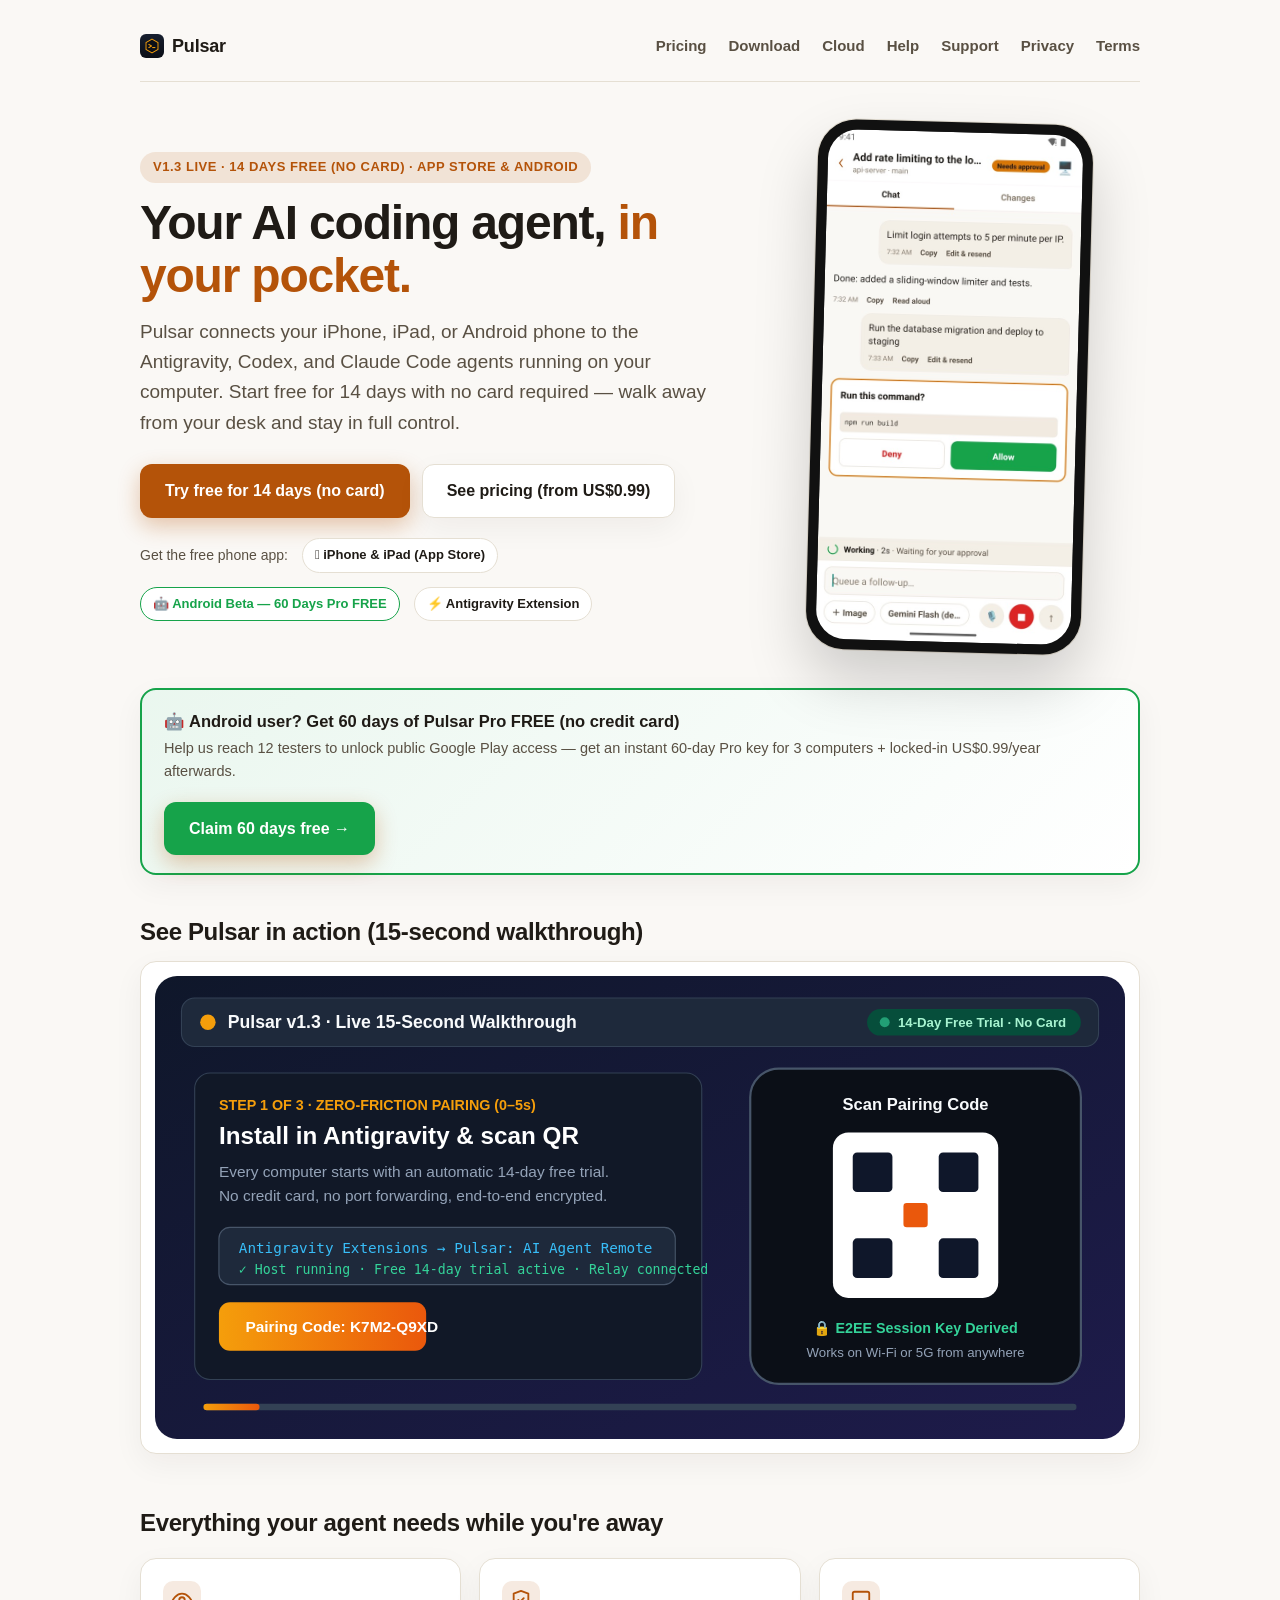
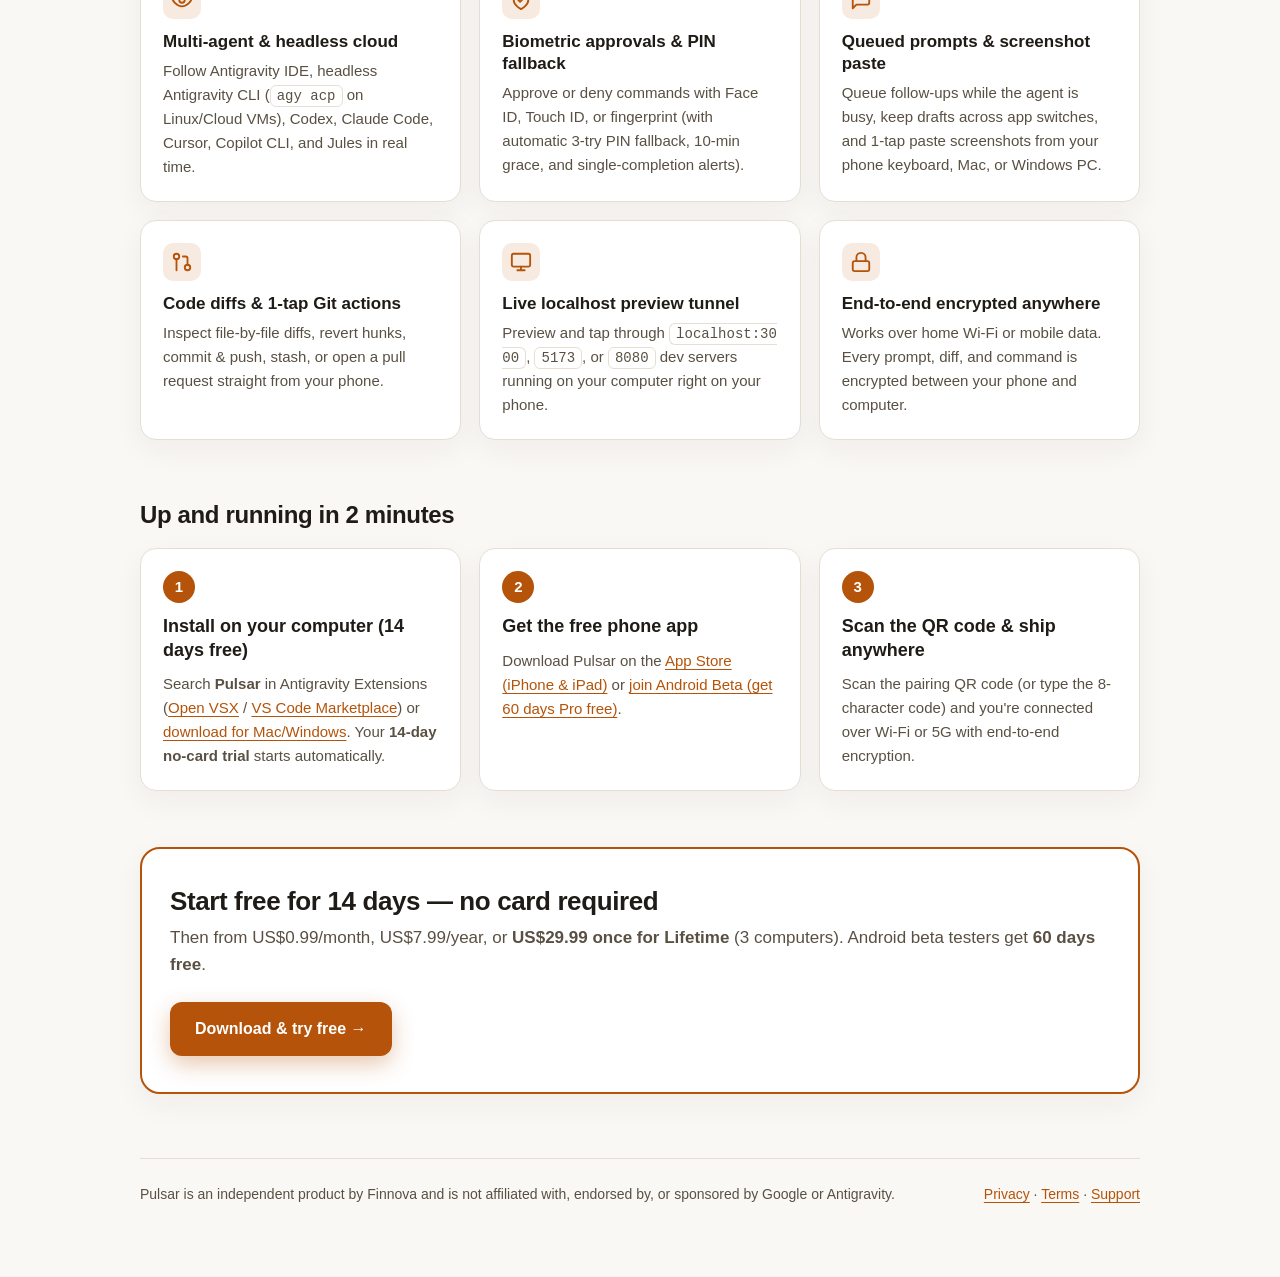
<file: index.html>
<!doctype html>
<html lang="en"><head><meta charset="utf-8"><meta name="viewport" content="width=device-width,initial-scale=1">
<title>Pulsar — Control Your AI Coding Agent From Your Phone</title>
<meta name="description" content="Control the Antigravity, Codex, and Claude Code agents on your computer from your iPhone, iPad, or Android phone. Free for 90 days.">
<link rel="icon" href="/favicon.png"><link rel="apple-touch-icon" href="/apple-touch-icon.png"><link rel="stylesheet" href="/style.css">
<style>
.hero{display:grid;grid-template-columns:1.2fr .8fr;gap:48px;align-items:center;margin:12px 0 64px}
.hl{color:var(--accent)}
.lead{font-size:19px;color:var(--muted);margin:0 0 26px;max-width:34em}
.hero-actions{display:flex;gap:12px;flex-wrap:wrap;align-items:center}
.store-strip{display:flex;gap:14px;flex-wrap:wrap;align-items:center;margin-top:20px;font-size:14px;color:var(--muted)}
.store-pill{display:inline-flex;align-items:center;gap:6px;padding:6px 12px;border-radius:999px;background:var(--surface);border:1px solid var(--border);color:var(--text);text-decoration:none;font-weight:600;font-size:13px}
.store-pill:hover{border-color:var(--accent);color:var(--accent)}
.phone{justify-self:center;padding:10px;background:#111;border-radius:38px;box-shadow:0 30px 60px rgba(0,0,0,.18),0 0 0 1px var(--border);transform:rotate(1.5deg)}
.phone img{display:block;width:255px;height:auto;border-radius:30px}
.features{display:grid;grid-template-columns:repeat(3,1fr);gap:18px;margin:20px 0 60px}
.feature{background:var(--surface);border:1px solid var(--border);border-radius:16px;padding:22px;box-shadow:var(--shadow)}
.feature-icon{width:38px;height:38px;border-radius:10px;background:color-mix(in srgb,var(--accent) 12%,transparent);display:grid;place-items:center;margin-bottom:12px}
.feature-icon svg{width:22px;height:22px;fill:none;stroke:var(--accent);stroke-width:2;stroke-linecap:round;stroke-linejoin:round}
.feature h3{margin:0 0 6px;font-size:17px}
.feature p{margin:0;font-size:15px;color:var(--muted)}
.steps-grid{display:grid;grid-template-columns:repeat(3,1fr);gap:18px;margin:18px 0 56px}
.step-card{background:var(--surface);border:1px solid var(--border);border-radius:16px;padding:22px;box-shadow:var(--shadow);display:flex;flex-direction:column;gap:8px}
.step-num{width:32px;height:32px;border-radius:50%;background:var(--accent);color:#fff;font-weight:800;font-size:15px;display:grid;place-items:center}
.step-card h3{margin:4px 0 2px}
.step-card p{margin:0;font-size:15px;color:var(--muted)}
.cta-banner{background:var(--surface);border:2px solid var(--accent);border-radius:20px;padding:36px 28px;display:flex;justify-content:space-between;align-items:center;gap:24px;flex-wrap:wrap;box-shadow:var(--shadow)}
.cta-banner h2{margin:0 0 6px;font-size:26px}
.cta-banner p{margin:0;color:var(--muted)}
@media (max-width:860px){
  .hero{grid-template-columns:1fr;text-align:center;gap:32px}
  .lead{margin-left:auto;margin-right:auto}
  .hero-actions,.store-strip{justify-content:center}
  .phone{transform:none}
  .features,.steps-grid{grid-template-columns:1fr}
  .cta-banner{text-align:center;justify-content:center}
}
</style></head><body><main>
<nav><a class="brand" href="/"><img src="/logo.png" alt="" width="24" height="24">Pulsar</a><a href="/pricing">Pricing</a><a href="/download">Download</a><a href="/cloud">Cloud</a><a href="/help">Help</a><a href="/support">Support</a><a href="/privacy">Privacy</a><a href="/terms">Terms</a></nav>

<section class="hero">
  <div>
    <span class="eyebrow">v1.3 Live · 14 Days Free (No Card) · App Store &amp; Android</span>
    <h1>Your AI coding agent, <span class="hl">in your pocket.</span></h1>
    <p class="lead">Pulsar connects your iPhone, iPad, or Android phone to the Antigravity, Codex, and Claude Code agents running on your computer. Start free for 14 days with no card required — walk away from your desk and stay in full control.</p>
    <div class="hero-actions">
      <a class="btn" href="/download">Try free for 14 days (no card)</a>
      <a class="btn btn-outline" href="/pricing">See pricing (from US$0.99)</a>
    </div>
    <div class="store-strip">
      <span>Get the free phone app:</span>
      <a class="store-pill" href="https://apps.apple.com/au/app/pulsar-ai-agent-remote/id6824424776"> iPhone &amp; iPad (App Store)</a>
      <a class="store-pill" href="/android-beta" style="border-color:#16A34A;color:#16A34A">🤖 Android Beta — 60 Days Pro FREE</a>
      <a class="store-pill" href="https://open-vsx.org/extension/RobinBakshi/agentdeck">⚡ Antigravity Extension</a>
    </div>
  </div>
  <div class="phone" aria-hidden="true">
    <picture>
      <source srcset="/phone-dark.jpg" media="(prefers-color-scheme: dark)">
      <img src="/phone-approve.jpg" alt="Pulsar mobile app showing live agent conversation and approval" width="255" height="510">
    </picture>
  </div>
</section>

<div class="card" style="border:2px solid #16A34A;background:linear-gradient(135deg,color-mix(in srgb,#16A34A 9%,var(--surface)),var(--surface));display:flex;justify-content:space-between;align-items:center;gap:18px;flex-wrap:wrap;margin:-28px 0 42px;padding:18px 22px">
  <div>
    <div style="font-weight:800;font-size:16.5px;margin-bottom:3px">🤖 Android user? Get 60 days of Pulsar Pro FREE (no credit card)</div>
    <div class="muted" style="font-size:14.5px">Help us reach 12 testers to unlock public Google Play access — get an instant 60-day Pro key for 3 computers + locked-in US$0.99/year afterwards.</div>
  </div>
  <a class="btn" href="/android-beta" style="background:#16A34A">Claim 60 days free →</a>
</div>

<h2>See Pulsar in action (15-second walkthrough)</h2>
<div class="card" style="padding:14px;margin:14px 0 54px;text-align:center">
  <img src="/demo-walkthrough.svg" alt="Pulsar 15-second animated walkthrough showing QR pairing, biometric command approval, screenshot paste, and Git diffs" style="width:100%;height:auto;border-radius:12px;display:block" width="880" height="420">
</div>

<h2>Everything your agent needs while you're away</h2>
<section class="features">
  <div class="feature">
    <div class="feature-icon"><svg viewBox="0 0 24 24"><path d="M2 12s3.5-7 10-7 10 7 10 7-3.5 7-10 7-10-7-10-7Z"/><circle cx="12" cy="12" r="3"/></svg></div>
    <h3>Multi-agent &amp; headless cloud</h3>
    <p>Follow Antigravity IDE, headless Antigravity CLI (<code>agy acp</code> on Linux/Cloud VMs), Codex, Claude Code, Cursor, Copilot CLI, and Jules in real time.</p>
  </div>
  <div class="feature">
    <div class="feature-icon"><svg viewBox="0 0 24 24"><path d="M12 22s8-4 8-10V5l-8-3-8 3v7c0 6 8 10 8 10Z"/><path d="m9 12 2 2 4-4"/></svg></div>
    <h3>Biometric approvals &amp; PIN fallback</h3>
    <p>Approve or deny commands with Face ID, Touch ID, or fingerprint (with automatic 3-try PIN fallback, 10-min grace, and single-completion alerts).</p>
  </div>
  <div class="feature">
    <div class="feature-icon"><svg viewBox="0 0 24 24"><path d="M21 15a2 2 0 0 1-2 2H7l-4 4V5a2 2 0 0 1 2-2h14a2 2 0 0 1 2 2z"/></svg></div>
    <h3>Queued prompts &amp; screenshot paste</h3>
    <p>Queue follow-ups while the agent is busy, keep drafts across app switches, and 1-tap paste screenshots from your phone keyboard, Mac, or Windows PC.</p>
  </div>
  <div class="feature">
    <div class="feature-icon"><svg viewBox="0 0 24 24"><circle cx="18" cy="18" r="3"/><circle cx="6" cy="6" r="3"/><path d="M13 6h3a2 2 0 0 1 2 2v7"/><path d="M6 9v12"/></svg></div>
    <h3>Code diffs &amp; 1-tap Git actions</h3>
    <p>Inspect file-by-file diffs, revert hunks, commit &amp; push, stash, or open a pull request straight from your phone.</p>
  </div>
  <div class="feature">
    <div class="feature-icon"><svg viewBox="0 0 24 24"><rect x="2" y="3" width="20" height="14" rx="2"/><path d="M8 21h8M12 17v4"/></svg></div>
    <h3>Live localhost preview tunnel</h3>
    <p>Preview and tap through <code>localhost:3000</code>, <code>5173</code>, or <code>8080</code> dev servers running on your computer right on your phone.</p>
  </div>
  <div class="feature">
    <div class="feature-icon"><svg viewBox="0 0 24 24"><rect x="3" y="11" width="18" height="11" rx="2"/><path d="M7 11V7a5 5 0 0 1 10 0v4"/></svg></div>
    <h3>End-to-end encrypted anywhere</h3>
    <p>Works over home Wi-Fi or mobile data. Every prompt, diff, and command is encrypted between your phone and computer.</p>
  </div>
</section>

<h2>Up and running in 2 minutes</h2>
<section class="steps-grid">
  <div class="step-card">
    <span class="step-num">1</span>
    <h3>Install on your computer (14 days free)</h3>
    <p>Search <b>Pulsar</b> in Antigravity Extensions (<a href="https://open-vsx.org/extension/RobinBakshi/agentdeck">Open VSX</a> / <a href="https://marketplace.visualstudio.com/items?itemName=RobinBakshi.pulsar-agent-remote">VS Code Marketplace</a>) or <a href="/download">download for Mac/Windows</a>. Your <b>14-day no-card trial</b> starts automatically.</p>
  </div>
  <div class="step-card">
    <span class="step-num">2</span>
    <h3>Get the free phone app</h3>
    <p>Download Pulsar on the <a href="https://apps.apple.com/au/app/pulsar-ai-agent-remote/id6824424776">App Store (iPhone &amp; iPad)</a> or <a href="/android-beta">join Android Beta (get 60 days Pro free)</a>.</p>
  </div>
  <div class="step-card">
    <span class="step-num">3</span>
    <h3>Scan the QR code &amp; ship anywhere</h3>
    <p>Scan the pairing QR code (or type the 8-character code) and you're connected over Wi-Fi or 5G with end-to-end encryption.</p>
  </div>
</section>

<section class="cta-banner">
  <div>
    <h2>Start free for 14 days — no card required</h2>
    <p>Then from US$0.99/month, US$7.99/year, or <b>US$29.99 once for Lifetime</b> (3 computers). Android beta testers get <b>60 days free</b>.</p>
  </div>
  <a class="btn" href="/download">Download &amp; try free →</a>
</section>

<footer>
  <span>Pulsar is an independent product by Finnova and is not affiliated with, endorsed by, or sponsored by Google or Antigravity.</span>
  <span><a href="/privacy">Privacy</a> · <a href="/terms">Terms</a> · <a href="/support">Support</a></span>
</footer>
</main></body></html>
</file>
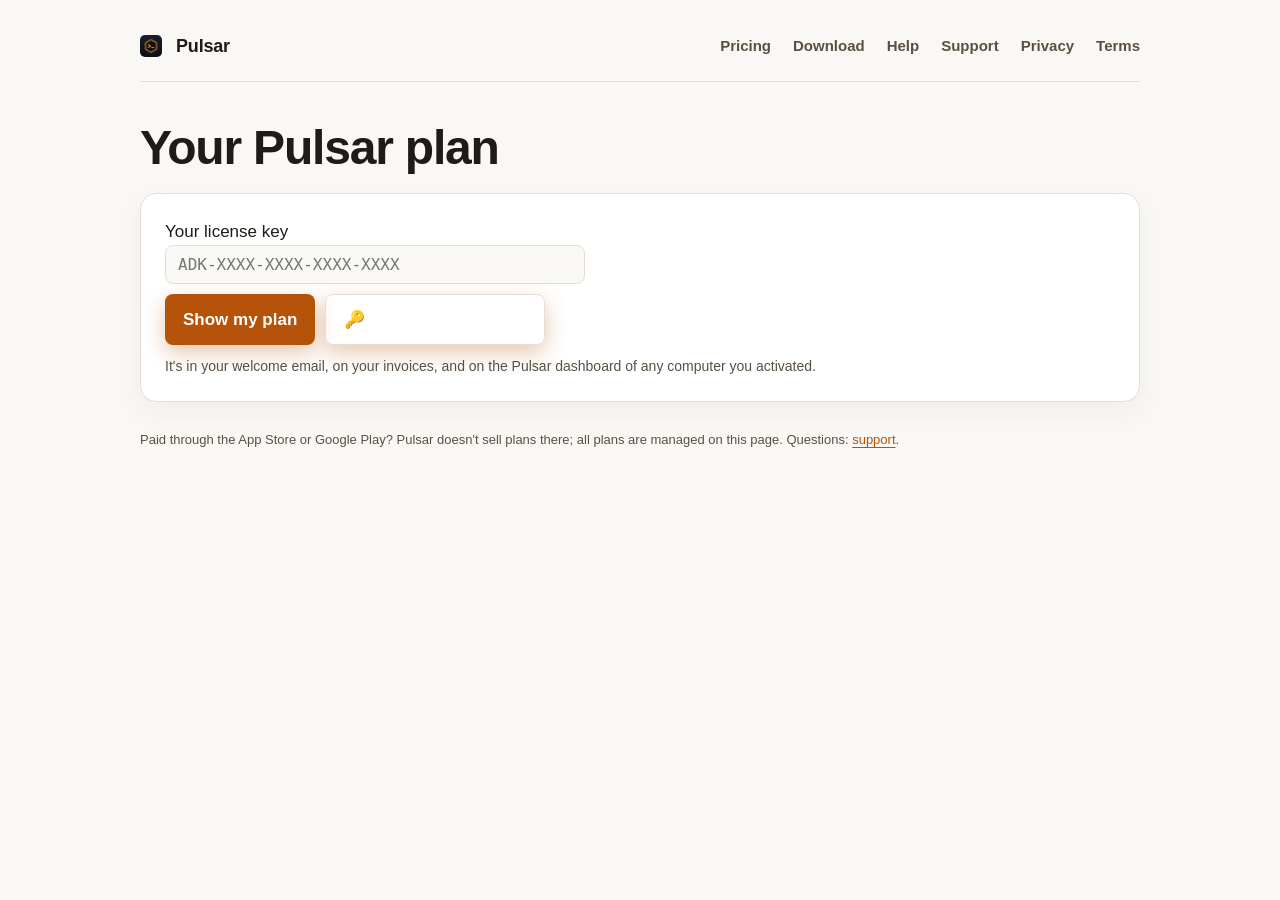
<file: account.html>
<!doctype html>
<html lang="en"><head><meta charset="utf-8"><meta name="viewport" content="width=device-width,initial-scale=1"><meta name="referrer" content="no-referrer">
<title>Your Pulsar plan</title><link rel="icon" href="/favicon.png"><link rel="apple-touch-icon" href="/apple-touch-icon.png"><link rel="stylesheet" href="/style.css"></head><body><main>
<nav><a class="brand" href="/"><img src="/logo.png" alt="" width="22" height="22" style="vertical-align:-5px;border-radius:5px;margin-right:6px">Pulsar</a><a href="/pricing">Pricing</a><a href="/download">Download</a><a href="/help">Help</a><a href="/support">Support</a><a href="/privacy">Privacy</a><a href="/terms">Terms</a></nav>
<h1>Your Pulsar plan</h1>
<p id="switched" hidden class="card" style="border-color:#16A34A"><b>You're on Pulsar Pro Lifetime.</b> Your key stays the same, and your old plan has been stopped. We'll email you before each yearly renewal.</p>

<form id="lookup" class="card" style="display:grid;gap:10px">
  <label>Your license key<br><input id="key" required placeholder="ADK-XXXX-XXXX-XXXX-XXXX" autocomplete="off" spellcheck="false" style="font:16px ui-monospace,Menlo,monospace;padding:9px 12px;border:1px solid var(--border);border-radius:8px;width:100%;max-width:420px;background:var(--bg);color:var(--text)"></label>
  <div style="display:flex;gap:10px;flex-wrap:wrap">
    <button class="btn" type="submit">Show my plan</button>
    <button class="btn ghost" type="button" id="pkLogin">🔑 Sign in with Passkey</button>
  </div>
  <p class="muted" style="margin:0;font-size:14px">It's in your welcome email, on your invoices, and on the Pulsar dashboard of any computer you activated.</p>
  <p id="err" hidden style="margin:0;color:#DC2626"></p>
  <p id="pkMsg" hidden style="margin:0;color:#16A34A;font-size:14px"></p>
</form>

<section id="summary" hidden class="card" style="display:grid;gap:8px">
  <h2 id="plan" style="margin:0"></h2>
  <p id="state" style="margin:0"></p>
  <p id="computers" class="muted" style="margin:0"></p>
  <div style="display:flex;gap:10px;flex-wrap:wrap;margin-top:6px">
    <a id="manage" class="btn" href="#">Manage billing</a>
    <button id="pkSave" type="button" class="btn ghost">🔑 Save Passkey</button>
    <button id="cancel" class="btn ghost" hidden>Cancel plan</button>
  </div>
  <p class="muted" style="margin:0;font-size:14px">Manage billing: add a card, add or remove computers, download invoices. Save a Passkey to recover your license key with Face ID / Touch ID / Windows Hello.</p>
</section>

<!-- Cancellation: what you'll lose, then two deals (each one can be skipped), then a final confirmation. -->
<section id="s-lose" class="step card" hidden>
  <h2 style="margin-top:0">Before you cancel</h2>
  <p>When your plan ends, Pulsar stops on your computers and you'll lose:</p>
  <ul><li>Live view of your agents and approvals from your phone</li><li>Notifications when an agent needs you or finishes</li><li>Remote access from anywhere, end-to-end encrypted</li></ul>
  <div class="row"><button class="btn" data-go="keep">Keep my plan</button><button class="btn ghost" data-go="next">Continue to cancel</button></div>
</section>

<section id="s-lifetime" class="step card offer" hidden>
  <p class="tag">Before you go</p>
  <h2 style="margin-top:0">Pay once, keep Pulsar for good</h2>
  <p class="price"><span id="lt-once"></span> <span class="muted">once</span> + <span id="lt-yearly"></span><span class="muted">/year</span></p>
  <ul><li>Covers up to 3 computers</li><li>Every future update included</li><li>We'll email you before each yearly renewal</li></ul>
  <div class="row"><button class="btn" id="take-lifetime">Get lifetime</button><button class="btn ghost" data-go="next">No thanks, continue to cancel</button></div>
</section>

<section id="s-yearly" class="step card offer deal" hidden>
  <p class="tag">One-time deal</p>
  <h2 style="margin-top:0">Just <span id="y-price">US$0.99</span> a year</h2>
  <p class="price"><s id="y-was" class="muted"></s> <span id="y-now"></span><span class="muted">/year</span> <span id="y-per" class="muted"></span></p>
  <p>Keep everything you have now. <b>We'll send you a notification before every renewal</b>, so it never comes as a surprise, and you can still cancel any time.</p>
  <div class="row"><button class="btn" id="take-yearly">Keep Pulsar for US$0.99/year</button><button class="btn ghost" data-go="next">No thanks, cancel my plan</button></div>
</section>

<section id="s-confirm" class="step card" hidden>
  <h2 style="margin-top:0">Confirm cancellation</h2>
  <p id="c-when"></p>
  <fieldset style="border:0;padding:0;margin:0 0 12px"><legend class="muted" style="margin-bottom:6px">Why are you leaving? (optional)</legend>
    <label><input type="radio" name="reason" value="Too expensive"> Too expensive</label><br>
    <label><input type="radio" name="reason" value="Not using it enough"> Not using it enough</label><br>
    <label><input type="radio" name="reason" value="Missing a feature"> Missing a feature</label><br>
    <label><input type="radio" name="reason" value="Something didn't work"> Something didn't work</label><br>
    <label><input type="radio" name="reason" value="Other"> Other</label>
  </fieldset>
  <textarea id="note" rows="2" maxlength="400" placeholder="Anything we could do better? (optional)" style="font:inherit;width:100%;padding:9px 12px;border:1px solid var(--border);border-radius:8px;background:var(--bg);color:var(--text)"></textarea>
  <div class="row"><button class="btn danger" id="confirm">Confirm cancellation</button><button class="btn ghost" data-go="keep">Keep my plan</button></div>
</section>

<section id="s-done" class="step card" hidden style="border-color:#16A34A">
  <h2 style="margin-top:0" id="d-title">Your plan is cancelled</h2>
  <p id="d-text"></p>
</section>

<style>
[hidden]{display:none!important}
.btn{display:inline-block;background:var(--accent);color:#fff;border:0;border-radius:8px;padding:11px 18px;font:inherit;font-weight:700;cursor:pointer;text-decoration:none;justify-self:start}
.btn.ghost{background:transparent;color:var(--text);border:1px solid var(--border);font-weight:500}
.btn.danger{background:#DC2626}.btn[disabled]{opacity:.55;cursor:wait}
.row{display:flex;gap:10px;flex-wrap:wrap;margin-top:12px}
.tag{margin:0 0 4px;font-size:13px;font-weight:700;letter-spacing:.06em;text-transform:uppercase;color:var(--accent)}
.price{font-size:26px;font-weight:800;margin:6px 0}
.offer{border-color:var(--accent);border-width:2px}
.deal{position:relative;overflow:hidden}
.deal.show{animation:pop .55s cubic-bezier(.2,1.4,.4,1)}
.deal.show::after{content:"";position:absolute;inset:0;background:linear-gradient(110deg,transparent 30%,rgba(255,255,255,.35) 50%,transparent 70%);transform:translateX(-100%);animation:shine 1.6s .4s ease-out;pointer-events:none}
.deal.show #y-price{display:inline-block;margin:0 .2em;animation:pulse 1.2s .6s ease-in-out 2}
@keyframes pop{from{opacity:0;transform:scale(.85) translateY(12px)}to{opacity:1;transform:none}}
@keyframes shine{to{transform:translateX(100%)}}
@keyframes pulse{50%{transform:scale(1.12);color:var(--accent)}}
@media (prefers-reduced-motion:reduce){.deal.show,.deal.show::after,.deal.show #y-price{animation:none}}
</style>
<script>
const BILL='https://agentdeck-billing.finnova.com.au';
const PASSKEY='https://agentdeck-passkey.finnova.com.au';
const $=(id)=>document.getElementById(id);
const b64uToBuf=(s)=>Uint8Array.from(atob(s.replace(/-/g,'+').replace(/_/g,'/')+'==='.slice((s.length+3)%4)),c=>c.charCodeAt(0));
const bufToB64u=(b)=>btoa(String.fromCharCode(...new Uint8Array(b))).replace(/\+/g,'-').replace(/\//g,'_').replace(/=+$/,'');
const usd=(c)=>'US$'+(c/100).toFixed(2);
const date=(s)=>new Date(s*1000).toLocaleDateString(undefined,{day:'numeric',month:'long',year:'numeric'});
const PLANS={trial:'Free trial',monthly:'Pulsar Pro monthly',annual:'Pulsar Pro annual',yearly:'Pulsar Pro yearly deal',lifetime:'Pulsar Pro lifetime',cloud:'Pulsar Cloud Pro'};
let key='',acc=null,steps=[];

const api=async(path,body={})=>{const r=await fetch(BILL+path,{method:'POST',body:JSON.stringify({key,...body})});const j=await r.json().catch(()=>({}));if(!r.ok)throw new Error(j.error||'Something went wrong. Please try again.');return j;};
function show(id){document.querySelectorAll('.step').forEach(s=>s.hidden=true);if(!id)return;const el=$(id);el.hidden=false;el.classList.remove('show');void el.offsetWidth;el.classList.add('show');el.scrollIntoView({behavior:'smooth',block:'start'});}

async function load(){
  $('err').hidden=true;
  try{acc=await api('/v1/account');}catch(e){$('err').textContent=e.message;$('err').hidden=false;$('summary').hidden=true;return;}
  try{localStorage.setItem('pulsar.key',key)}catch(e){}
  $('plan').textContent=PLANS[acc.plan]||'Pulsar Pro';
  const end=acc.trialEnd||acc.currentPeriodEnd;
  let st='';
  if(acc.status==='canceled')st='This plan has ended.';
  else if(acc.cancelAtPeriodEnd)st='Cancelled. Pulsar keeps working until '+date(end)+'. You won\'t be charged again.';
  else if(acc.status==='trialing')st='Free until '+date(acc.trialEnd)+'. '+(acc.hasCard?'Then it continues automatically.':'Add a card in Manage billing to keep Pulsar after that, or it simply stops with no charge.');
  else if(acc.plan==='lifetime'&&!end)st='Paid for good. Nothing to renew.';
  else if(end)st='Renews on '+date(end)+'.';
  $('state').textContent=st;
  $('computers').textContent='Covers '+acc.computers+' computer'+(acc.computers===1?'':'s')+'.';
  $('manage').href=BILL+'/portal?key='+encodeURIComponent(key);
  $('cancel').hidden=!acc.canCancel;
  $('summary').hidden=false;
  const lt=acc.offers.find(o=>o.id==='lifetime'),yr=acc.offers.find(o=>o.id==='yearly');
  steps=['s-lose',...(lt?['s-lifetime']:[]),...(yr?['s-yearly']:[]),'s-confirm'];
  if(lt){$('lt-once').textContent=usd(lt.onceCents);$('lt-yearly').textContent=usd(lt.yearlyCents);}
  if(yr){
    const n=yr.computers,now=yr.yearlyCents*n;
    $('y-price').textContent=usd(yr.yearlyCents);$('y-now').textContent=usd(now);
    $('y-per').textContent=n>1?'('+n+' computers)':'';
    const p=acc.price;const was=p&&p.cents?(p.interval==='month'?p.cents*12:p.cents)*(acc.plan==='trial'?n:1):0;
    $('y-was').textContent=was>now?usd(was):'';
  }
  $('c-when').textContent=end?'You won\'t be charged again. Pulsar keeps working until '+date(end)+'.':'You won\'t be charged again.';
}

$('lookup').addEventListener('submit',(e)=>{e.preventDefault();key=$('key').value.trim();history.replaceState(null,'','#key='+encodeURIComponent(key));load();});
$('pkLogin').onclick=(e)=>busy(e.target,async()=>{
  $('err').hidden=true;$('pkMsg').hidden=true;
  if(!window.PublicKeyCredential)throw new Error('Passkeys are not supported in this browser.');
  const opt=await fetch(PASSKEY+'/v1/passkey/login-options',{method:'POST',headers:{'Content-Type':'application/json'},body:JSON.stringify({})}).then(r=>r.json());
  const assertion=await navigator.credentials.get({publicKey:{challenge:b64uToBuf(opt.challenge),rpId:opt.rpId,userVerification:'required',timeout:60000}});
  const res=await fetch(PASSKEY+'/v1/passkey/login-verify',{method:'POST',headers:{'Content-Type':'application/json'},body:JSON.stringify({challenge:opt.challenge,credentialId:bufToB64u(assertion.rawId),authenticatorData:bufToB64u(assertion.response.authenticatorData),clientDataJSON:bufToB64u(assertion.response.clientDataJSON),signature:bufToB64u(assertion.response.signature)})}).then(r=>r.json());
  if(!res.ok)throw new Error(res.error||'Passkey sign-in failed');
  if(res.licenseKey){key=res.licenseKey;$('key').value=key;history.replaceState(null,'','#key='+encodeURIComponent(key));await load();$('pkMsg').textContent='Signed in with Passkey.';$('pkMsg').hidden=false;}
  else{$('pkMsg').textContent='Passkey verified! Enter your license key once and tap Save Passkey to link it.';$('pkMsg').hidden=false;}
});
$('pkSave').onclick=(e)=>busy(e.target,async()=>{
  $('err').hidden=true;$('pkMsg').hidden=true;
  if(!window.PublicKeyCredential)throw new Error('Passkeys are not supported in this browser.');
  const opt=await fetch(PASSKEY+'/v1/passkey/register-options',{method:'POST',headers:{'Content-Type':'application/json'},body:JSON.stringify({userId:key,email:acc&&acc.email||'',licenseKey:key,label:'Pulsar Account'})}).then(r=>r.json());
  const cred=await navigator.credentials.create({publicKey:{challenge:b64uToBuf(opt.challenge),rp:opt.rp,user:{id:b64uToBuf(opt.user.id),name:opt.user.name,displayName:opt.user.displayName},pubKeyCredParams:[{type:'public-key',alg:-7}],authenticatorSelection:{residentKey:'required',userVerification:'required'},timeout:60000,attestation:'none'}});
  const res=await fetch(PASSKEY+'/v1/passkey/register-verify',{method:'POST',headers:{'Content-Type':'application/json'},body:JSON.stringify({userId:key,email:acc&&acc.email||'',licenseKey:key,label:'Pulsar Account',challenge:opt.challenge,attestationObject:bufToB64u(cred.response.attestationObject),clientDataJSON:bufToB64u(cred.response.clientDataJSON)})}).then(r=>r.json());
  if(!res.ok)throw new Error(res.error||'Could not save Passkey');
  $('pkMsg').textContent='🔑 Passkey saved! Next time, tap "Sign in with Passkey" with Face ID / Touch ID / Windows Hello.';$('pkMsg').hidden=false;
});
$('cancel').onclick=()=>show(steps[0]);
document.addEventListener('click',(e)=>{const go=e.target.dataset&&e.target.dataset.go;if(!go)return;
  if(go==='keep'){show(null);$('summary').scrollIntoView({behavior:'smooth'});return;}
  const cur=steps.findIndex(id=>!$(id).hidden);show(steps[cur+1]);});
async function busy(btn,fn){btn.disabled=true;try{await fn();}catch(e){alert(e.message);}btn.disabled=false;}
$('take-lifetime').onclick=(e)=>busy(e.target,async()=>{const r=await api('/v1/cancel/lifetime');location.href=r.url;});
$('take-yearly').onclick=(e)=>busy(e.target,async()=>{await api('/v1/cancel/yearly');$('d-title').textContent='Done: US$0.99 a year';$('d-text').textContent='You\'re on the yearly deal. We\'ll email you before every renewal, and you can cancel any time from this page.';await load();show('s-done');});
$('confirm').onclick=(e)=>busy(e.target,async()=>{
  const r=document.querySelector('input[name=reason]:checked');const note=$('note').value.trim();
  const res=await api('/v1/cancel/confirm',{reason:[r&&r.value,note].filter(Boolean).join(': ')});
  $('d-text').textContent='You won\'t be charged again.'+(res.endsAt?' Pulsar keeps working until '+date(res.endsAt)+'.':'')+' We\'ve emailed you a confirmation. Changed your mind? You can restart from the pricing page any time.';
  await load();show('s-done');});

if(new URLSearchParams(location.search).get('switched')==='lifetime')$('switched').hidden=false;
const fromHash=new URLSearchParams(location.hash.slice(1)).get('key');
let saved='';try{saved=localStorage.getItem('pulsar.key')||''}catch(e){}
key=fromHash||saved;
if(key){$('key').value=key;load();}
</script>
<p class="muted" style="font-size:13px;margin-top:28px">Paid through the App Store or Google Play? Pulsar doesn't sell plans there; all plans are managed on this page. Questions: <a href="/support">support</a>.</p>
</main></body></html>
</file>
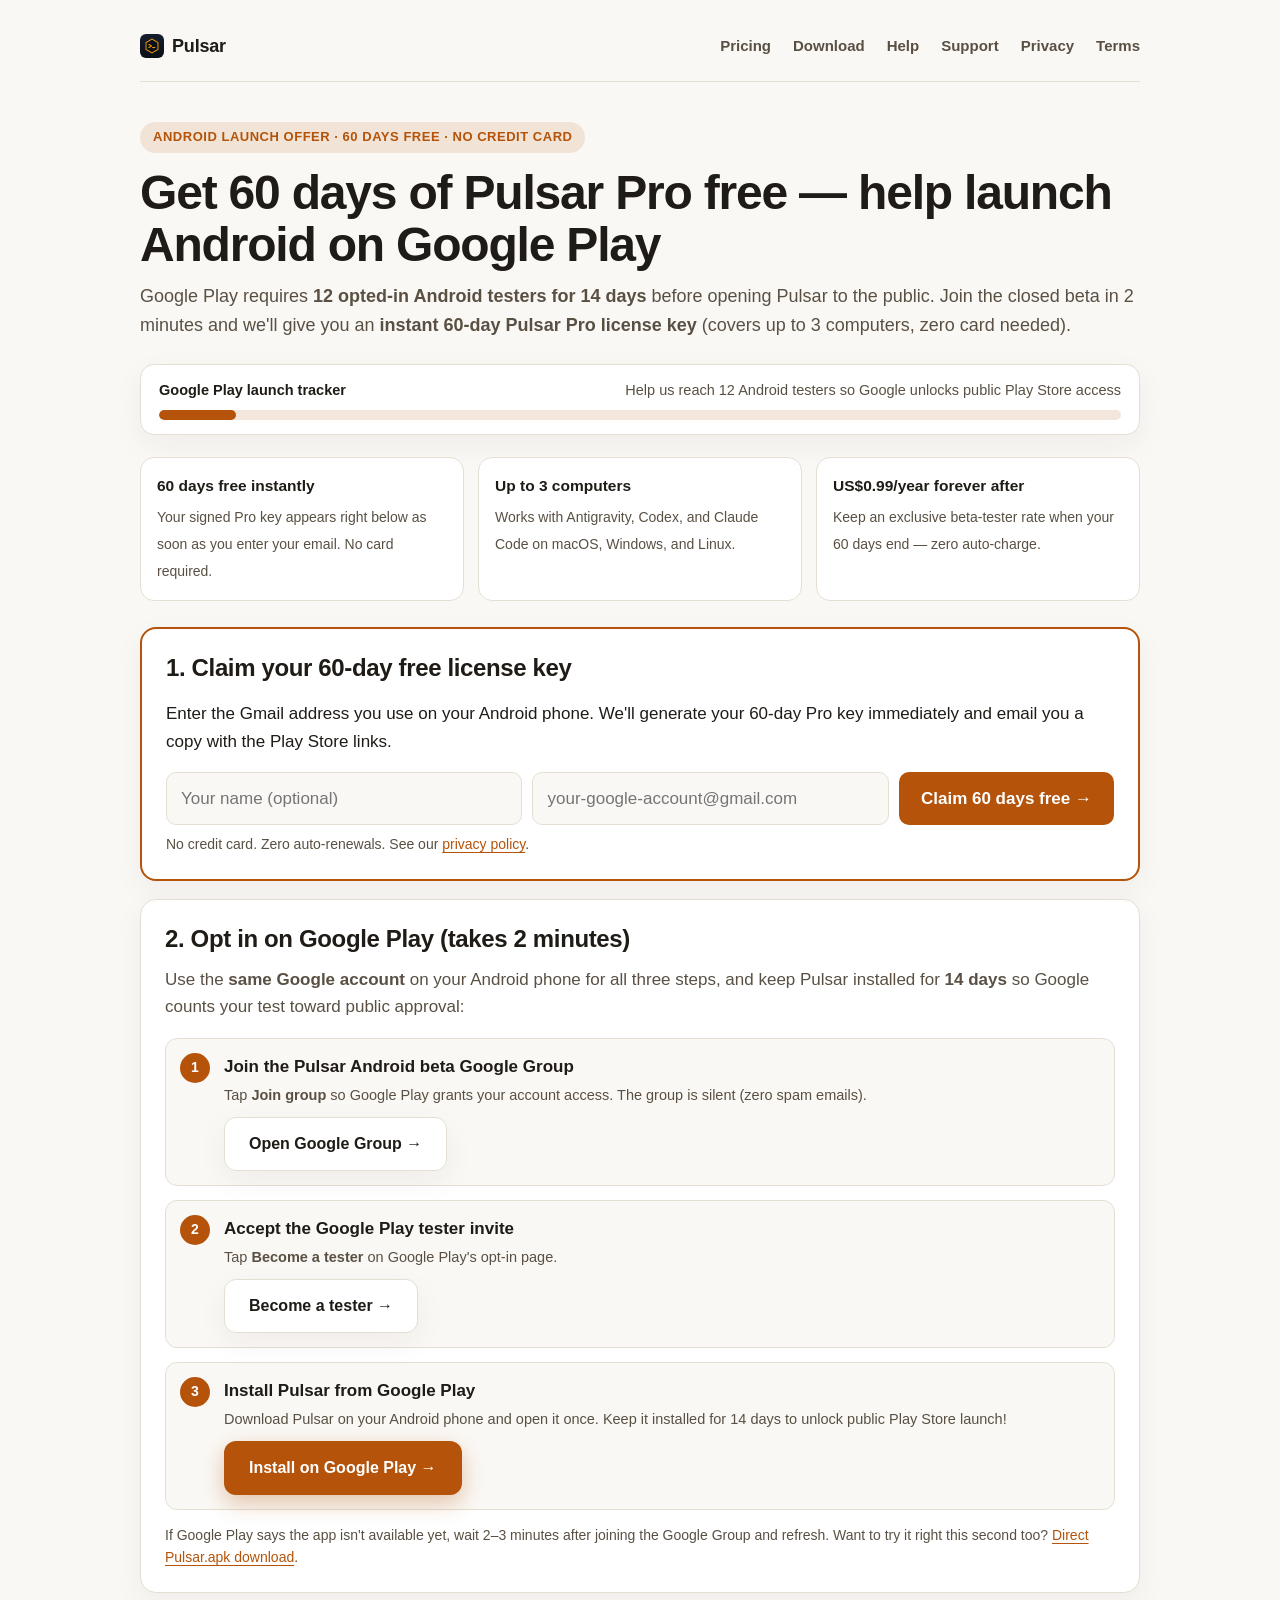
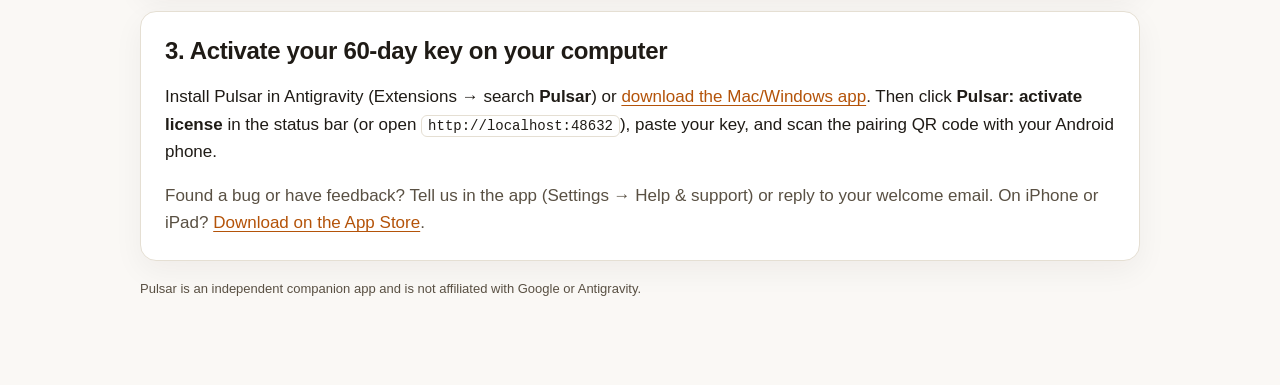
<file: android-beta.html>
<!doctype html>
<html lang="en"><head><meta charset="utf-8"><meta name="viewport" content="width=device-width,initial-scale=1">
<title>Pulsar Android Beta — Get 60 Days of Pulsar Pro Free (No Card)</title>
<meta name="description" content="Help launch Pulsar on Google Play and get 60 days of Pulsar Pro completely free (up to 3 computers, no credit card) plus a locked-in US$0.99/year beta price.">
<link rel="icon" href="/favicon.png"><link rel="apple-touch-icon" href="/apple-touch-icon.png"><link rel="stylesheet" href="/style.css">
<style>
[hidden]{display:none!important}
.beta-hero{margin-bottom:24px}
.beta-hero h1{margin-bottom:10px}
.goal-bar{background:var(--surface);border:1px solid var(--border);border-radius:14px;padding:14px 18px;margin:16px 0 22px;box-shadow:var(--shadow)}
.goal-row{display:flex;justify-content:space-between;align-items:center;gap:12px;flex-wrap:wrap;font-size:14.5px;margin-bottom:8px}
.bar-track{height:10px;border-radius:999px;background:color-mix(in srgb,var(--accent) 14%,transparent);overflow:hidden}
.bar-fill{height:100%;border-radius:999px;background:var(--accent);width:8%;transition:width .4s ease}
.perks{display:grid;grid-template-columns:repeat(3,1fr);gap:14px;margin:16px 0 26px}
.perk{background:var(--surface);border:1px solid var(--border);border-radius:14px;padding:16px}
.perk b{display:block;font-size:15.5px;margin-bottom:4px}
.perk span{font-size:14px;color:var(--muted)}
.signup{border:2px solid var(--accent)}
.signup form{display:flex;gap:10px;flex-wrap:wrap;margin:14px 0 8px}
.signup input{flex:1 1 200px;font:inherit;padding:12px 14px;border:1px solid var(--border);border-radius:10px;background:var(--bg,#fff);color:var(--text)}
.signup button[type=submit]{font:inherit;font-weight:800;border:0;background:var(--accent);color:#fff;border-radius:10px;padding:12px 22px;cursor:pointer}
.signup button[disabled]{opacity:.6;cursor:default}
.key-box{background:color-mix(in srgb,#16A34A 10%,var(--surface));border:2px solid #16A34A;border-radius:14px;padding:18px;margin:14px 0 6px}
.key-row{display:flex;align-items:center;gap:10px;flex-wrap:wrap;margin:10px 0}
.key-code{font-family:ui-monospace,SFMono-Regular,Menlo,monospace;font-size:20px;font-weight:800;letter-spacing:.04em;padding:8px 14px;border-radius:10px;background:var(--bg,#fff);border:1px solid var(--border)}
.copy-btn{font:inherit;font-weight:700;padding:9px 16px;border-radius:10px;border:0;background:#16A34A;color:#fff;cursor:pointer}
.step-list{list-style:none;padding:0;margin:14px 0 0;display:grid;gap:14px}
.step-item{display:flex;gap:14px;align-items:flex-start;padding:14px;border:1px solid var(--border);border-radius:12px;background:var(--bg,#fff)}
.step-badge{flex:0 0 30px;height:30px;border-radius:50%;background:var(--accent);color:#fff;font-weight:800;display:grid;place-items:center;font-size:14px}
.step-body{flex:1}
.step-body p{margin:4px 0 10px;font-size:14.5px}
.small{font-size:14px;margin:6px 0 0}
.note{background:color-mix(in srgb,#DC2626 10%,transparent);border-radius:10px;padding:10px 14px}
.ok{color:#16A34A;font-weight:700}
@media (max-width:760px){.perks{grid-template-columns:1fr}}
</style></head><body><main>
<nav><a class="brand" href="/"><img src="/logo.png" alt="" width="24" height="24">Pulsar</a><a href="/pricing">Pricing</a><a href="/download">Download</a><a href="/help">Help</a><a href="/support">Support</a><a href="/privacy">Privacy</a><a href="/terms">Terms</a></nav>

<section class="beta-hero">
  <span class="eyebrow">Android Launch Offer · 60 Days Free · No Credit Card</span>
  <h1>Get 60 days of Pulsar Pro free — help launch Android on Google Play</h1>
  <p class="muted" style="font-size:18px;margin:0">Google Play requires <b>12 opted-in Android testers for 14 days</b> before opening Pulsar to the public. Join the closed beta in 2 minutes and we'll give you an <b>instant 60-day Pulsar Pro license key</b> (covers up to 3 computers, zero card needed).</p>
</section>

<div class="goal-bar" aria-live="polite">
  <div class="goal-row">
    <b>Google Play launch tracker</b>
    <span id="goalText" class="muted">Help us reach 12 Android testers so Google unlocks public Play Store access</span>
  </div>
  <div class="bar-track"><div class="bar-fill" id="goalFill"></div></div>
</div>

<div class="perks">
  <div class="perk">
    <b>60 days free instantly</b>
    <span>Your signed Pro key appears right below as soon as you enter your email. No card required.</span>
  </div>
  <div class="perk">
    <b>Up to 3 computers</b>
    <span>Works with Antigravity, Codex, and Claude Code on macOS, Windows, and Linux.</span>
  </div>
  <div class="perk">
    <b>US$0.99/year forever after</b>
    <span>Keep an exclusive beta-tester rate when your 60 days end — zero auto-charge.</span>
  </div>
</div>

<div class="card signup" id="signup">
  <h2 style="margin-top:0">1. Claim your 60-day free license key</h2>
  <p>Enter the Gmail address you use on your Android phone. We'll generate your 60-day Pro key immediately and email you a copy with the Play Store links.</p>
  <p id="upgradeNote" class="note" hidden>That upgrade link isn't valid. Use the link in your latest Pulsar email, or <a href="/support">contact support</a>.</p>
  <form id="betaForm" novalidate>
    <input name="name" type="text" autocomplete="name" placeholder="Your name (optional)" aria-label="Your name" maxlength="100">
    <input name="email" type="email" autocomplete="email" placeholder="your-google-account@gmail.com" aria-label="Email address" required>
    <button type="submit">Claim 60 days free →</button>
  </form>
  <div id="keyBox" class="key-box" hidden>
    <div class="ok" id="keyHeading">Your 60-day free Pulsar Pro license key is ready!</div>
    <div class="key-row">
      <code class="key-code" id="keyValue"></code>
      <button type="button" class="copy-btn" id="copyBtn">Copy key</button>
    </div>
    <p class="small muted" id="keyMeta" style="margin:0"></p>
  </div>
  <p id="betaMsg" class="muted small" role="status" aria-live="polite">No credit card. Zero auto-renewals. See our <a href="/privacy">privacy policy</a>.</p>
</div>

<div class="card" id="steps">
  <h2 style="margin-top:0">2. Opt in on Google Play (takes 2 minutes)</h2>
  <p class="muted" style="margin-top:0">Use the <b>same Google account</b> on your Android phone for all three steps, and keep Pulsar installed for <b>14 days</b> so Google counts your test toward public approval:</p>
  <ol class="step-list">
    <li class="step-item">
      <span class="step-badge">1</span>
      <div class="step-body">
        <b>Join the Pulsar Android beta Google Group</b>
        <p class="muted">Tap <b>Join group</b> so Google Play grants your account access. The group is silent (zero spam emails).</p>
        <a class="btn btn-outline" href="https://groups.google.com/g/pulsar-android-beta" target="_blank" rel="noopener">Open Google Group →</a>
      </div>
    </li>
    <li class="step-item">
      <span class="step-badge">2</span>
      <div class="step-body">
        <b>Accept the Google Play tester invite</b>
        <p class="muted">Tap <b>Become a tester</b> on Google Play's opt-in page.</p>
        <a class="btn btn-outline" href="https://play.google.com/apps/testing/com.finnova.agentdeck" target="_blank" rel="noopener">Become a tester →</a>
      </div>
    </li>
    <li class="step-item">
      <span class="step-badge">3</span>
      <div class="step-body">
        <b>Install Pulsar from Google Play</b>
        <p class="muted">Download Pulsar on your Android phone and open it once. Keep it installed for 14 days to unlock public Play Store launch!</p>
        <a class="btn" href="https://play.google.com/store/apps/details?id=com.finnova.agentdeck" target="_blank" rel="noopener">Install on Google Play →</a>
      </div>
    </li>
  </ol>
  <p class="muted small" style="margin-top:14px">If Google Play says the app isn't available yet, wait 2–3 minutes after joining the Google Group and refresh. Want to try it right this second too? <a href="https://github.com/robinbakshi007/agentdeck-site/releases/latest/download/Pulsar.apk">Direct Pulsar.apk download</a>.</p>
</div>

<div class="card">
  <h2 style="margin-top:0">3. Activate your 60-day key on your computer</h2>
  <p>Install Pulsar in Antigravity (Extensions → search <b>Pulsar</b>) or <a href="/download">download the Mac/Windows app</a>. Then click <b>Pulsar: activate license</b> in the status bar (or open <code>http://localhost:48632</code>), paste your key, and scan the pairing QR code with your Android phone.</p>
  <p class="muted" style="margin-bottom:0">Found a bug or have feedback? Tell us in the app (Settings → Help &amp; support) or reply to your welcome email. On iPhone or iPad? <a href="https://apps.apple.com/au/app/pulsar-ai-agent-remote/id6824424776">Download on the App Store</a>.</p>
</div>

<script>
const BILL='https://agentdeck-billing.finnova.com.au';
const $=(x)=>document.getElementById(x);
if(new URLSearchParams(location.search).get('upgrade')==='invalid')$('upgradeNote').hidden=false;

function updateGoal(joined,goal){
  const g=goal||12,n=Math.max(0,joined||0),pct=Math.min(100,Math.max(8,Math.round((n/g)*100)));
  $('goalFill').style.width=pct+'%';
  const left=Math.max(0,g-n);
  $('goalText').innerHTML=left>0
    ? '<b>'+n+' of '+g+' testers joined</b> — '+left+' more needed for Google Play public launch'
    : '<b>'+n+' testers joined!</b> Beta spots are still open for 60 days free.';
}

fetch(BILL+'/v1/pricing').then(r=>r.json()).then(p=>{
  if(p.beta){
    updateGoal(p.beta.joined,p.beta.goal);
    if(!p.beta.open){
      $('betaForm').hidden=true;
      $('betaMsg').textContent='The free beta is full right now. You can still install Pulsar on the download page or view pricing.';
    }
  }
}).catch(()=>{});

$('copyBtn').addEventListener('click',()=>{
  const k=$('keyValue').textContent;
  navigator.clipboard?.writeText(k).then(()=>{$('copyBtn').textContent='Copied!';setTimeout(()=>{$('copyBtn').textContent='Copy key';},2000);}).catch(()=>{});
});

$('betaForm').addEventListener('submit',async(e)=>{
  e.preventDefault();const f=e.target,btn=f.querySelector('button'),email=f.email.value.trim();
  if(!/^[^\s@]+@[^\s@]+\.[^\s@]+$/.test(email)){$('betaMsg').textContent='Please enter a valid email address.';f.email.focus();return;}
  btn.disabled=true;btn.textContent='Generating your 60-day key…';
  try{
    const r=await fetch(BILL+'/v1/beta',{method:'POST',headers:{'Content-Type':'application/json'},body:JSON.stringify({email,name:f.elements.name.value.trim(),platform:'android'})});
    const j=await r.json();
    if(!r.ok)throw new Error(j.error||'Something went wrong');
    f.hidden=true;
    if(typeof j.joined==='number')updateGoal(j.joined,j.goal||12);
    if(j.key){
      $('keyValue').textContent=j.key;
      const exp=j.expiresAt?new Date(j.expiresAt*1000).toLocaleDateString('en-AU',{day:'numeric',month:'long',year:'numeric'}):'60 days from today';
      $('keyHeading').textContent=j.already?'Welcome back — here is your 60-day free Pulsar Pro key:':'You\'re in! Here is your 60-day free Pulsar Pro key:';
      $('keyMeta').textContent='Free on up to 3 computers until '+exp+'. We also emailed this key + the Google Play links to '+email+'.';
      $('keyBox').hidden=false;
    }
    $('betaMsg').innerHTML='<span class="ok">Now complete the 3 Google Play steps below on your Android phone</span> (takes 2 minutes).';
    $('steps').scrollIntoView({behavior:'smooth',block:'start'});
  }catch(err){
    $('betaMsg').textContent=err.message+'. Please try again, or email support@finnova.com.au.';
    btn.disabled=false;btn.textContent='Claim 60 days free →';
  }
});
</script>
<p class="muted" style="font-size:13px">Pulsar is an independent companion app and is not affiliated with Google or Antigravity.</p>
</main></body></html>
</file>
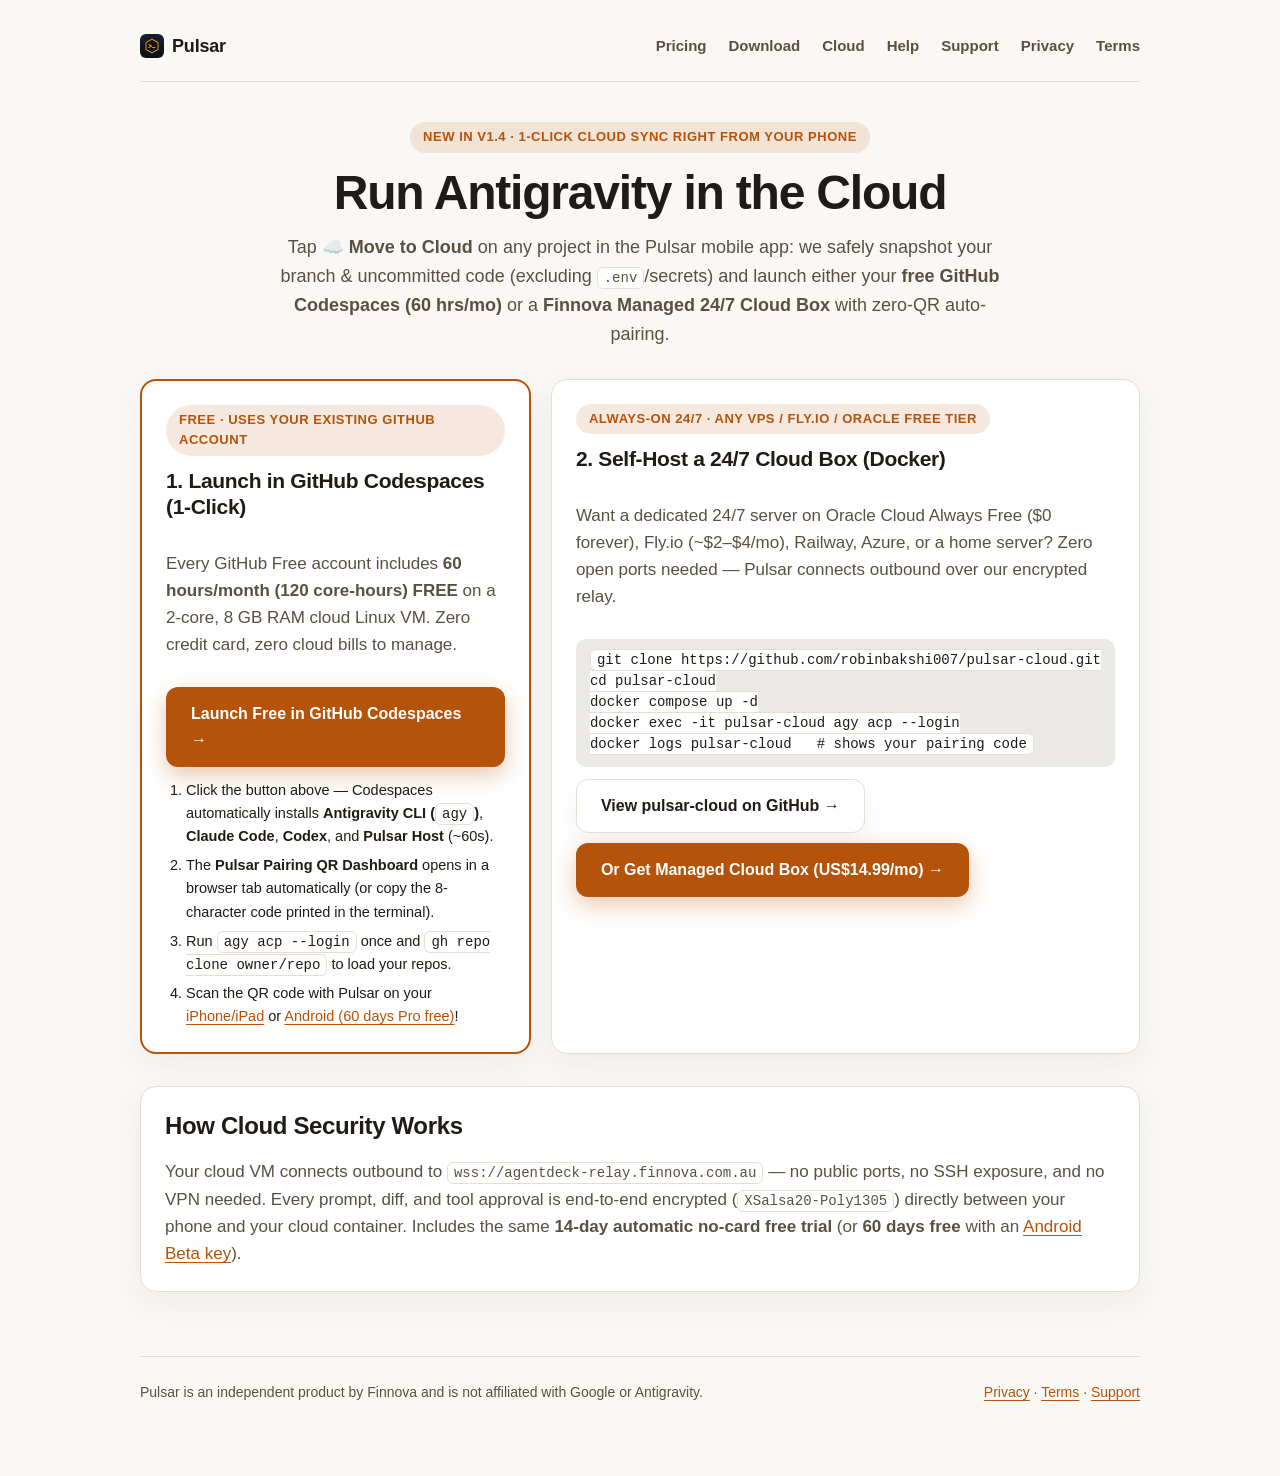
<file: cloud.html>
<!doctype html>
<html lang="en"><head><meta charset="utf-8"><meta name="viewport" content="width=device-width,initial-scale=1">
<title>Pulsar Cloud — Run Antigravity, Claude Code &amp; Codex in the Cloud</title>
<meta name="description" content="Run Antigravity CLI, Claude Code, and Codex on a cloud Linux VM (free with your GitHub Codespaces or 24/7 on Docker/Fly.io) and control them from your iPhone or Android with Pulsar.">
<link rel="icon" href="/favicon.png"><link rel="apple-touch-icon" href="/apple-touch-icon.png"><link rel="stylesheet" href="/style.css">
<style>
.cloud-hero{max-width:740px;margin:0 auto 30px;text-align:center}
.cloud-hero p{font-size:18px;margin:0}
.cloud-grid{display:grid;grid-template-columns:1fr 1fr;gap:20px;margin:20px 0 32px}
.cloud-card{margin:0;display:flex;flex-direction:column;gap:12px}
.cloud-card.featured{border:2px solid var(--accent)}
.cloud-card h2{margin:0;font-size:21px}
.cloud-card pre{margin:0;padding:12px 14px;border-radius:10px;background:color-mix(in srgb,var(--text) 7%,var(--bg,#fff));font-size:13px;overflow-x:auto}
.cloud-card .btn{align-self:flex-start}
@media (max-width:860px){.cloud-grid{grid-template-columns:1fr}}
</style></head><body><main>
<nav><a class="brand" href="/"><img src="/logo.png" alt="" width="24" height="24">Pulsar</a><a href="/pricing">Pricing</a><a href="/download">Download</a><a href="/cloud">Cloud</a><a href="/help">Help</a><a href="/support">Support</a><a href="/privacy">Privacy</a><a href="/terms">Terms</a></nav>

<section class="cloud-hero">
  <span class="eyebrow">New in v1.4 · 1-Click Cloud Sync Right From Your Phone</span>
  <h1>Run Antigravity in the Cloud</h1>
  <p class="muted">Tap <b>☁️ Move to Cloud</b> on any project in the Pulsar mobile app: we safely snapshot your branch &amp; uncommitted code (excluding <code>.env</code>/secrets) and launch either your <b>free GitHub Codespaces (60 hrs/mo)</b> or a <b>Finnova Managed 24/7 Cloud Box</b> with zero-QR auto-pairing.</p>
</section>

<div class="cloud-grid">
  <div class="card cloud-card featured">
    <span class="eyebrow" style="align-self:flex-start;margin:0">Free · Uses Your Existing GitHub Account</span>
    <h2>1. Launch in GitHub Codespaces (1-Click)</h2>
    <p class="muted">Every GitHub Free account includes <b>60 hours/month (120 core-hours) FREE</b> on a 2-core, 8 GB RAM cloud Linux VM. Zero credit card, zero cloud bills to manage.</p>
    <a class="btn" href="https://codespaces.new/robinbakshi007/pulsar-cloud?quickstart=1" target="_blank" rel="noopener">Launch Free in GitHub Codespaces →</a>
    <ol class="muted" style="padding-left:20px;margin:0;display:grid;gap:6px;font-size:14.5px">
      <li>Click the button above — Codespaces automatically installs <b>Antigravity CLI (<code>agy</code>)</b>, <b>Claude Code</b>, <b>Codex</b>, and <b>Pulsar Host</b> (~60s).</li>
      <li>The <b>Pulsar Pairing QR Dashboard</b> opens in a browser tab automatically (or copy the 8-character code printed in the terminal).</li>
      <li>Run <code>agy acp --login</code> once and <code>gh repo clone owner/repo</code> to load your repos.</li>
      <li>Scan the QR code with Pulsar on your <a href="https://apps.apple.com/au/app/pulsar-ai-agent-remote/id6824424776">iPhone/iPad</a> or <a href="/android-beta">Android (60 days Pro free)</a>!</li>
    </ol>
  </div>

  <div class="card cloud-card">
    <span class="eyebrow" style="align-self:flex-start;margin:0">Always-On 24/7 · Any VPS / Fly.io / Oracle Free Tier</span>
    <h2>2. Self-Host a 24/7 Cloud Box (Docker)</h2>
    <p class="muted">Want a dedicated 24/7 server on Oracle Cloud Always Free ($0 forever), Fly.io (~$2–$4/mo), Railway, Azure, or a home server? Zero open ports needed — Pulsar connects outbound over our encrypted relay.</p>
    <pre><code>git clone https://github.com/robinbakshi007/pulsar-cloud.git
cd pulsar-cloud
docker compose up -d
docker exec -it pulsar-cloud agy acp --login
docker logs pulsar-cloud   # shows your pairing code</code></pre>
    <div style="display:flex;gap:10px;flex-wrap:wrap">
      <a class="btn btn-outline" href="https://github.com/robinbakshi007/pulsar-cloud" target="_blank" rel="noopener">View pulsar-cloud on GitHub →</a>
      <a class="btn" href="https://agentdeck-billing.finnova.com.au/checkout?plan=cloud">Or Get Managed Cloud Box (US$14.99/mo) →</a>
    </div>
  </div>
</div>

<div class="card">
  <h2 style="margin-top:0">How Cloud Security Works</h2>
  <p class="muted" style="margin-bottom:0">Your cloud VM connects outbound to <code>wss://agentdeck-relay.finnova.com.au</code> — no public ports, no SSH exposure, and no VPN needed. Every prompt, diff, and tool approval is end-to-end encrypted (<code>XSalsa20-Poly1305</code>) directly between your phone and your cloud container. Includes the same <b>14-day automatic no-card free trial</b> (or <b>60 days free</b> with an <a href="/android-beta">Android Beta key</a>).</p>
</div>

<footer>
  <span>Pulsar is an independent product by Finnova and is not affiliated with Google or Antigravity.</span>
  <span><a href="/privacy">Privacy</a> · <a href="/terms">Terms</a> · <a href="/support">Support</a></span>
</footer>
</main></body></html>
</file>
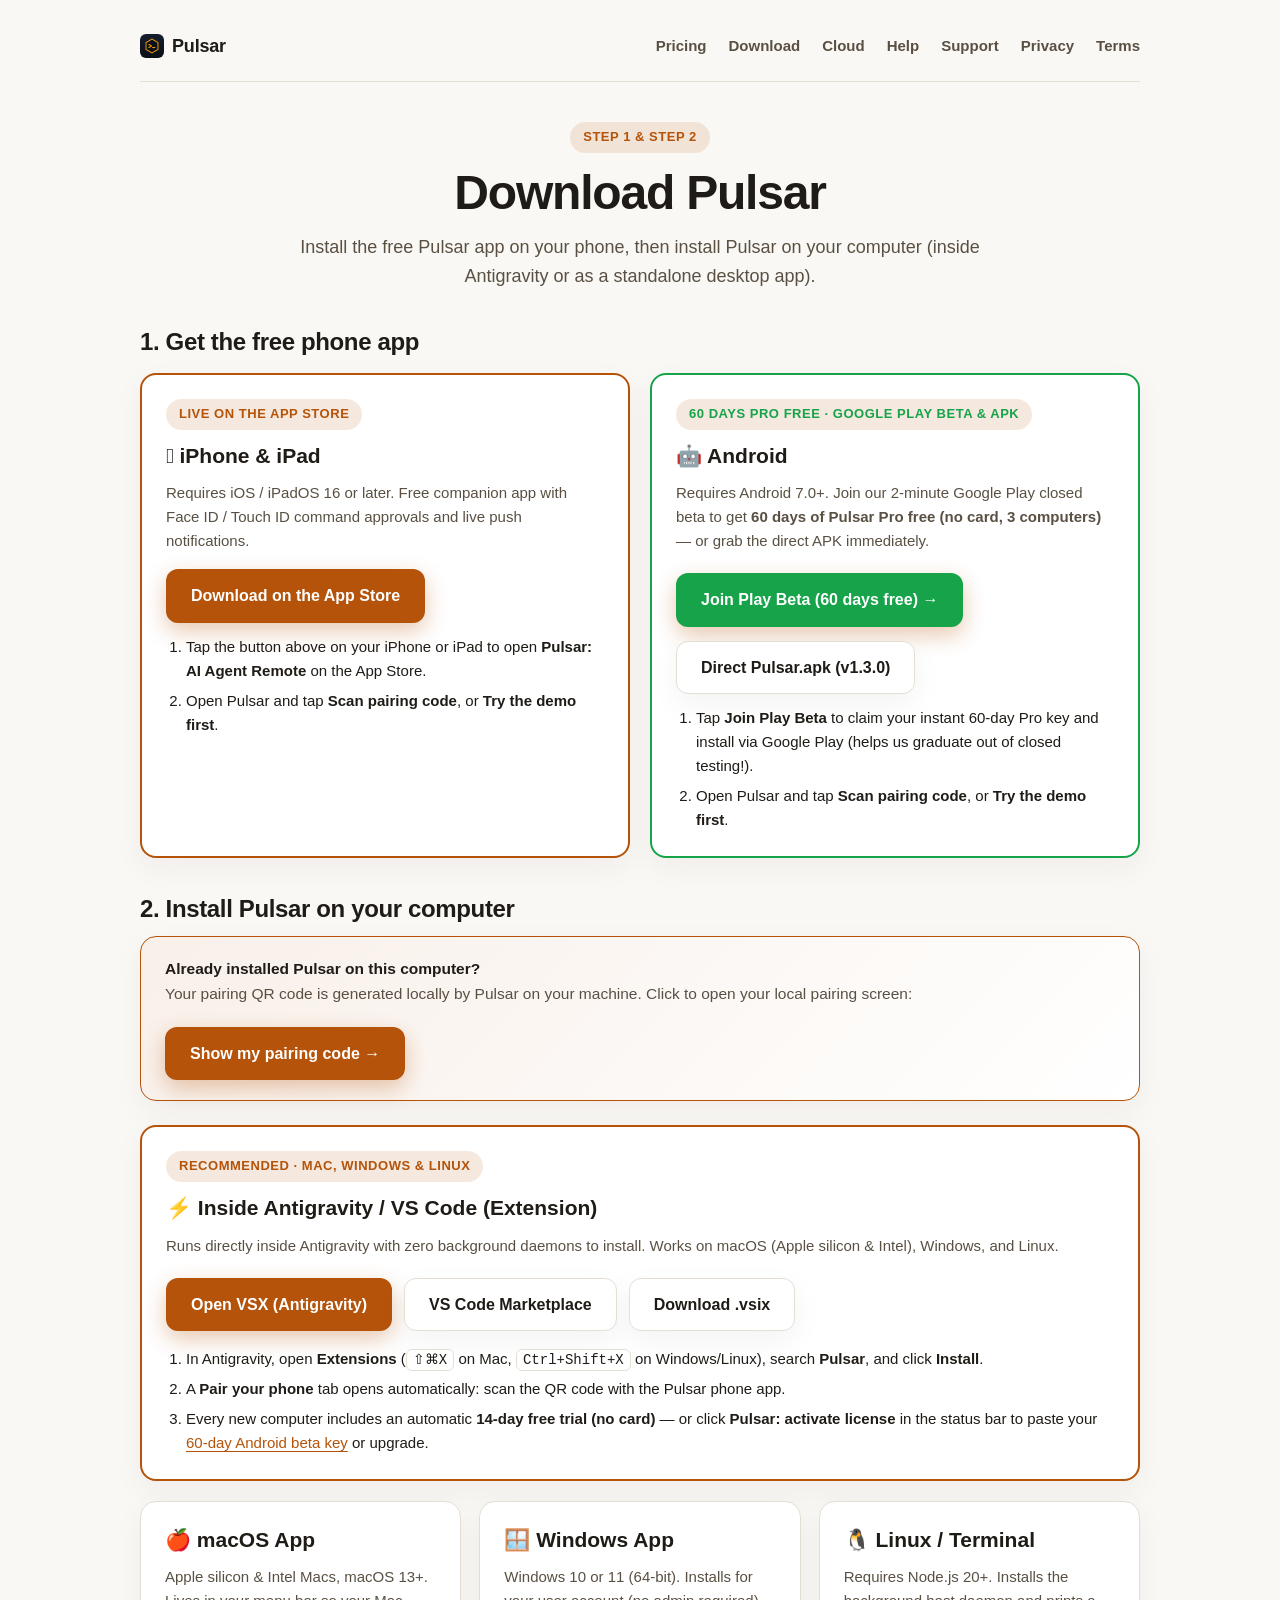
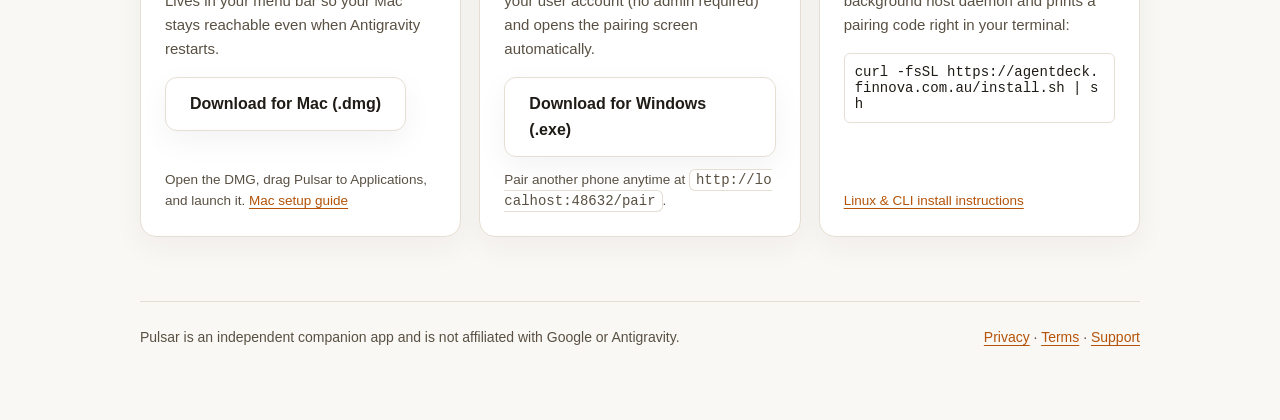
<file: download.html>
<!doctype html>
<html lang="en"><head><meta charset="utf-8"><meta name="viewport" content="width=device-width,initial-scale=1">
<title>Download Pulsar — iOS, Android, Antigravity, Mac &amp; Windows</title>
<meta name="description" content="Download Pulsar for iPhone & iPad on the App Store, Android APK, the Antigravity extension, or the Mac, Windows, and Linux host.">
<link rel="icon" href="/favicon.png"><link rel="apple-touch-icon" href="/apple-touch-icon.png"><link rel="stylesheet" href="/style.css">
<style>
.dl-header{text-align:center;max-width:680px;margin:0 auto 32px}
.dl-header p{font-size:18px;margin:0}
.dl-grid{display:grid;grid-template-columns:1fr 1fr;gap:20px;margin:16px 0 36px}
.dl-card{margin:0;display:flex;flex-direction:column;gap:12px}
.dl-card.featured{border:2px solid var(--accent)}
.dl-card h3{font-size:21px;margin:0;display:flex;align-items:center;gap:8px}
.dl-card p,.dl-card ol{margin:0;font-size:15px}
.dl-card ol{padding-left:20px;display:grid;gap:6px}
.dl-card .btn{align-self:flex-start;margin-top:4px}
.pair-banner{
  background:linear-gradient(135deg,color-mix(in srgb,var(--accent) 9%,var(--surface)),var(--surface));
  border:1px solid var(--accent);
  border-radius:16px;
  padding:20px 24px;
  display:flex;
  justify-content:space-between;
  align-items:center;
  gap:20px;
  flex-wrap:wrap;
  margin-bottom:24px;
  box-shadow:var(--shadow);
}
.pair-banner p{margin:0;font-size:15.5px}
.desktop-grid{display:grid;grid-template-columns:repeat(3,1fr);gap:18px;margin:18px 0 36px}
@media (max-width:860px){
  .dl-grid,.desktop-grid{grid-template-columns:1fr}
  .pair-banner{text-align:center;justify-content:center}
}
</style></head><body><main>
<nav><a class="brand" href="/"><img src="/logo.png" alt="" width="24" height="24">Pulsar</a><a href="/pricing">Pricing</a><a href="/download">Download</a><a href="/cloud">Cloud</a><a href="/help">Help</a><a href="/support">Support</a><a href="/privacy">Privacy</a><a href="/terms">Terms</a></nav>

<div class="dl-header">
  <span class="eyebrow">Step 1 &amp; Step 2</span>
  <h1>Download Pulsar</h1>
  <p class="muted">Install the free Pulsar app on your phone, then install Pulsar on your computer (inside Antigravity or as a standalone desktop app).</p>
</div>

<h2>1. Get the free phone app</h2>
<div class="dl-grid" id="phone">
  <div class="card dl-card featured" id="iphone">
    <span class="eyebrow" style="align-self:flex-start;margin:0">Live on the App Store</span>
    <h3> iPhone &amp; iPad</h3>
    <p class="muted">Requires iOS / iPadOS 16 or later. Free companion app with Face ID / Touch ID command approvals and live push notifications.</p>
    <a class="btn" href="https://apps.apple.com/au/app/pulsar-ai-agent-remote/id6824424776">Download on the App Store</a>
    <ol class="muted">
      <li>Tap the button above on your iPhone or iPad to open <b>Pulsar: AI Agent Remote</b> on the App Store.</li>
      <li>Open Pulsar and tap <b>Scan pairing code</b>, or <b>Try the demo first</b>.</li>
    </ol>
  </div>

  <div class="card dl-card" id="android" style="border:2px solid #16A34A">
    <span class="eyebrow" style="align-self:flex-start;margin:0;color:#16A34A">60 Days Pro FREE · Google Play Beta &amp; APK</span>
    <h3>🤖 Android</h3>
    <p class="muted">Requires Android 7.0+. Join our 2-minute Google Play closed beta to get <b>60 days of Pulsar Pro free (no card, 3 computers)</b> — or grab the direct APK immediately.</p>
    <div style="display:flex;gap:10px;flex-wrap:wrap;margin-top:4px">
      <a class="btn" href="/android-beta" style="background:#16A34A">Join Play Beta (60 days free) →</a>
      <a class="btn btn-outline" href="https://github.com/robinbakshi007/agentdeck-site/releases/latest/download/Pulsar.apk">Direct Pulsar.apk (v1.3.0)</a>
    </div>
    <ol class="muted">
      <li>Tap <b>Join Play Beta</b> to claim your instant 60-day Pro key and install via Google Play (helps us graduate out of closed testing!).</li>
      <li>Open Pulsar and tap <b>Scan pairing code</b>, or <b>Try the demo first</b>.</li>
    </ol>
  </div>
</div>

<h2>2. Install Pulsar on your computer</h2>

<div class="pair-banner">
  <div>
    <p><b>Already installed Pulsar on this computer?</b></p>
    <p class="muted">Your pairing QR code is generated locally by Pulsar on your machine. Click to open your local pairing screen:</p>
  </div>
  <a class="btn" href="http://localhost:48632/pair">Show my pairing code →</a>
</div>

<div class="card dl-card featured" id="antigravity" style="margin-bottom:20px">
  <span class="eyebrow" style="align-self:flex-start;margin:0">Recommended · Mac, Windows &amp; Linux</span>
  <h3>⚡ Inside Antigravity / VS Code (Extension)</h3>
  <p class="muted">Runs directly inside Antigravity with zero background daemons to install. Works on macOS (Apple silicon &amp; Intel), Windows, and Linux.</p>
  <div style="display:flex;gap:12px;flex-wrap:wrap;margin:4px 0">
    <a class="btn" href="https://open-vsx.org/extension/RobinBakshi/agentdeck">Open VSX (Antigravity)</a>
    <a class="btn btn-outline" href="https://marketplace.visualstudio.com/items?itemName=RobinBakshi.pulsar-agent-remote">VS Code Marketplace</a>
    <a class="btn btn-outline" href="https://github.com/robinbakshi007/agentdeck-site/releases/latest/download/pulsar-antigravity.vsix">Download .vsix</a>
  </div>
  <ol class="muted">
    <li>In Antigravity, open <b>Extensions</b> (<code>⇧⌘X</code> on Mac, <code>Ctrl+Shift+X</code> on Windows/Linux), search <b>Pulsar</b>, and click <b>Install</b>.</li>
    <li>A <b>Pair your phone</b> tab opens automatically: scan the QR code with the Pulsar phone app.</li>
    <li>Every new computer includes an automatic <b>14-day free trial (no card)</b> — or click <b>Pulsar: activate license</b> in the status bar to paste your <a href="/android-beta">60-day Android beta key</a> or upgrade.</li>
  </ol>
</div>

<div class="desktop-grid">
  <div class="card dl-card" id="mac">
    <h3>🍎 macOS App</h3>
    <p class="muted">Apple silicon &amp; Intel Macs, macOS 13+. Lives in your menu bar so your Mac stays reachable even when Antigravity restarts.</p>
    <a class="btn btn-outline" href="https://github.com/robinbakshi007/agentdeck-site/releases/latest/download/Pulsar.dmg">Download for Mac (.dmg)</a>
    <p class="muted" style="font-size:13.5px;margin-top:auto">Open the DMG, drag Pulsar to Applications, and launch it. <a href="/mac">Mac setup guide</a></p>
  </div>

  <div class="card dl-card" id="windows">
    <h3>🪟 Windows App</h3>
    <p class="muted">Windows 10 or 11 (64-bit). Installs for your user account (no admin required) and opens the pairing screen automatically.</p>
    <a class="btn btn-outline" href="https://github.com/robinbakshi007/agentdeck-site/releases/latest/download/Pulsar.exe">Download for Windows (.exe)</a>
    <p class="muted" style="font-size:13.5px;margin-top:auto">Pair another phone anytime at <code>http://localhost:48632/pair</code>.</p>
  </div>

  <div class="card dl-card" id="linux">
    <h3>🐧 Linux / Terminal</h3>
    <p class="muted">Requires Node.js 20+. Installs the background host daemon and prints a pairing code right in your terminal:</p>
    <code style="padding:10px;display:block;margin:4px 0">curl -fsSL https://agentdeck.finnova.com.au/install.sh | sh</code>
    <p class="muted" style="font-size:13.5px;margin-top:auto"><a href="/install">Linux &amp; CLI install instructions</a></p>
  </div>
</div>

<footer>
  <span>Pulsar is an independent companion app and is not affiliated with Google or Antigravity.</span>
  <span><a href="/privacy">Privacy</a> · <a href="/terms">Terms</a> · <a href="/support">Support</a></span>
</footer>
</main></body></html>
</file>
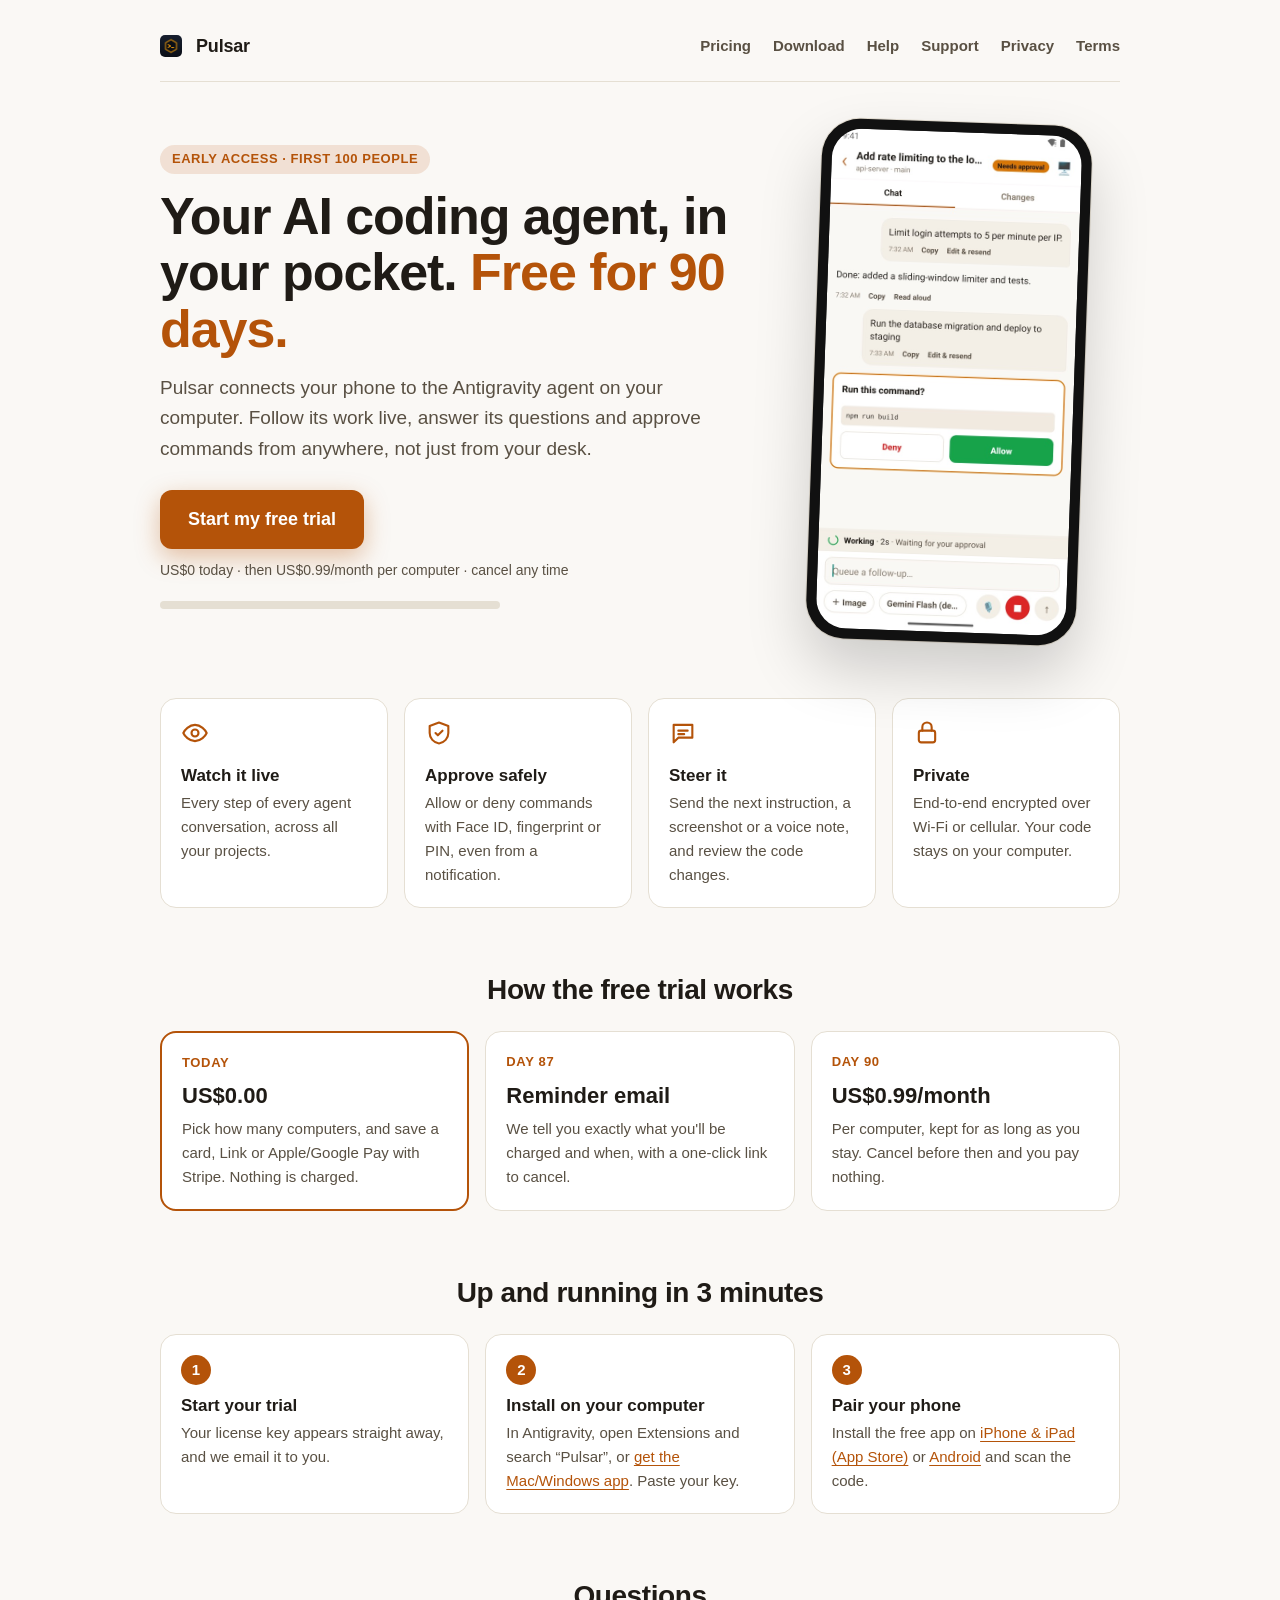
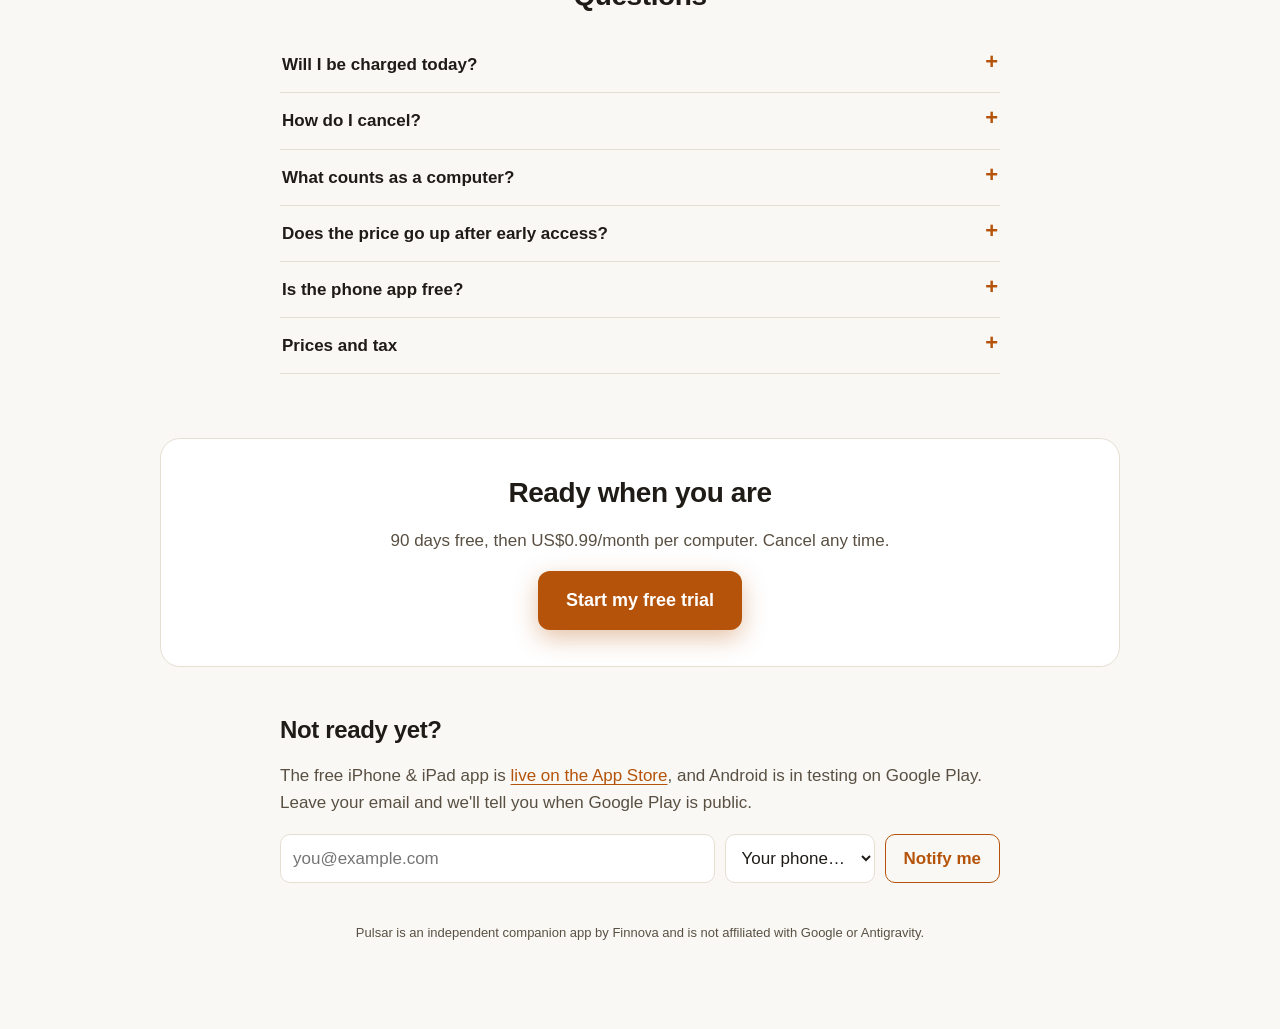
<file: early-access.html>
<!doctype html>
<html lang="en"><head><meta charset="utf-8"><meta name="viewport" content="width=device-width,initial-scale=1">
<title>Pulsar early access: 90 days free</title>
<meta name="description" content="Control the AI coding agent on your computer from your phone. Early access: 90 days (3 months) free for the first 100 people, then US$0.99/month per computer.">
<link rel="icon" href="/favicon.png"><link rel="apple-touch-icon" href="/apple-touch-icon.png"><link rel="stylesheet" href="/style.css"></head><body><main>
<nav><a class="brand" href="/"><img src="/logo.png" alt="" width="22" height="22" style="vertical-align:-5px;border-radius:5px;margin-right:6px">Pulsar</a><a href="/pricing">Pricing</a><a href="/download">Download</a><a href="/help">Help</a><a href="/support">Support</a><a href="/privacy">Privacy</a><a href="/terms">Terms</a></nav>

<p id="full" hidden class="notice"><b>All 100 early-access spots are taken.</b> You can still <a href="/pricing">choose a plan</a>, or join the waiting list at the bottom of this page.</p>

<section class="hero">
  <div class="hero-text">
    <p class="eyebrow">Early access · first 100 people</p>
    <h1>Your AI coding agent, in your pocket. <span class="hl">Free for 90 days.</span></h1>
    <p class="lead">Pulsar connects your phone to the Antigravity agent on your computer. Follow its work live, answer its questions and approve commands from anywhere, not just from your desk.</p>
    <div id="cta">
      <a class="cta" href="https://agentdeck-billing.finnova.com.au/checkout?plan=trial">Start my free trial</a>
      <p class="fine">US$0 today · then US$0.99/month per computer · cancel any time</p>
      <div class="spots" aria-live="polite">
        <div class="bar"><span id="bar"></span></div>
        <p id="spots" class="fine">Checking spots…</p>
      </div>
    </div>
  </div>
  <div class="phone" aria-hidden="true">
    <picture>
      <source srcset="/phone-dark.jpg" media="(prefers-color-scheme: dark)">
      <img src="/phone-approve.jpg" alt="" width="270" height="540">
    </picture>
  </div>
</section>

<section class="features">
  <div class="feature"><svg viewBox="0 0 24 24"><path d="M12 5c-5 0-9 4.5-10 7 1 2.5 5 7 10 7s9-4.5 10-7c-1-2.5-5-7-10-7Z"/><circle cx="12" cy="12" r="3"/></svg><h3>Watch it live</h3><p>Every step of every agent conversation, across all your projects.</p></div>
  <div class="feature"><svg viewBox="0 0 24 24"><path d="M12 3 4 6v6c0 4.5 3.4 8.3 8 9 4.6-.7 8-4.5 8-9V6l-8-3Z"/><path d="m9 12 2 2 4-4"/></svg><h3>Approve safely</h3><p>Allow or deny commands with Face ID, fingerprint or PIN, even from a notification.</p></div>
  <div class="feature"><svg viewBox="0 0 24 24"><path d="M4 5h16v11H8l-4 4V5Z"/><path d="M8 10h8M8 13h5"/></svg><h3>Steer it</h3><p>Send the next instruction, a screenshot or a voice note, and review the code changes.</p></div>
  <div class="feature"><svg viewBox="0 0 24 24"><rect x="5" y="10" width="14" height="10" rx="2"/><path d="M8 10V7a4 4 0 0 1 8 0v3"/></svg><h3>Private</h3><p>End-to-end encrypted over Wi-Fi or cellular. Your code stays on your computer.</p></div>
</section>

<section>
  <h2 class="center">How the free trial works</h2>
  <ol class="timeline">
    <li><span class="when">Today</span><b>US$0.00</b><span>Pick how many computers, and save a card, Link or Apple/Google Pay with Stripe. Nothing is charged.</span></li>
    <li><span class="when">Day 87</span><b>Reminder email</b><span>We tell you exactly what you'll be charged and when, with a one-click link to cancel.</span></li>
    <li><span class="when">Day 90</span><b>US$0.99/month</b><span>Per computer, kept for as long as you stay. Cancel before then and you pay nothing.</span></li>
  </ol>
</section>

<section class="steps">
  <h2 class="center">Up and running in 3 minutes</h2>
  <div class="grid3">
    <div class="step"><span class="num">1</span><h3>Start your trial</h3><p>Your license key appears straight away, and we email it to you.</p></div>
    <div class="step"><span class="num">2</span><h3>Install on your computer</h3><p>In Antigravity, open Extensions and search “Pulsar”, or <a href="/download">get the Mac/Windows app</a>. Paste your key.</p></div>
    <div class="step"><span class="num">3</span><h3>Pair your phone</h3><p>Install the free app on <a href="https://apps.apple.com/au/app/pulsar-ai-agent-remote/id6824424776">iPhone &amp; iPad (App Store)</a> or <a href="/download#android">Android</a> and scan the code.</p></div>
  </div>
</section>

<section class="faq">
  <h2 class="center">Questions</h2>
  <details><summary>Will I be charged today?</summary><p>No. You pay US$0.00 today. Stripe saves your payment method securely (we never see your card number), and the first charge is on day 90, only if you haven't cancelled.</p></details>
  <details><summary>How do I cancel?</summary><p>From your <a href="/account">account page</a> in a few clicks, any time. If you cancel during the trial you're never charged. After that, Pulsar keeps working until the end of the month you've paid for.</p></details>
  <details><summary>What counts as a computer?</summary><p>Each Mac, Windows or Linux computer where Pulsar runs with your key. Each one is US$0.99/month. Phones and tablets are unlimited and free. Add or remove computers any time from Manage billing.</p></details>
  <details><summary>Does the price go up after early access?</summary><p>No. Early-access members keep US$0.99/month per computer for as long as they stay subscribed. New customers later pay the regular price.</p></details>
  <details><summary>Is the phone app free?</summary><p>Yes. The iPhone, iPad and Android apps are free and contain no purchases. Your plan is only for the Pulsar software on your computer.</p></details>
  <details><summary>Prices and tax</summary><p>Prices are in US dollars and exclude GST. Australian customers pay 10% GST on top, shown before you confirm. See our <a href="/terms">terms</a> and <a href="/privacy">privacy policy</a>.</p></details>
</section>

<section class="bottom-cta" id="cta2">
  <h2>Ready when you are</h2>
  <p class="muted">90 days free, then US$0.99/month per computer. Cancel any time.</p>
  <a class="cta" href="https://agentdeck-billing.finnova.com.au/checkout?plan=trial">Start my free trial</a>
</section>

<section class="waitlist">
  <h2>Not ready yet?</h2>
  <p class="muted">The free iPhone &amp; iPad app is <a href="https://apps.apple.com/au/app/pulsar-ai-agent-remote/id6824424776">live on the App Store</a>, and Android is in testing on Google Play. Leave your email and we'll tell you when Google Play is public.</p>
  <p id="joined" hidden class="notice ok"><b>You're on the list.</b> We'll email you as soon as Pulsar is ready for your phone.</p>
  <form id="form" method="post" action="https://agentdeck-telemetry.finnova.com.au/v1/support">
    <input type="hidden" name="source" value="waitlist">
    <input type="hidden" name="name" value="Early access waitlist">
    <input type="hidden" name="message" id="message" value="Early access waitlist">
    <input name="email" type="email" required autocomplete="email" placeholder="you@example.com" aria-label="Your email">
    <select name="platform" required aria-label="Your phone"><option value="">Your phone…</option><option>Android</option><option>iPhone</option></select>
    <button type="submit">Notify me</button>
  </form>
</section>

<p class="muted" style="font-size:13px;text-align:center;margin-top:40px">Pulsar is an independent companion app by Finnova and is not affiliated with Google or Antigravity.</p>

<style>
main{max-width:1000px}
[hidden]{display:none!important}
.notice{background:var(--surface);border:1px solid #DC2626;border-radius:12px;padding:12px 16px}.notice.ok{border-color:#16A34A}
.hero{display:grid;grid-template-columns:1.25fr .75fr;gap:48px;align-items:center;margin:8px 0 56px}
.eyebrow{display:inline-block;margin:0 0 14px;padding:4px 12px;border-radius:999px;background:color-mix(in srgb,var(--accent) 14%,transparent);color:var(--accent);font-size:13px;font-weight:700;letter-spacing:.04em;text-transform:uppercase}
.hero h1{font-size:clamp(34px,5vw,52px);line-height:1.08;letter-spacing:-.02em;margin:0 0 16px}
.hl{color:var(--accent)}
.lead{font-size:19px;color:var(--muted);margin:0 0 26px;max-width:34em}
.cta{display:inline-block;background:var(--accent);color:#fff;text-decoration:none;border-radius:12px;padding:15px 28px;font-weight:800;font-size:18px;box-shadow:0 8px 24px color-mix(in srgb,var(--accent) 35%,transparent);transition:transform .15s,box-shadow .15s}
.cta:hover{transform:translateY(-1px);box-shadow:0 12px 28px color-mix(in srgb,var(--accent) 45%,transparent)}
.fine{font-size:14px;color:var(--muted);margin:10px 0 0}
.spots{margin-top:20px;max-width:340px}
.bar{height:8px;border-radius:99px;background:var(--border);overflow:hidden}
.bar span{display:block;height:100%;width:0;background:var(--accent);border-radius:99px;transition:width 1s ease}
.phone{justify-self:center;padding:10px;background:#111;border-radius:38px;box-shadow:0 30px 60px rgba(0,0,0,.18),0 0 0 1px var(--border);transform:rotate(2deg)}
.phone img{display:block;width:250px;height:auto;border-radius:30px}
.features{display:grid;grid-template-columns:repeat(4,1fr);gap:16px;margin-bottom:64px}
.feature{background:var(--surface);border:1px solid var(--border);border-radius:16px;padding:20px}
.feature svg{width:28px;height:28px;fill:none;stroke:var(--accent);stroke-width:1.8;stroke-linecap:round;stroke-linejoin:round}
.feature h3,.step h3{font-size:17px;margin:10px 0 4px}.feature p,.step p{margin:0;font-size:15px;color:var(--muted)}
.center{text-align:center;font-size:28px;margin:0 0 24px}
.timeline{list-style:none;padding:0;margin:0 0 64px;display:grid;grid-template-columns:repeat(3,1fr);gap:16px;counter-reset:t}
.timeline li{position:relative;background:var(--surface);border:1px solid var(--border);border-radius:16px;padding:20px;display:grid;gap:4px}
.timeline li:first-child{border-color:var(--accent);border-width:2px}
.timeline .when{font-size:13px;font-weight:700;text-transform:uppercase;letter-spacing:.05em;color:var(--accent)}
.timeline b{font-size:22px}.timeline span:last-child{color:var(--muted);font-size:15px}
.grid3{display:grid;grid-template-columns:repeat(3,1fr);gap:16px;margin-bottom:64px}
.step{background:var(--surface);border:1px solid var(--border);border-radius:16px;padding:20px}
.num{display:inline-grid;place-items:center;width:30px;height:30px;border-radius:50%;background:var(--accent);color:#fff;font-weight:800;font-size:15px}
.faq{max-width:720px;margin:0 auto 64px}
.faq details{border-bottom:1px solid var(--border);padding:14px 2px}
.faq summary{cursor:pointer;font-weight:700;list-style:none;display:flex;justify-content:space-between;gap:12px}
.faq summary::-webkit-details-marker{display:none}
.faq summary::after{content:"+";color:var(--accent);font-size:22px;line-height:1}
.faq details[open] summary::after{content:"–"}
.faq details p{margin:8px 0 0;color:var(--muted)}
.bottom-cta{text-align:center;background:var(--surface);border:1px solid var(--border);border-radius:20px;padding:36px 20px;margin-bottom:48px}
.bottom-cta h2{font-size:28px;margin:0 0 6px}
.waitlist{max-width:720px;margin:0 auto}
.waitlist h2{margin-top:0}
.waitlist form{display:flex;gap:10px;flex-wrap:wrap}
.waitlist input,.waitlist select{font:inherit;padding:10px 12px;border:1px solid var(--border);border-radius:10px;background:var(--surface);color:var(--text)}
.waitlist input{flex:1 1 220px}
.waitlist button{font:inherit;font-weight:700;padding:10px 18px;border-radius:10px;border:1px solid var(--accent);background:transparent;color:var(--accent);cursor:pointer}
@media (max-width:820px){
  .hero{grid-template-columns:1fr;gap:32px;text-align:center}
  .lead,.spots{margin-left:auto;margin-right:auto}
  .phone{transform:none}.phone img{width:220px}
  .features{grid-template-columns:1fr 1fr}
  .timeline,.grid3{grid-template-columns:1fr}
}
@media (max-width:480px){.features{grid-template-columns:1fr}}
@media (prefers-reduced-motion:reduce){.cta,.bar span{transition:none}}
</style>
<script>
const q=new URLSearchParams(location.search);
if(q.get('joined'))document.getElementById('joined').hidden=false;
const closeTrial=()=>{document.getElementById('full').hidden=false;document.getElementById('cta').hidden=true;document.getElementById('cta2').hidden=true;};
if(q.get('full'))closeTrial();
fetch('https://agentdeck-billing.finnova.com.au/v1/pricing').then(r=>r.json()).then(p=>{const t=p.trial;if(!t)return;
  if(t.remaining<=0)return closeTrial();
  document.getElementById('spots').innerHTML='<b>'+t.remaining+'</b> of '+t.limit+' early-access spots left';
  requestAnimationFrame(()=>{document.getElementById('bar').style.width=Math.max(4,100*(t.limit-t.remaining)/t.limit)+'%';});
}).catch(()=>{document.getElementById('spots').textContent='';});
document.getElementById('form').addEventListener('submit',()=>{const p=document.querySelector('select[name=platform]').value;document.getElementById('message').value='Early access waitlist: '+(p||'unknown');});
</script>
</main></body></html>
</file>
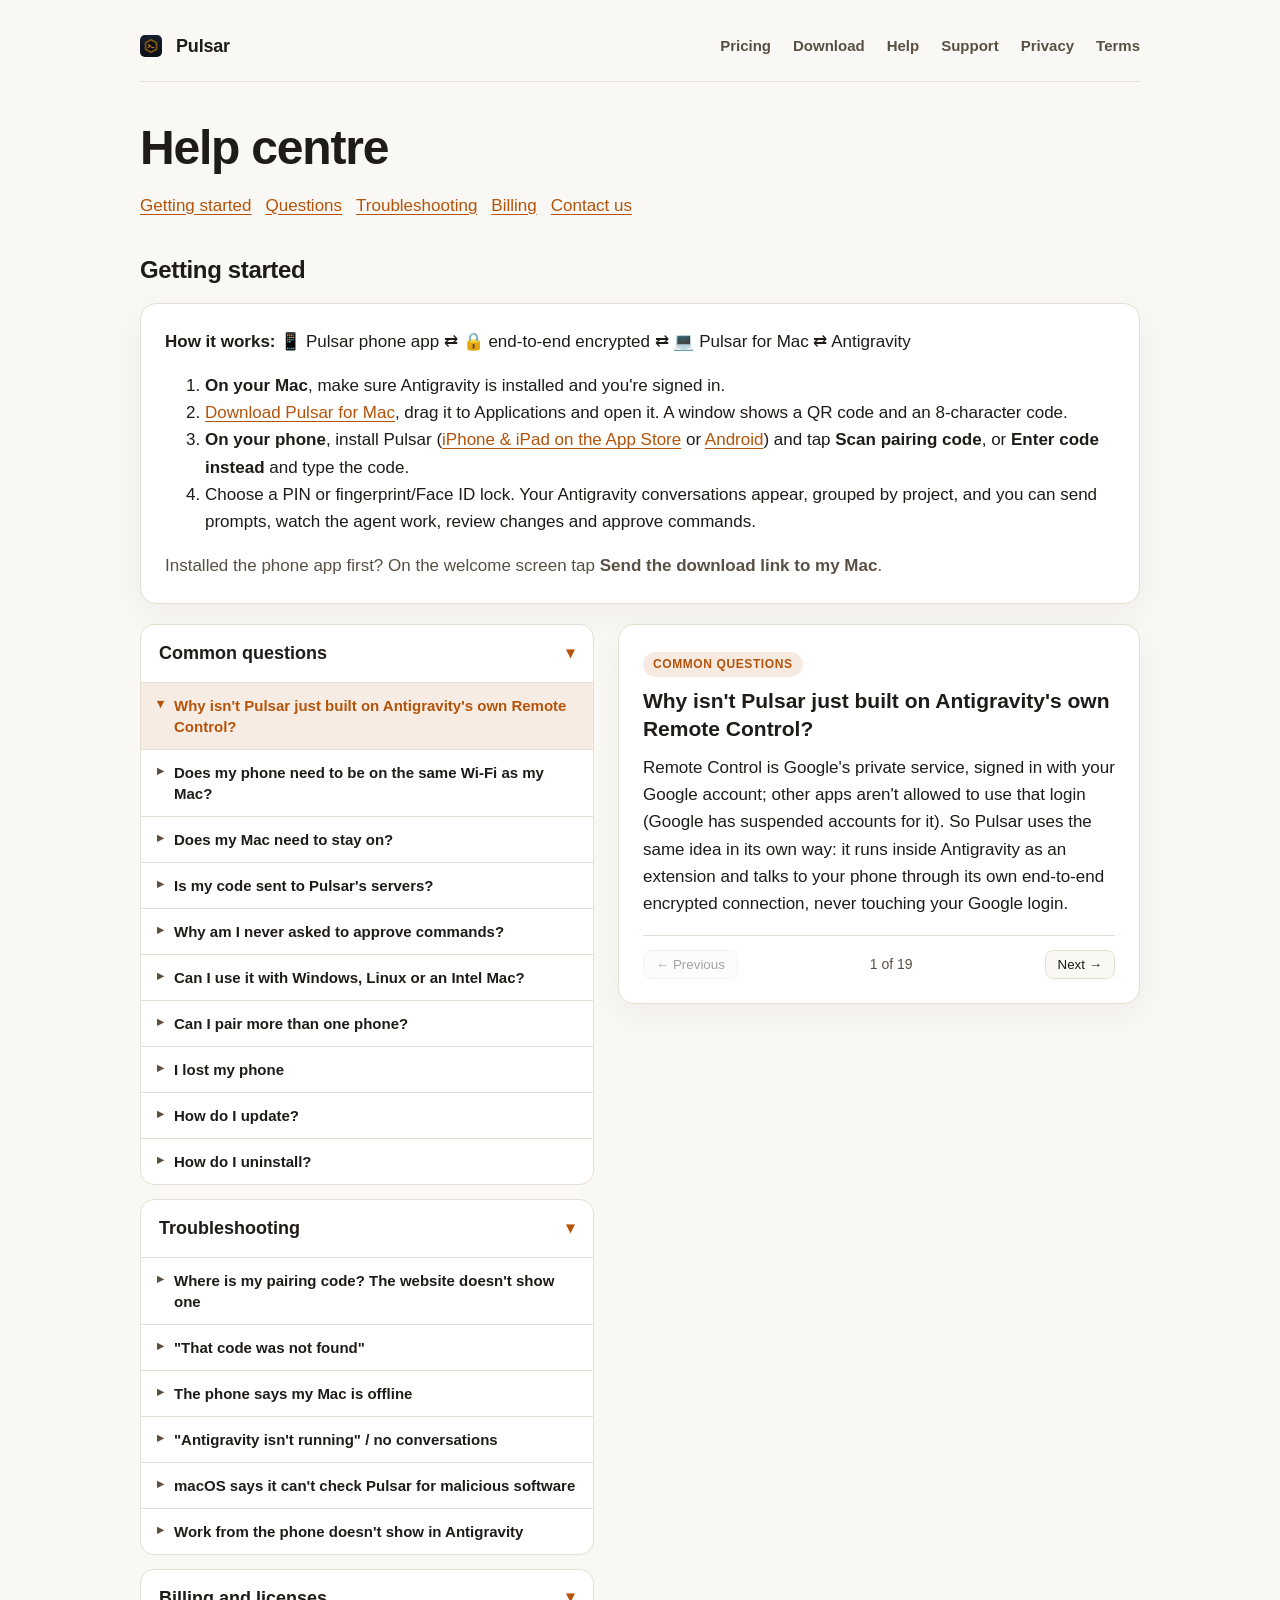
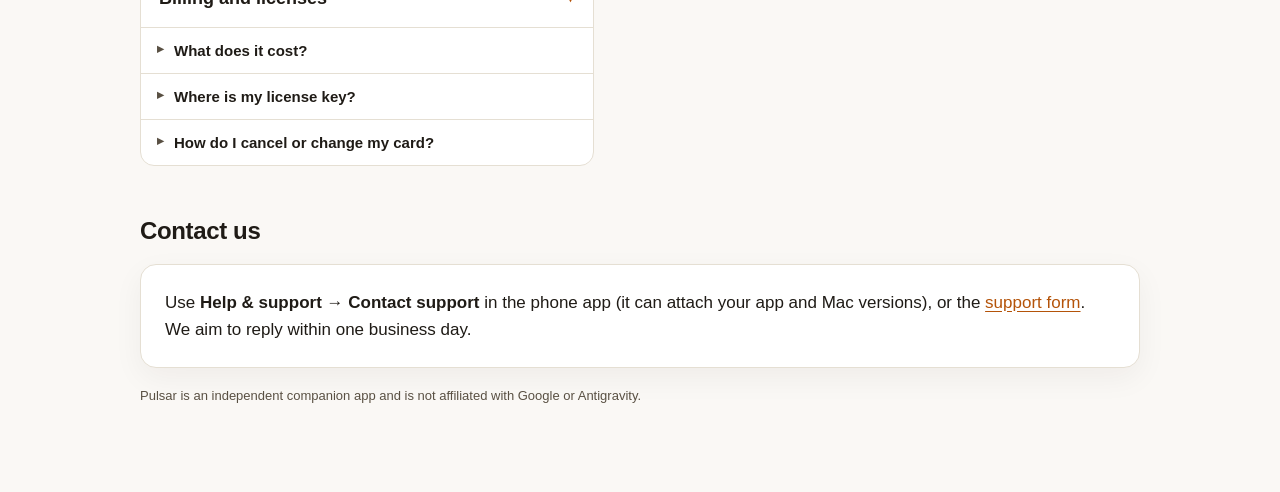
<file: help.html>
<!doctype html>
<html lang="en"><head><meta charset="utf-8"><meta name="viewport" content="width=device-width,initial-scale=1">
<title>Pulsar Help</title><link rel="icon" href="/favicon.png"><link rel="apple-touch-icon" href="/apple-touch-icon.png"><link rel="stylesheet" href="/style.css">
<style>
main{max-width:1040px}
.toc a{margin-right:14px}
.help-grid{display:grid;grid-template-columns:minmax(300px,1fr) minmax(340px,1.15fr);gap:24px;align-items:start;margin:20px 0 32px}
.help-col1 details.cat{border:1px solid var(--border);border-radius:14px;background:var(--surface);margin-bottom:14px;overflow:hidden}
.help-col1 details.cat>summary{cursor:pointer;font-weight:800;font-size:18px;padding:14px 18px;list-style:none;display:flex;align-items:center;justify-content:space-between;border-bottom:1px solid transparent;user-select:none}
.help-col1 details.cat>summary::-webkit-details-marker{display:none}
.help-col1 details.cat>summary::after{content:"▸";color:var(--muted);font-size:16px;transition:transform .15s ease}
.help-col1 details.cat[open]>summary{border-bottom-color:var(--border)}
.help-col1 details.cat[open]>summary::after{transform:rotate(90deg);color:var(--accent)}
.q-list{display:flex;flex-direction:column}
.q-btn{appearance:none;border:0;border-bottom:1px solid var(--border);background:transparent;color:var(--text);text-align:left;font:600 15px/1.4 -apple-system,BlinkMacSystemFont,"Segoe UI",Roboto,sans-serif;padding:12px 16px;cursor:pointer;display:flex;align-items:flex-start;gap:10px;transition:background .12s ease,color .12s ease}
.q-btn:last-child{border-bottom:0}
.q-btn::before{content:"▸";color:var(--muted);font-size:13px;line-height:1.4;flex-shrink:0;transition:transform .15s ease,color .15s ease}
.q-btn:hover{background:color-mix(in srgb,var(--accent) 6%,transparent)}
.q-btn[aria-selected="true"]{background:color-mix(in srgb,var(--accent) 11%,transparent);color:var(--accent);font-weight:700}
.q-btn[aria-selected="true"]::before{content:"▾";color:var(--accent)}
.help-col2{position:sticky;top:24px}
.answer-card{margin:0;padding:24px}
.answer-cat{display:inline-block;font-size:12px;font-weight:700;text-transform:uppercase;letter-spacing:.05em;color:var(--accent);background:color-mix(in srgb,var(--accent) 12%,transparent);padding:3px 10px;border-radius:999px;margin-bottom:10px}
.answer-card h3{font-size:21px;line-height:1.3;margin:0 0 12px}
.answer-body p,.answer-body ol{margin:0 0 10px}
.answer-body p:last-child,.answer-body ol:last-child{margin-bottom:0}
.answer-nav{display:flex;justify-content:space-between;align-items:center;margin-top:18px;padding-top:14px;border-top:1px solid var(--border);font-size:14px}
.answer-nav button{appearance:none;border:1px solid var(--border);background:var(--bg);color:var(--text);border-radius:8px;padding:6px 12px;font:600 13px/1.2 inherit;cursor:pointer}
.answer-nav button:hover:not(:disabled){border-color:var(--accent);color:var(--accent)}
.answer-nav button:disabled{opacity:.4;cursor:default}
@media (max-width:780px){
  .help-grid{grid-template-columns:1fr}
  .help-col2{position:static}
}
</style></head><body><main>
<nav><a class="brand" href="/"><img src="/logo.png" alt="" width="22" height="22" style="vertical-align:-5px;border-radius:5px;margin-right:6px">Pulsar</a><a href="/pricing">Pricing</a><a href="/download">Download</a><a href="/help">Help</a><a href="/support">Support</a><a href="/privacy">Privacy</a><a href="/terms">Terms</a></nav>
<h1>Help centre</h1>
<p class="toc muted"><a href="#start">Getting started</a><a href="#faq" data-cat="faq">Questions</a><a href="#trouble" data-cat="trouble">Troubleshooting</a><a href="#billing" data-cat="billing">Billing</a><a href="#contact">Contact us</a></p>

<h2 id="start">Getting started</h2>
<div class="card">
<p style="margin-top:0"><b>How it works:</b> 📱 Pulsar phone app ⇄ 🔒 end-to-end encrypted ⇄ 💻 Pulsar for Mac ⇄ Antigravity</p>
<ol>
  <li><b>On your Mac</b>, make sure Antigravity is installed and you're signed in.</li>
  <li><a href="/mac">Download Pulsar for Mac</a>, drag it to Applications and open it. A window shows a QR code and an 8-character code.</li>
  <li><b>On your phone</b>, install Pulsar (<a href="https://apps.apple.com/au/app/pulsar-ai-agent-remote/id6824424776">iPhone &amp; iPad on the App Store</a> or <a href="/download#android">Android</a>) and tap <b>Scan pairing code</b>, or <b>Enter code instead</b> and type the code.</li>
  <li>Choose a PIN or fingerprint/Face ID lock. Your Antigravity conversations appear, grouped by project, and you can send prompts, watch the agent work, review changes and approve commands.</li>
</ol>
<p class="muted" style="margin-bottom:0">Installed the phone app first? On the welcome screen tap <b>Send the download link to my Mac</b>.</p>
</div>

<div class="help-grid" id="help-explorer">
  <div class="help-col1" role="tablist" aria-label="Help questions">
    <details class="cat" id="faq" open>
      <summary>Common questions</summary>
      <div class="q-list">
        <button type="button" class="q-btn" role="tab" aria-selected="true" data-cat="Common questions" data-q="q-rc">Why isn't Pulsar just built on Antigravity's own Remote Control?</button>
        <button type="button" class="q-btn" role="tab" aria-selected="false" data-cat="Common questions" data-q="q-wifi">Does my phone need to be on the same Wi-Fi as my Mac?</button>
        <button type="button" class="q-btn" role="tab" aria-selected="false" data-cat="Common questions" data-q="q-awake">Does my Mac need to stay on?</button>
        <button type="button" class="q-btn" role="tab" aria-selected="false" data-cat="Common questions" data-q="q-privacy">Is my code sent to Pulsar's servers?</button>
        <button type="button" class="q-btn" role="tab" aria-selected="false" data-cat="Common questions" data-q="q-approve">Why am I never asked to approve commands?</button>
        <button type="button" class="q-btn" role="tab" aria-selected="false" data-cat="Common questions" data-q="q-os">Can I use it with Windows, Linux or an Intel Mac?</button>
        <button type="button" class="q-btn" role="tab" aria-selected="false" data-cat="Common questions" data-q="q-multi">Can I pair more than one phone?</button>
        <button type="button" class="q-btn" role="tab" aria-selected="false" data-cat="Common questions" data-q="q-lost">I lost my phone</button>
        <button type="button" class="q-btn" role="tab" aria-selected="false" data-cat="Common questions" data-q="q-update">How do I update?</button>
        <button type="button" class="q-btn" role="tab" aria-selected="false" data-cat="Common questions" data-q="q-uninstall">How do I uninstall?</button>
      </div>
    </details>

    <details class="cat" id="trouble" open>
      <summary>Troubleshooting</summary>
      <div class="q-list">
        <button type="button" class="q-btn" role="tab" aria-selected="false" data-cat="Troubleshooting" data-q="t-code">Where is my pairing code? The website doesn't show one</button>
        <button type="button" class="q-btn" role="tab" aria-selected="false" data-cat="Troubleshooting" data-q="t-notfound">"That code was not found"</button>
        <button type="button" class="q-btn" role="tab" aria-selected="false" data-cat="Troubleshooting" data-q="t-offline">The phone says my Mac is offline</button>
        <button type="button" class="q-btn" role="tab" aria-selected="false" data-cat="Troubleshooting" data-q="t-notrunning">"Antigravity isn't running" / no conversations</button>
        <button type="button" class="q-btn" role="tab" aria-selected="false" data-cat="Troubleshooting" data-q="t-gatekeeper">macOS says it can't check Pulsar for malicious software</button>
        <button type="button" class="q-btn" role="tab" aria-selected="false" data-cat="Troubleshooting" data-q="t-sync">Work from the phone doesn't show in Antigravity</button>
      </div>
    </details>

    <details class="cat" id="billing" open>
      <summary>Billing and licenses</summary>
      <div class="q-list">
        <button type="button" class="q-btn" role="tab" aria-selected="false" data-cat="Billing and licenses" data-q="b-cost">What does it cost?</button>
        <button type="button" class="q-btn" role="tab" aria-selected="false" data-cat="Billing and licenses" data-q="b-key">Where is my license key?</button>
        <button type="button" class="q-btn" role="tab" aria-selected="false" data-cat="Billing and licenses" data-q="b-cancel">How do I cancel or change my card?</button>
      </div>
    </details>
  </div>

  <div class="help-col2" id="answer-panel" role="tabpanel" aria-live="polite">
    <div class="card answer-card">
      <span class="answer-cat" id="answer-cat">Common questions</span>
      <h3 id="answer-title">Why isn't Pulsar just built on Antigravity's own Remote Control?</h3>
      <div class="answer-body" id="answer-body">
        <p>Remote Control is Google's private service, signed in with your Google account; other apps aren't allowed to use that login (Google has suspended accounts for it). So Pulsar uses the same idea in its own way: it runs inside Antigravity as an extension and talks to your phone through its own end-to-end encrypted connection, never touching your Google login.</p>
      </div>
      <div class="answer-nav">
        <button type="button" id="prev-q" disabled>← Previous</button>
        <span class="muted" id="q-counter">1 of 19</span>
        <button type="button" id="next-q">Next →</button>
      </div>
    </div>
  </div>
</div>

<div hidden id="answer-templates">
  <div data-id="q-rc"><p>Remote Control is Google's private service, signed in with your Google account; other apps aren't allowed to use that login (Google has suspended accounts for it). So Pulsar uses the same idea in its own way: it runs inside Antigravity as an extension and talks to your phone through its own end-to-end encrypted connection, never touching your Google login.</p></div>
  <div data-id="q-wifi"><p>No. After pairing, Pulsar works on mobile data or any Wi-Fi. At home it connects directly; anywhere else it goes through our relay, which only forwards end-to-end encrypted data it cannot read. Typed pairing codes work from anywhere too.</p></div>
  <div data-id="q-awake"><p>Yes: the agent runs on your Mac, so it must be on, awake and online, with Pulsar in the menu bar. To keep it awake while plugged in: System Settings → Battery (or Energy) → prevent automatic sleeping when the display is off.</p></div>
  <div data-id="q-privacy"><p>No. Prompts, code and agent output go only between your phone and your Mac, end-to-end encrypted. See the <a href="/privacy">privacy policy</a>.</p></div>
  <div data-id="q-approve"><p>Antigravity only pauses for approval when its permission preset asks. In Antigravity: <b>Settings → General → Permission Settings</b> → <b>Request Review</b> (or <b>Default</b>, which asks before running anything outside its sandbox). With <b>Turbo</b>, commands run straight away and there is nothing to approve. Projects can override this under Settings → Projects.</p></div>
  <div data-id="q-os"><p>Yes. The Mac app works on Apple silicon and Intel Macs, and there is a one-click Windows app. Linux uses the Terminal installer. See <a href="/download">Download</a>.</p></div>
  <div data-id="q-multi"><p>Yes. Menu-bar icon → <b>Pair a phone…</b> on your Mac. One subscription covers up to 3 computers.</p></div>
  <div data-id="q-lost"><p>On your Mac: menu-bar icon → <b>Open dashboard</b> → remove the phone. It can no longer connect.</p></div>
  <div data-id="q-update"><p>The phone app updates through the <a href="https://apps.apple.com/au/app/pulsar-ai-agent-remote/id6824424776">App Store</a> or Google Play. When a newer Pulsar for Mac is out, the menu-bar icon shows <b>Update available</b>, the dashboard shows a notice and your phone tells you. Download the new version from <a href="/mac">the Mac page</a> and replace the old app.</p></div>
  <div data-id="q-uninstall"><p>Mac app: menu-bar icon → turn off <b>Start at login</b> → <b>Quit Pulsar</b>, then move Pulsar from Applications to the Bin. Terminal install: run <code>node ~/.agentdeck/bin/agentdeck-host.cjs uninstall</code>.</p></div>
  <div data-id="t-code"><p>The code is made by Pulsar on your computer (it holds that computer's identity and a one-time key), so the website can't show it. On the computer where Pulsar is installed: <a href="http://localhost:48632/pair">open the pairing page</a>, or on a Mac click the Pulsar menu-bar icon → <b>Pair a phone…</b>. Not installed yet? <a href="/download">Download Pulsar</a> first.</p></div>
  <div data-id="t-notfound"><p>Codes last 10 minutes. On your Mac, click <b>New code</b> in the pairing window (menu-bar icon → Pair a phone…) and type the new one. Check your Mac is online.</p></div>
  <div data-id="t-offline"><ol><li>Wake the Mac and check the Pulsar icon is in the menu bar (open Pulsar from Applications if not).</li><li>Check the Mac has internet.</li><li>On the phone, pull down on the conversation list to retry.</li></ol></div>
  <div data-id="t-notrunning"><p>Open Antigravity and sign in. Then menu-bar icon → <b>Check Antigravity</b>: it tests every part Pulsar uses and says which one fails (useful to include when you contact us).</p></div>
  <div data-id="t-gatekeeper"><p>Open System Settings → Privacy &amp; Security, scroll down and click <b>Open Anyway</b> next to Pulsar.</p></div>
  <div data-id="t-sync"><p>Update Pulsar for Mac to 1.2 or newer. If an old conversation still looks out of date, quit and reopen Antigravity.</p></div>
  <div data-id="b-cost"><p>The phone app is free. Pulsar Pro for your computer is a monthly subscription: see <a href="/pricing">pricing</a>.</p></div>
  <div data-id="b-key"><p>It's shown after checkout, printed on your invoices, and on the dashboard of any computer you activated. Lost it? <a href="#contact">Contact us</a> with your billing email.</p></div>
  <div data-id="b-cancel"><p>On your Mac: menu-bar icon → <b>Open dashboard</b> → <b>Manage billing</b>. You keep access until the end of the paid month.</p></div>
</div>

<h2 id="contact">Contact us</h2>
<div class="card"><p style="margin:0">Use <b>Help &amp; support → Contact support</b> in the phone app (it can attach your app and Mac versions), or the <a href="/support">support form</a>. We aim to reply within one business day.</p></div>
<p class="muted" style="font-size:13px">Pulsar is an independent companion app and is not affiliated with Google or Antigravity.</p>

<script>
(() => {
  const btns = Array.from(document.querySelectorAll('.q-btn'));
  const catEl = document.getElementById('answer-cat');
  const titleEl = document.getElementById('answer-title');
  const bodyEl = document.getElementById('answer-body');
  const counterEl = document.getElementById('q-counter');
  const prevBtn = document.getElementById('prev-q');
  const nextBtn = document.getElementById('next-q');
  const panelEl = document.getElementById('answer-panel');
  let activeIdx = 0;

  function selectQuestion(idx, scrollMobile = false) {
    if (idx < 0 || idx >= btns.length) return;
    activeIdx = idx;
    btns.forEach((b, i) => b.setAttribute('aria-selected', i === idx ? 'true' : 'false'));
    const btn = btns[idx];
    const details = btn.closest('details.cat');
    if (details && !details.open) details.open = true;
    const tpl = document.querySelector(`#answer-templates [data-id="${btn.dataset.q}"]`);
    catEl.textContent = btn.dataset.cat || '';
    titleEl.textContent = btn.textContent;
    bodyEl.innerHTML = tpl ? tpl.innerHTML : '';
    counterEl.textContent = `${idx + 1} of ${btns.length}`;
    prevBtn.disabled = idx === 0;
    nextBtn.disabled = idx === btns.length - 1;
    if (scrollMobile && window.matchMedia('(max-width: 780px)').matches) {
      panelEl.scrollIntoView({ behavior: 'smooth', block: 'nearest' });
    }
  }

  btns.forEach((btn, idx) => {
    btn.addEventListener('click', () => selectQuestion(idx, true));
  });
  prevBtn.addEventListener('click', () => selectQuestion(activeIdx - 1));
  nextBtn.addEventListener('click', () => selectQuestion(activeIdx + 1));

  document.querySelectorAll('.toc a[data-cat]').forEach((a) => {
    a.addEventListener('click', () => {
      const cat = document.getElementById(a.dataset.cat);
      if (cat) {
        cat.open = true;
        const firstBtn = cat.querySelector('.q-btn');
        if (firstBtn) selectQuestion(btns.indexOf(firstBtn));
      }
    });
  });
})();
</script>
</main></body></html>
</file>
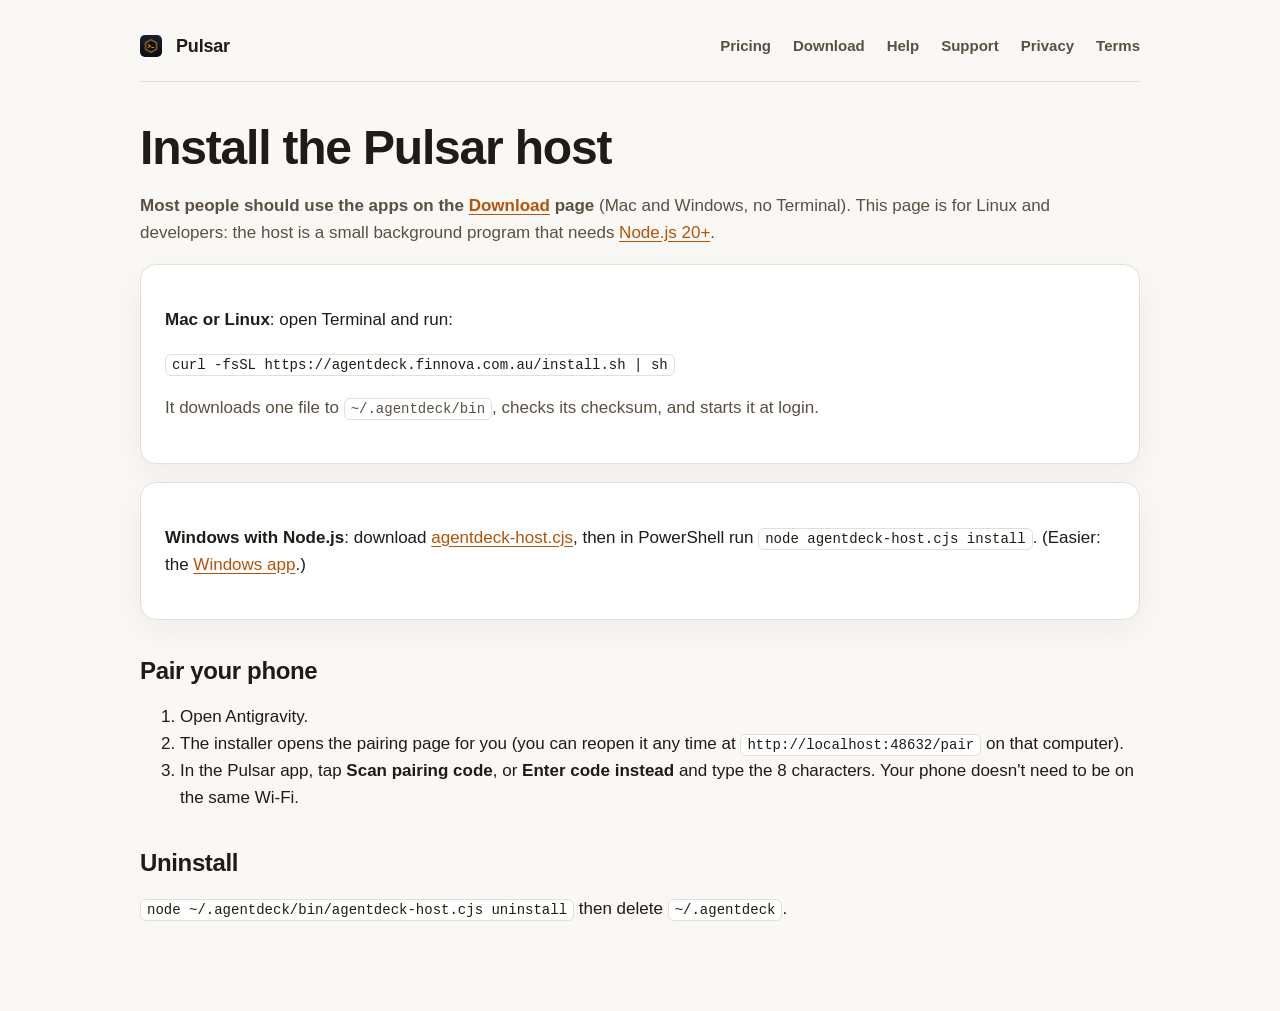
<file: install.html>
<!doctype html>
<html lang="en"><head><meta charset="utf-8"><meta name="viewport" content="width=device-width,initial-scale=1">
<title>Install Pulsar Host</title><link rel="icon" href="/favicon.png"><link rel="apple-touch-icon" href="/apple-touch-icon.png"><link rel="stylesheet" href="/style.css"></head><body><main>
<nav><a class="brand" href="/"><img src="/logo.png" alt="" width="22" height="22" style="vertical-align:-5px;border-radius:5px;margin-right:6px">Pulsar</a><a href="/pricing">Pricing</a><a href="/download">Download</a><a href="/help">Help</a><a href="/support">Support</a><a href="/privacy">Privacy</a><a href="/terms">Terms</a></nav>
<h1>Install the Pulsar host</h1>
<p class="muted"><b>Most people should use the apps on the <a href="/download">Download</a> page</b> (Mac and Windows, no Terminal). This page is for Linux and developers: the host is a small background program that needs <a href="https://nodejs.org">Node.js 20+</a>.</p>
<div class="card"><p><b>Mac or Linux</b>: open Terminal and run:</p>
<p><code>curl -fsSL https://agentdeck.finnova.com.au/install.sh | sh</code></p>
<p class="muted">It downloads one file to <code>~/.agentdeck/bin</code>, checks its checksum, and starts it at login.</p></div>
<div class="card"><p><b>Windows with Node.js</b>: download <a href="agentdeck-host.cjs">agentdeck-host.cjs</a>, then in PowerShell run <code>node agentdeck-host.cjs install</code>. (Easier: the <a href="/download#windows">Windows app</a>.)</p></div>
<h2>Pair your phone</h2>
<ol><li>Open Antigravity.</li><li>The installer opens the pairing page for you (you can reopen it any time at <code>http://localhost:48632/pair</code> on that computer).</li><li>In the Pulsar app, tap <b>Scan pairing code</b>, or <b>Enter code instead</b> and type the 8 characters. Your phone doesn't need to be on the same Wi-Fi.</li></ol>
<h2>Uninstall</h2>
<p><code>node ~/.agentdeck/bin/agentdeck-host.cjs uninstall</code> then delete <code>~/.agentdeck</code>.</p>
</main></body></html>
</file>
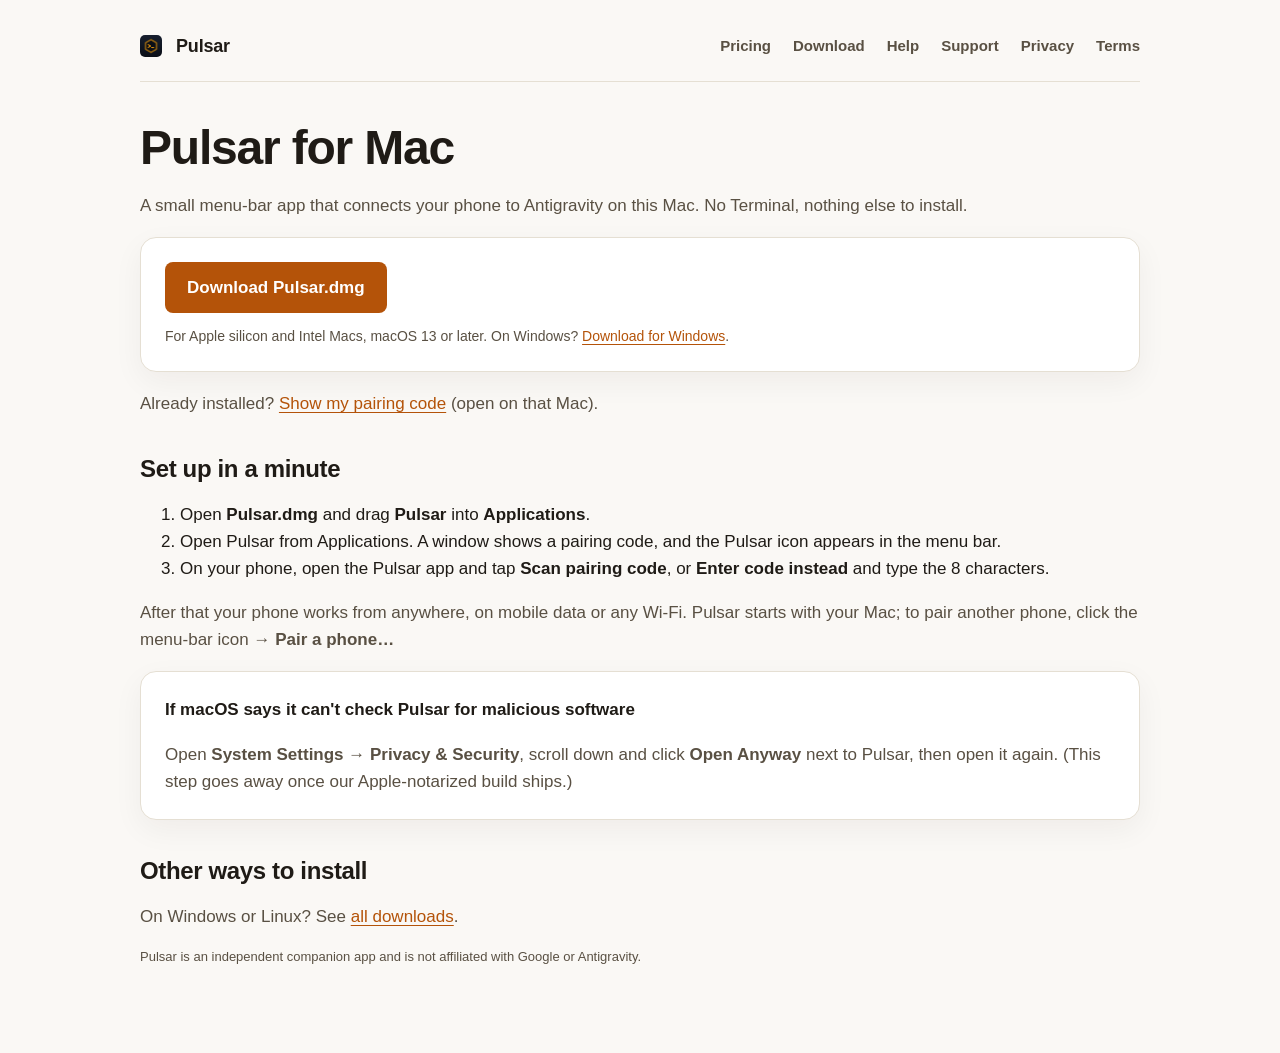
<file: mac.html>
<!doctype html>
<html lang="en"><head><meta charset="utf-8"><meta name="viewport" content="width=device-width,initial-scale=1">
<title>Pulsar for Mac</title><link rel="icon" href="/favicon.png"><link rel="apple-touch-icon" href="/apple-touch-icon.png"><link rel="stylesheet" href="/style.css"></head><body><main>
<nav><a class="brand" href="/"><img src="/logo.png" alt="" width="22" height="22" style="vertical-align:-5px;border-radius:5px;margin-right:6px">Pulsar</a><a href="/pricing">Pricing</a><a href="/download">Download</a><a href="/help">Help</a><a href="/support">Support</a><a href="/privacy">Privacy</a><a href="/terms">Terms</a></nav>
<h1>Pulsar for Mac</h1>
<p class="muted">A small menu-bar app that connects your phone to Antigravity on this Mac. No Terminal, nothing else to install.</p>
<div class="card" style="display:grid;gap:12px">
  <a id="dl" href="https://github.com/robinbakshi007/agentdeck-site/releases/latest/download/Pulsar.dmg" style="justify-self:start;background:var(--accent);color:#fff;text-decoration:none;border-radius:8px;padding:12px 22px;font-weight:700">Download Pulsar.dmg</a>
  <p class="muted" style="margin:0;font-size:14px">For Apple silicon and Intel Macs, macOS 13 or later. On Windows? <a href="/download#windows">Download for Windows</a>.</p>
</div>
<p class="muted">Already installed? <a href="http://localhost:48632/pair">Show my pairing code</a> (open on that Mac).</p>
<h2>Set up in a minute</h2>
<ol>
  <li>Open <b>Pulsar.dmg</b> and drag <b>Pulsar</b> into <b>Applications</b>.</li>
  <li>Open Pulsar from Applications. A window shows a pairing code, and the Pulsar icon appears in the menu bar.</li>
  <li>On your phone, open the Pulsar app and tap <b>Scan pairing code</b>, or <b>Enter code instead</b> and type the 8 characters.</li>
</ol>
<p class="muted">After that your phone works from anywhere, on mobile data or any Wi-Fi. Pulsar starts with your Mac; to pair another phone, click the menu-bar icon → <b>Pair a phone…</b></p>
<div class="card" id="gatekeeper">
  <p style="margin-top:0"><b>If macOS says it can't check Pulsar for malicious software</b></p>
  <p class="muted" style="margin-bottom:0">Open <b>System Settings → Privacy &amp; Security</b>, scroll down and click <b>Open Anyway</b> next to Pulsar, then open it again. (This step goes away once our Apple-notarized build ships.)</p>
</div>
<h2>Other ways to install</h2>
<p class="muted">On Windows or Linux? See <a href="/download">all downloads</a>.</p>
<p class="muted" style="font-size:13px">Pulsar is an independent companion app and is not affiliated with Google or Antigravity.</p>
</main></body></html>
</file>
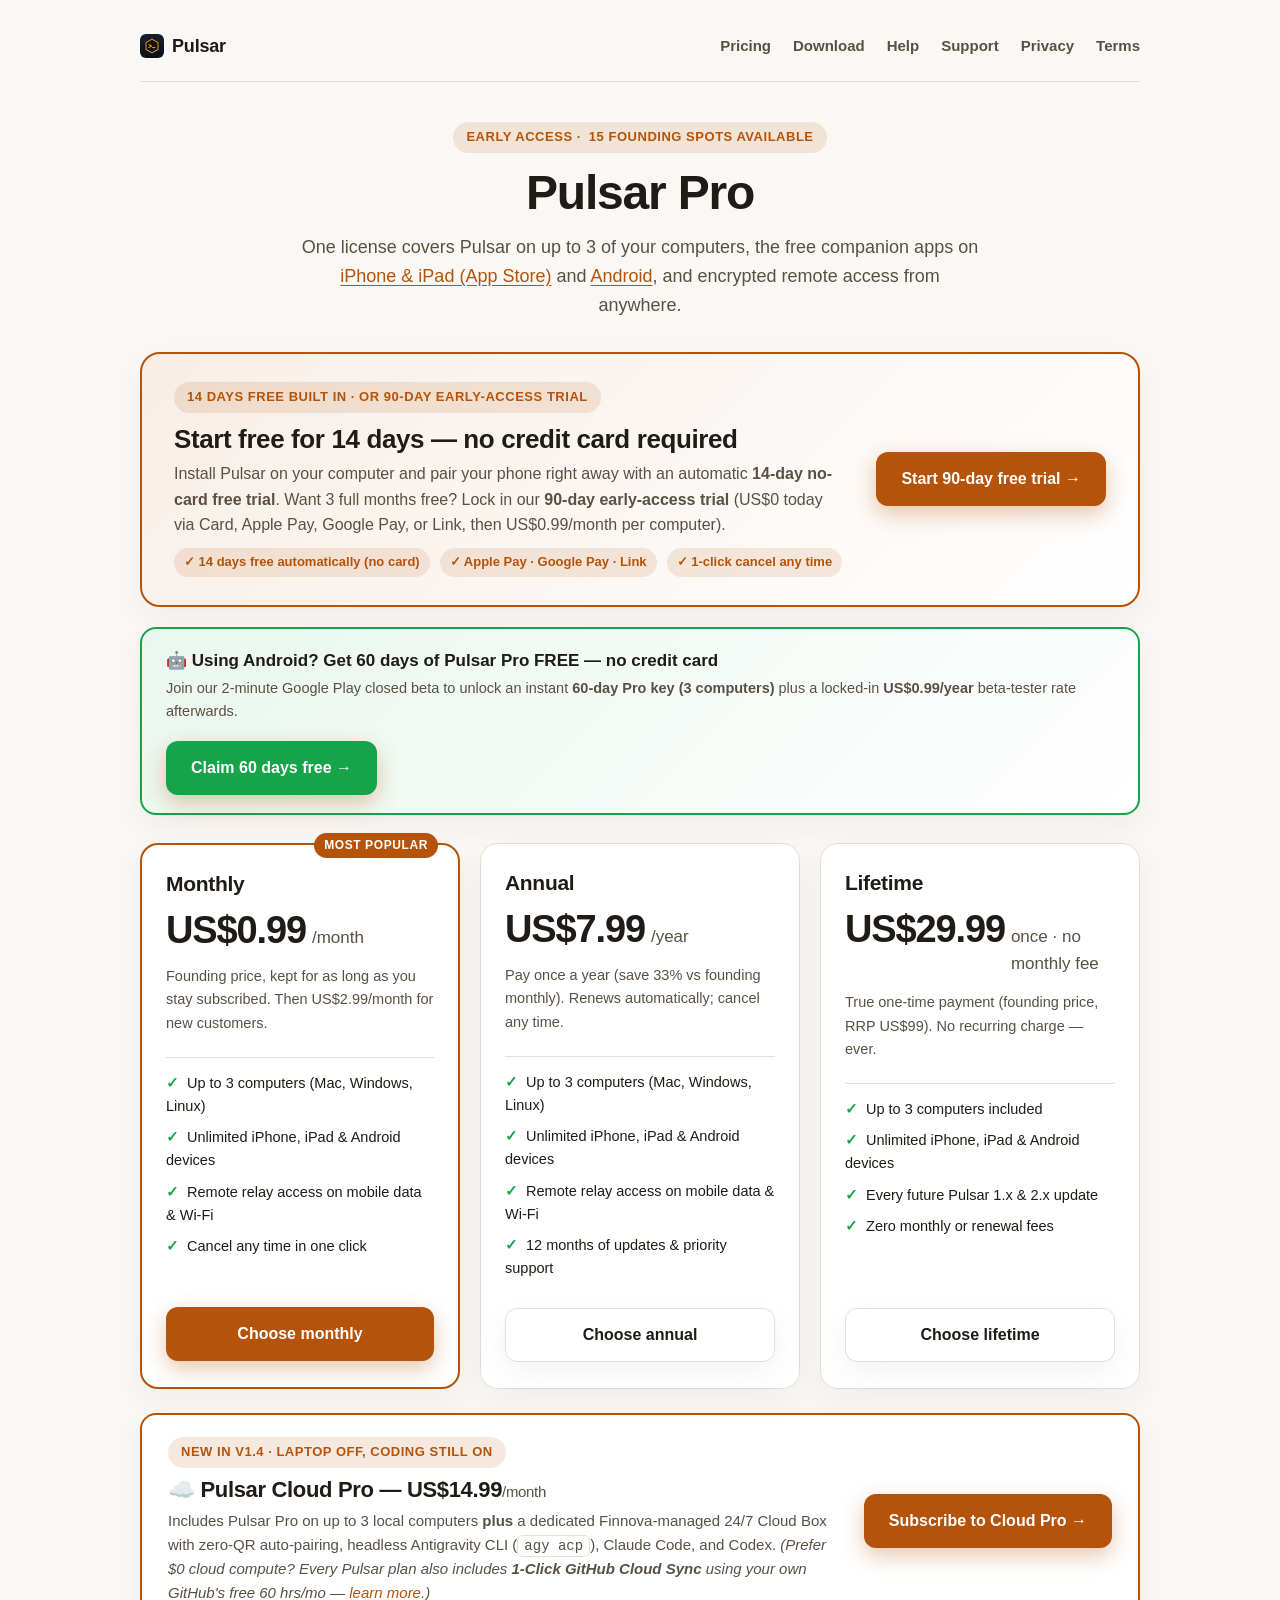
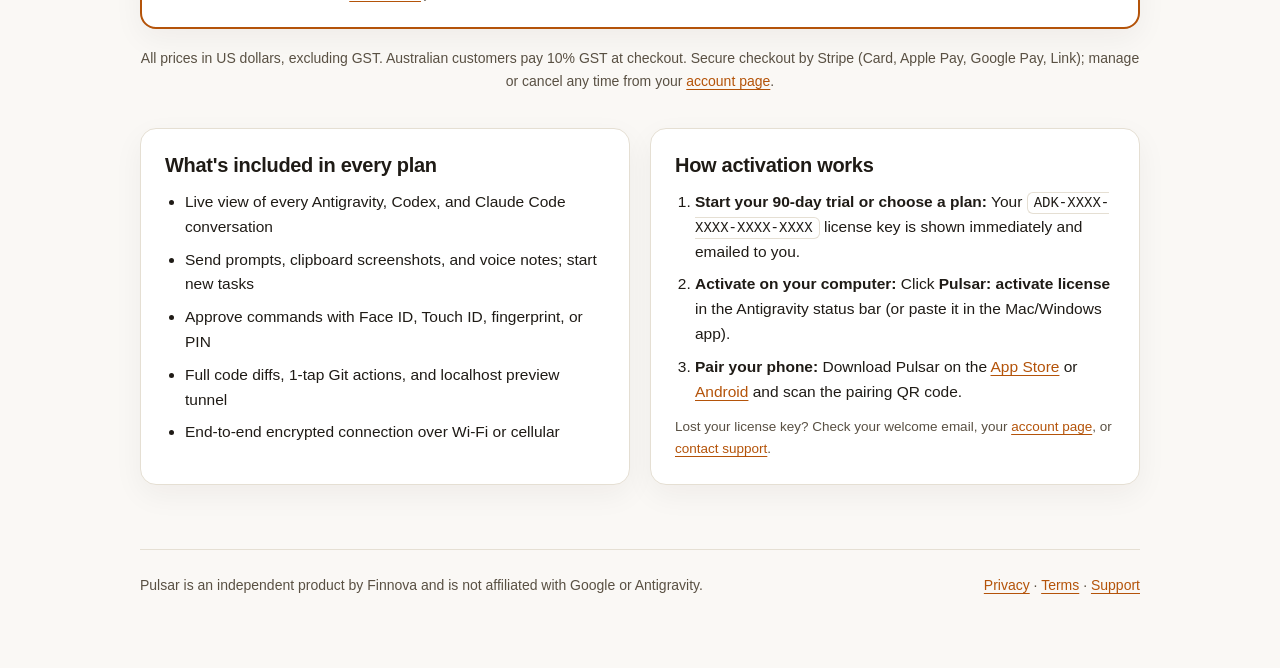
<file: pricing.html>
<!doctype html>
<html lang="en"><head><meta charset="utf-8"><meta name="viewport" content="width=device-width,initial-scale=1">
<title>Pulsar Pro Pricing — 90 Days Free</title>
<meta name="description" content="Try Pulsar Pro free for 90 days (US$0 today), then US$0.99/month. Control Antigravity, Codex, and Claude Code from your iPhone, iPad, or Android.">
<link rel="icon" href="/favicon.png"><link rel="apple-touch-icon" href="/apple-touch-icon.png"><link rel="stylesheet" href="/style.css">
<style>
[hidden]{display:none!important}
.pricing-header{text-align:center;max-width:680px;margin:0 auto 32px}
.pricing-header p{font-size:18px;margin:0}
.trial-hero{
  background:linear-gradient(135deg,color-mix(in srgb,var(--accent) 10%,var(--surface)),var(--surface));
  border:2px solid var(--accent);
  border-radius:20px;
  padding:28px 32px;
  margin:0 0 28px;
  display:flex;
  justify-content:space-between;
  align-items:center;
  gap:24px;
  flex-wrap:wrap;
  box-shadow:var(--shadow);
}
.trial-hero h2{margin:4px 0 6px;font-size:26px}
.trial-hero p{margin:0;color:var(--muted);font-size:16px;max-width:42em}
.trial-badges{display:flex;gap:10px;flex-wrap:wrap;margin-top:10px;font-size:13px;font-weight:700;color:var(--accent)}
.trial-badges span{background:color-mix(in srgb,var(--accent) 12%,transparent);padding:4px 10px;border-radius:999px}
.plans-grid{display:grid;grid-template-columns:repeat(3,1fr);gap:20px;margin:0 0 24px}
.plan-card{
  background:var(--surface);
  border:1px solid var(--border);
  border-radius:18px;
  padding:26px 24px;
  display:flex;
  flex-direction:column;
  gap:10px;
  box-shadow:var(--shadow);
  position:relative;
}
.plan-card.featured{border:2px solid var(--accent)}
.plan-tag{
  position:absolute;
  top:-12px;
  right:20px;
  background:var(--accent);
  color:#fff;
  font-size:12px;
  font-weight:800;
  text-transform:uppercase;
  letter-spacing:.05em;
  padding:3px 10px;
  border-radius:999px;
}
.plan-card h2{margin:0;font-size:21px}
.price-line{display:flex;align-items:baseline;gap:6px;margin:4px 0}
.big{font-size:38px;font-weight:800;letter-spacing:-.03em;line-height:1}
.plan-desc{margin:0 0 12px;font-size:14.5px;color:var(--muted);min-height:44px}
.plan-perks{list-style:none;padding:0;margin:0 0 18px;border-top:1px solid var(--border);padding-top:14px;display:grid;gap:8px;font-size:14.5px}
.plan-perks li::before{content:"✓ ";color:var(--ok);font-weight:800;margin-right:4px}
.plan-card .buy{margin-top:auto;width:100%;text-align:center}
.info-grid{display:grid;grid-template-columns:1fr 1fr;gap:20px;margin:36px 0}
.info-card{margin:0}
.info-card h2{margin:0 0 12px;font-size:20px}
.info-card ul,.info-card ol{margin:0;padding-left:20px;display:grid;gap:8px;font-size:15.5px}
@media (max-width:860px){
  .plans-grid,.info-grid{grid-template-columns:1fr}
  .trial-hero{text-align:center;justify-content:center}
  .trial-badges{justify-content:center}
}
</style></head><body><main>
<nav><a class="brand" href="/"><img src="/logo.png" alt="" width="24" height="24">Pulsar</a><a href="/pricing">Pricing</a><a href="/download">Download</a><a href="/help">Help</a><a href="/support">Support</a><a href="/privacy">Privacy</a><a href="/terms">Terms</a></nav>

<div class="pricing-header">
  <span class="eyebrow" id="founding">Early Access · <span id="spots">15 founding spots available</span></span>
  <h1>Pulsar Pro</h1>
  <p class="muted">One license covers Pulsar on up to 3 of your computers, the free companion apps on <a href="https://apps.apple.com/au/app/pulsar-ai-agent-remote/id6824424776">iPhone &amp; iPad (App Store)</a> and <a href="/download#android">Android</a>, and encrypted remote access from anywhere.</p>
</div>

<p id="checkout-error" hidden class="card" style="border-color:#DC2626">Checkout couldn't start just now. Please try again in a minute, or <a href="/support">contact support</a>.</p>

<section class="trial-hero">
  <div>
    <span class="eyebrow" style="margin-bottom:6px">14 Days Free Built In · Or 90-Day Early-Access Trial</span>
    <h2>Start free for 14 days — no credit card required</h2>
    <p>Install Pulsar on your computer and pair your phone right away with an automatic <b>14-day no-card free trial</b>. Want 3 full months free? Lock in our <b>90-day early-access trial</b> (US$0 today via Card, Apple Pay, Google Pay, or Link, then US$0.99/month per computer).</p>
    <div class="trial-badges">
      <span>✓ 14 days free automatically (no card)</span>
      <span>✓ Apple Pay · Google Pay · Link</span>
      <span>✓ 1-click cancel any time</span>
    </div>
  </div>
  <a class="btn" href="https://agentdeck-billing.finnova.com.au/checkout?plan=trial">Start 90-day free trial →</a>
</section>

<div class="card" style="border:2px solid #16A34A;background:linear-gradient(135deg,color-mix(in srgb,#16A34A 9%,var(--surface)),var(--surface));display:flex;justify-content:space-between;align-items:center;gap:18px;flex-wrap:wrap;margin:-8px 0 28px;padding:18px 24px">
  <div>
    <div style="font-weight:800;font-size:17px;margin-bottom:3px">🤖 Using Android? Get 60 days of Pulsar Pro FREE — no credit card</div>
    <div class="muted" style="font-size:14.5px">Join our 2-minute Google Play closed beta to unlock an instant <b>60-day Pro key (3 computers)</b> plus a locked-in <b>US$0.99/year</b> beta-tester rate afterwards.</div>
  </div>
  <a class="btn" href="/android-beta" style="background:#16A34A">Claim 60 days free →</a>
</div>

<div class="plans-grid">
  <div class="plan-card featured">
    <span class="plan-tag">Most Popular</span>
    <h2>Monthly</h2>
    <div class="price-line"><span class="big" id="m-price">US$0.99</span> <span class="muted">/month</span></div>
    <p class="plan-desc" id="m-note">Founding price, kept for as long as you stay subscribed. Then US$2.99/month for new customers.</p>
    <ul class="plan-perks">
      <li>Up to 3 computers (Mac, Windows, Linux)</li>
      <li>Unlimited iPhone, iPad &amp; Android devices</li>
      <li>Remote relay access on mobile data &amp; Wi-Fi</li>
      <li>Cancel any time in one click</li>
    </ul>
    <a class="btn buy" data-plan="monthly" href="https://agentdeck-billing.finnova.com.au/checkout?plan=monthly">Choose monthly</a>
  </div>

  <div class="plan-card">
    <h2>Annual</h2>
    <div class="price-line"><span class="big" id="a-price">US$7.99</span> <span class="muted">/year</span></div>
    <p class="plan-desc">Pay once a year (save 33% vs founding monthly). Renews automatically; cancel any time.</p>
    <ul class="plan-perks">
      <li>Up to 3 computers (Mac, Windows, Linux)</li>
      <li>Unlimited iPhone, iPad &amp; Android devices</li>
      <li>Remote relay access on mobile data &amp; Wi-Fi</li>
      <li>12 months of updates &amp; priority support</li>
    </ul>
    <a class="btn btn-outline buy" data-plan="annual" href="https://agentdeck-billing.finnova.com.au/checkout?plan=annual">Choose annual</a>
  </div>

  <div class="plan-card">
    <h2>Lifetime</h2>
    <div class="price-line"><span class="big" id="l-price">US$29.99</span> <span class="muted" id="l-unit">once · no monthly fee</span></div>
    <p class="plan-desc" id="l-note">True one-time payment (founding price, RRP US$99). No recurring charge — ever.</p>
    <ul class="plan-perks">
      <li>Up to 3 computers included</li>
      <li>Unlimited iPhone, iPad &amp; Android devices</li>
      <li>Every future Pulsar 1.x &amp; 2.x update</li>
      <li>Zero monthly or renewal fees</li>
    </ul>
    <a class="btn btn-outline buy" data-plan="lifetime" href="https://agentdeck-billing.finnova.com.au/checkout?plan=lifetime">Choose lifetime</a>
  </div>
</div>

<div class="card" style="border:2px solid var(--accent);display:flex;justify-content:space-between;align-items:center;gap:20px;flex-wrap:wrap;margin:20px 0 18px;padding:22px 26px">
  <div style="flex:1;min-width:260px">
    <span class="eyebrow" style="margin-bottom:6px">New in v1.4 · Laptop Off, Coding Still On</span>
    <h2 style="margin:2px 0 6px;font-size:22px">☁️ Pulsar Cloud Pro — US$14.99<span class="muted" style="font-size:15px;font-weight:500">/month</span></h2>
    <p class="muted" style="margin:0;font-size:15px">Includes Pulsar Pro on up to 3 local computers <b>plus</b> a dedicated Finnova-managed 24/7 Cloud Box with zero-QR auto-pairing, headless Antigravity CLI (<code>agy acp</code>), Claude Code, and Codex. <i>(Prefer $0 cloud compute? Every Pulsar plan also includes <b>1-Click GitHub Cloud Sync</b> using your own GitHub's free 60 hrs/mo — <a href="/cloud">learn more</a>.)</i></p>
  </div>
  <a class="btn" href="https://agentdeck-billing.finnova.com.au/checkout?plan=cloud">Subscribe to Cloud Pro →</a>
</div>

<p class="muted" style="font-size:14px;text-align:center;margin:12px 0 36px">All prices in US dollars, excluding GST. Australian customers pay 10% GST at checkout. Secure checkout by Stripe (Card, Apple Pay, Google Pay, Link); manage or cancel any time from your <a href="/account">account page</a>.</p>

<div class="info-grid">
  <div class="card info-card">
    <h2>What's included in every plan</h2>
    <ul>
      <li>Live view of every Antigravity, Codex, and Claude Code conversation</li>
      <li>Send prompts, clipboard screenshots, and voice notes; start new tasks</li>
      <li>Approve commands with Face ID, Touch ID, fingerprint, or PIN</li>
      <li>Full code diffs, 1-tap Git actions, and localhost preview tunnel</li>
      <li>End-to-end encrypted connection over Wi-Fi or cellular</li>
    </ul>
  </div>
  <div class="card info-card">
    <h2>How activation works</h2>
    <ol>
      <li><b>Start your 90-day trial or choose a plan:</b> Your <code>ADK-XXXX-XXXX-XXXX-XXXX</code> license key is shown immediately and emailed to you.</li>
      <li><b>Activate on your computer:</b> Click <b>Pulsar: activate license</b> in the Antigravity status bar (or paste it in the Mac/Windows app).</li>
      <li><b>Pair your phone:</b> Download Pulsar on the <a href="https://apps.apple.com/au/app/pulsar-ai-agent-remote/id6824424776">App Store</a> or <a href="/download#android">Android</a> and scan the pairing QR code.</li>
    </ol>
    <p class="muted" style="font-size:13.5px;margin:12px 0 0">Lost your license key? Check your welcome email, your <a href="/account">account page</a>, or <a href="/support">contact support</a>.</p>
  </div>
</div>

<footer>
  <span>Pulsar is an independent product by Finnova and is not affiliated with Google or Antigravity.</span>
  <span><a href="/privacy">Privacy</a> · <a href="/terms">Terms</a> · <a href="/support">Support</a></span>
</footer>

<script>
if(new URLSearchParams(location.search).get('error')==='checkout')document.getElementById('checkout-error').hidden=false;
const usd=(c)=>'US$'+(c/100).toFixed(2);
fetch('https://agentdeck-billing.finnova.com.au/v1/pricing').then(r=>r.json()).then(p=>{
  const P=p.plans,f=p.founding||{remaining:0,limit:0},open=f.remaining>0;
  document.getElementById('a-price').textContent=usd(P.annual.cents);
  if(open){
    document.getElementById('spots').innerHTML=f.remaining.toLocaleString()+' of '+f.limit.toLocaleString()+' founding spots left';
    document.getElementById('m-price').textContent=usd(P.monthly.foundingCents);
    document.getElementById('m-note').textContent='Early-access price, kept for as long as you stay subscribed. New customers later pay '+usd(P.monthly.cents)+'/month.';
    document.getElementById('l-price').textContent=usd(P.lifetime.foundingCents);
    document.getElementById('l-unit').textContent=P.lifetime.foundingMonthlyCents?'once + '+usd(P.lifetime.foundingMonthlyCents)+'/month':'once · no monthly fee';
    document.getElementById('l-note').textContent='True one-time founding price (RRP '+usd(P.lifetime.cents)+' once). Zero recurring fees.';
  } else {
    document.getElementById('founding').hidden=true;
    document.getElementById('m-price').textContent=usd(P.monthly.cents);
    document.getElementById('m-note').textContent='Billed monthly. Cancel any time.';
    document.getElementById('l-price').textContent=usd(P.lifetime.cents);
    document.getElementById('l-unit').textContent='once';
    document.getElementById('l-note').textContent='Pay once, use forever. Includes every future update.';
  }
}).catch(()=>{});
fetch('https://agentdeck-billing.finnova.com.au/health').then(r=>r.json()).then(h=>{if(!h.configured)document.querySelectorAll('.buy').forEach(b=>{b.removeAttribute('href');b.textContent='Opening soon';b.style.opacity='.55';});}).catch(()=>{});
</script>
</main></body></html>
</file>
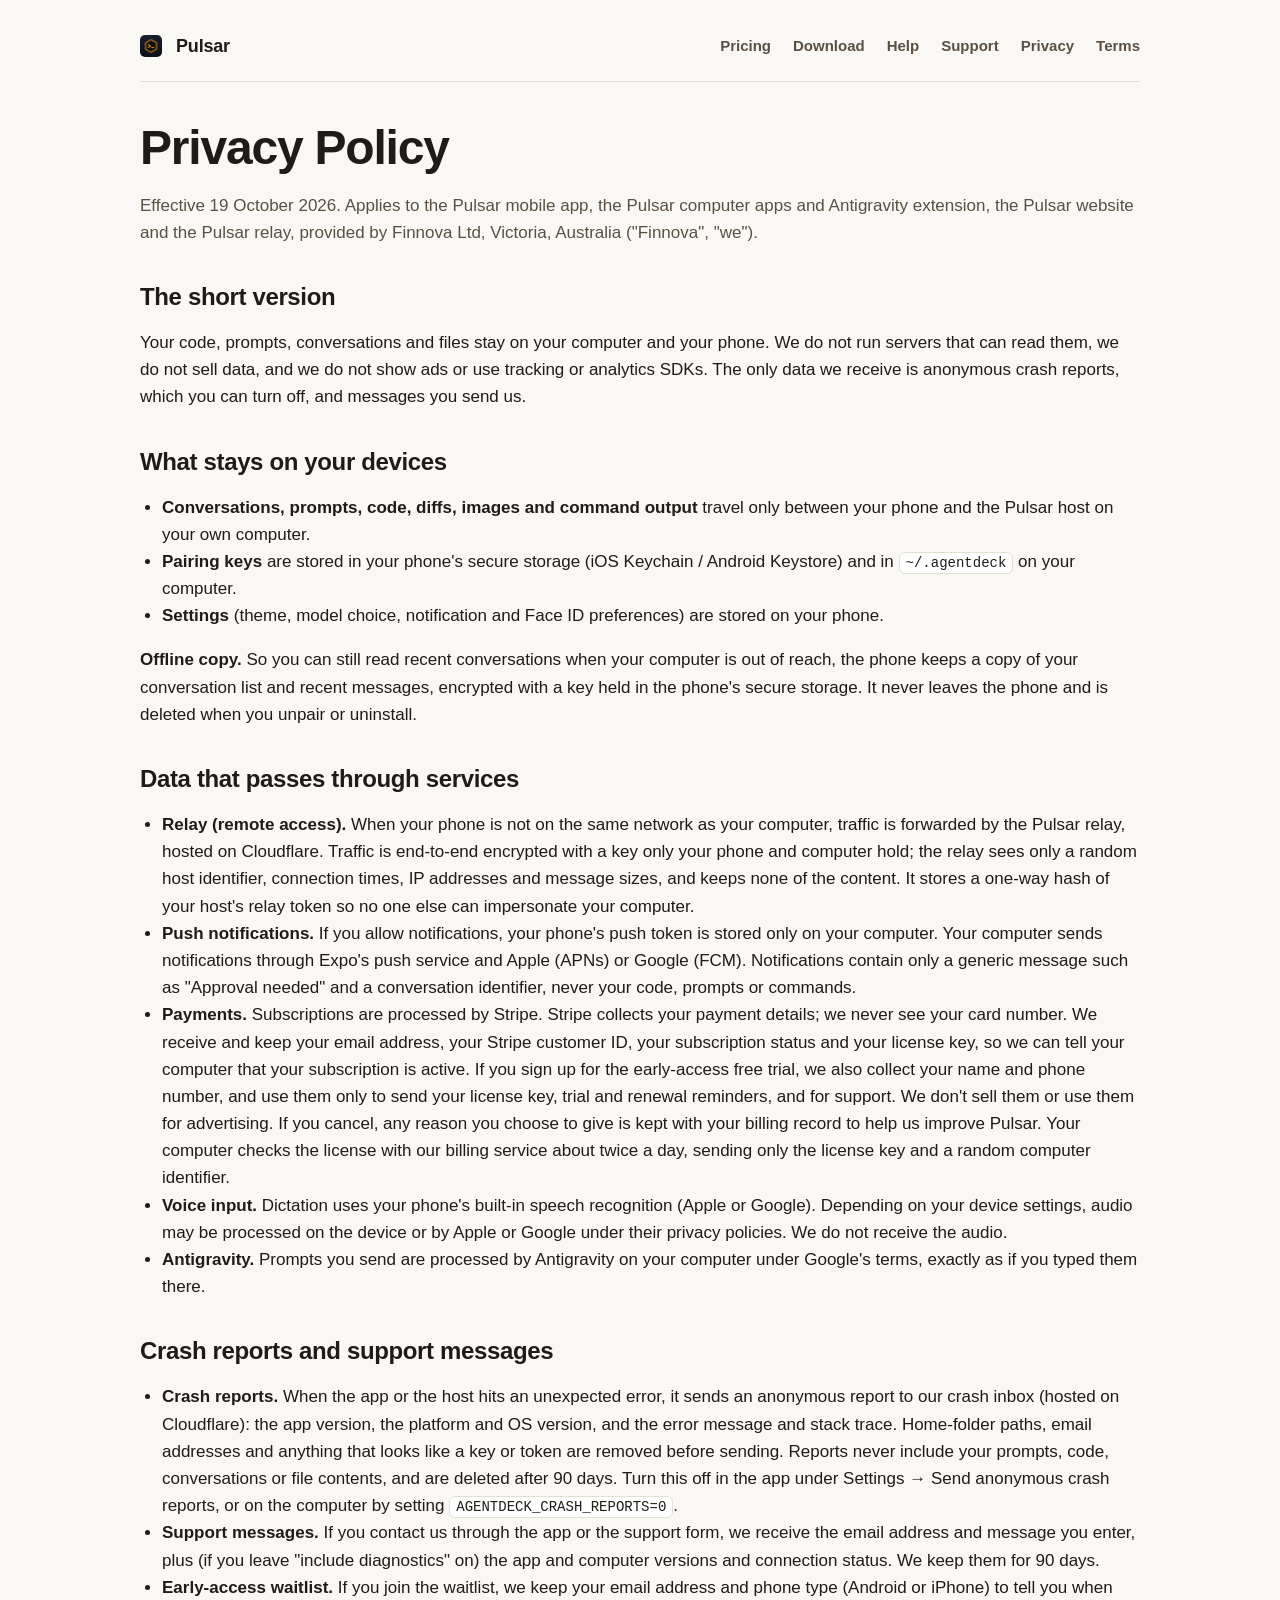
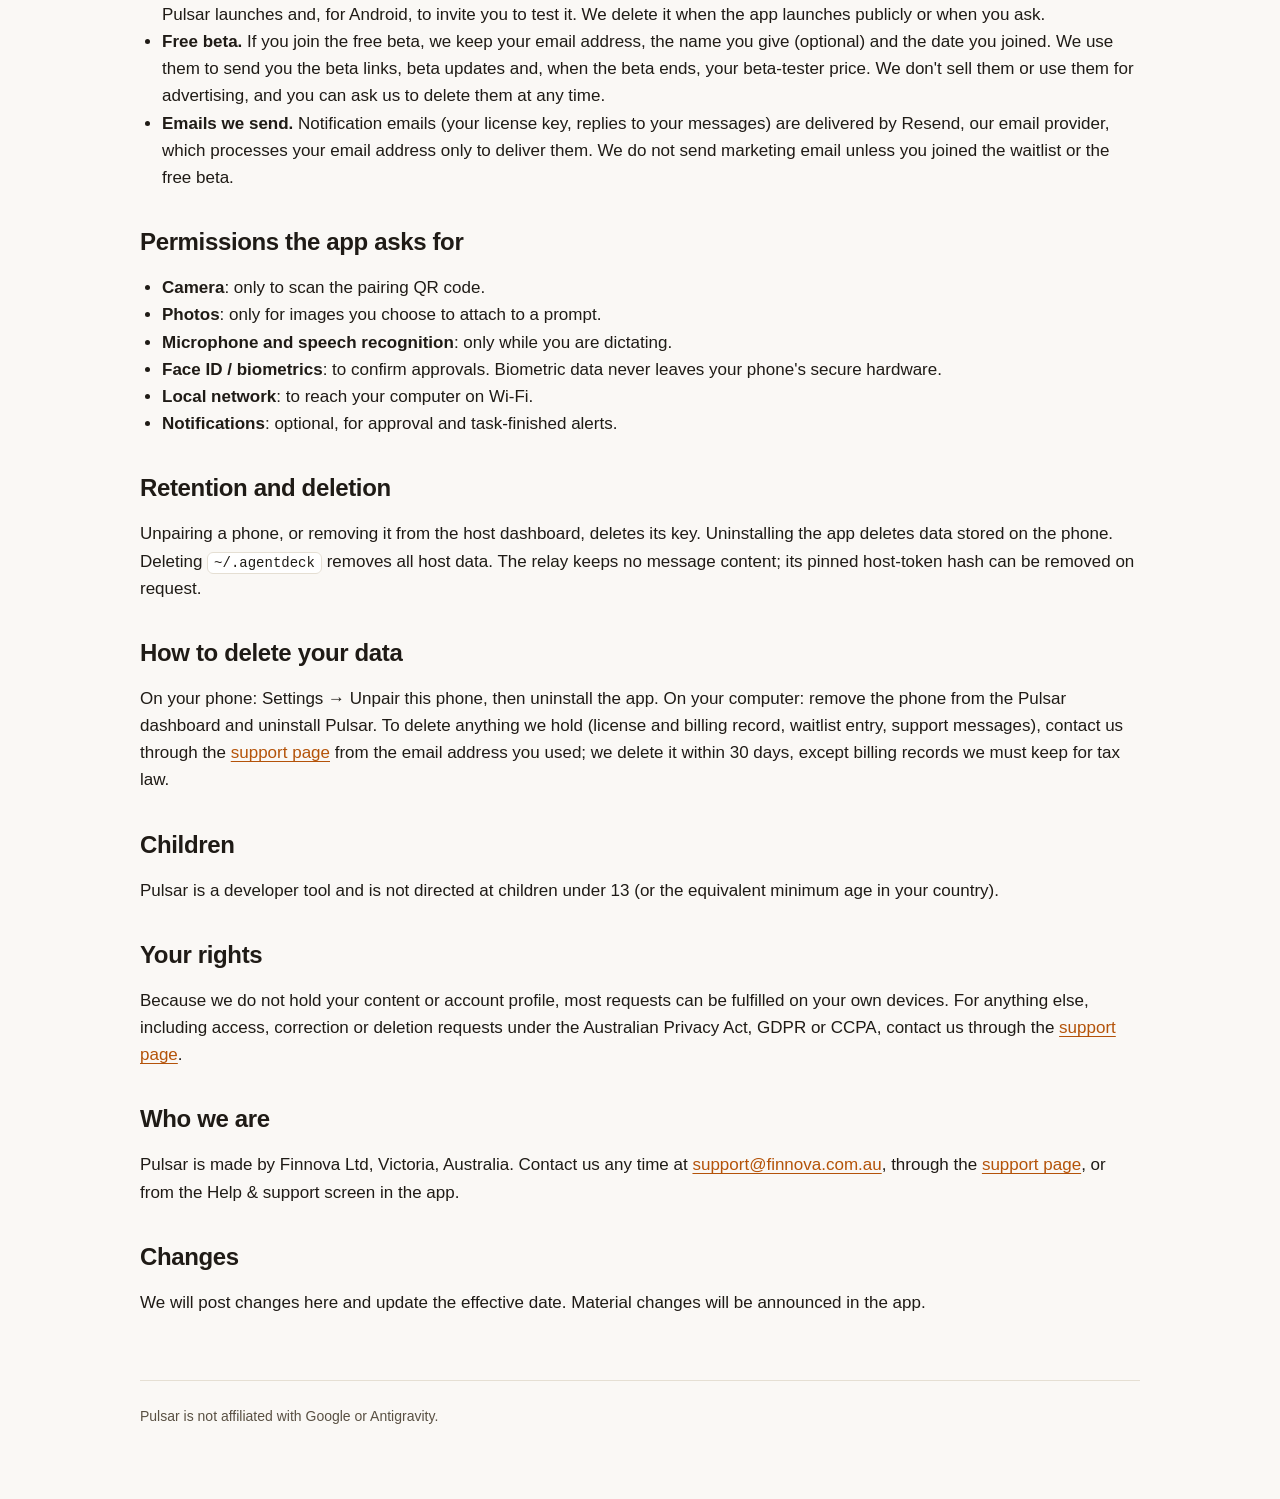
<file: privacy.html>
<!doctype html>
<html lang="en"><head><meta charset="utf-8"><meta name="viewport" content="width=device-width,initial-scale=1">
<title>Pulsar Privacy Policy</title><link rel="icon" href="/favicon.png"><link rel="apple-touch-icon" href="/apple-touch-icon.png"><link rel="stylesheet" href="/style.css"></head><body><main>
<nav><a class="brand" href="/"><img src="/logo.png" alt="" width="22" height="22" style="vertical-align:-5px;border-radius:5px;margin-right:6px">Pulsar</a><a href="/pricing">Pricing</a><a href="/download">Download</a><a href="/help">Help</a><a href="/support">Support</a><a href="/privacy">Privacy</a><a href="/terms">Terms</a></nav>
<h1>Privacy Policy</h1>
<p class="muted">Effective 19 October 2026. Applies to the Pulsar mobile app, the Pulsar computer apps and Antigravity extension, the Pulsar website and the Pulsar relay, provided by Finnova Ltd, Victoria, Australia ("Finnova", "we").</p>

<h2>The short version</h2>
<p>Your code, prompts, conversations and files stay on your computer and your phone. We do not run servers that can read them, we do not sell data, and we do not show ads or use tracking or analytics SDKs. The only data we receive is anonymous crash reports, which you can turn off, and messages you send us.</p>

<h2>What stays on your devices</h2>
<ul>
<li><b>Conversations, prompts, code, diffs, images and command output</b> travel only between your phone and the Pulsar host on your own computer.</li>
<li><b>Pairing keys</b> are stored in your phone's secure storage (iOS Keychain / Android Keystore) and in <code>~/.agentdeck</code> on your computer.</li>
<li><b>Settings</b> (theme, model choice, notification and Face ID preferences) are stored on your phone.</li>
</ul>

<p><b>Offline copy.</b> So you can still read recent conversations when your computer is out of reach, the phone keeps a copy of your conversation list and recent messages, encrypted with a key held in the phone's secure storage. It never leaves the phone and is deleted when you unpair or uninstall.</p>
<h2>Data that passes through services</h2>
<ul>
<li><b>Relay (remote access).</b> When your phone is not on the same network as your computer, traffic is forwarded by the Pulsar relay, hosted on Cloudflare. Traffic is end-to-end encrypted with a key only your phone and computer hold; the relay sees only a random host identifier, connection times, IP addresses and message sizes, and keeps none of the content. It stores a one-way hash of your host's relay token so no one else can impersonate your computer.</li>
<li><b>Push notifications.</b> If you allow notifications, your phone's push token is stored only on your computer. Your computer sends notifications through Expo's push service and Apple (APNs) or Google (FCM). Notifications contain only a generic message such as "Approval needed" and a conversation identifier, never your code, prompts or commands.</li>
<li><b>Payments.</b> Subscriptions are processed by Stripe. Stripe collects your payment details; we never see your card number. We receive and keep your email address, your Stripe customer ID, your subscription status and your license key, so we can tell your computer that your subscription is active. If you sign up for the early-access free trial, we also collect your name and phone number, and use them only to send your license key, trial and renewal reminders, and for support. We don't sell them or use them for advertising. If you cancel, any reason you choose to give is kept with your billing record to help us improve Pulsar. Your computer checks the license with our billing service about twice a day, sending only the license key and a random computer identifier.</li>
<li><b>Voice input.</b> Dictation uses your phone's built-in speech recognition (Apple or Google). Depending on your device settings, audio may be processed on the device or by Apple or Google under their privacy policies. We do not receive the audio.</li>
<li><b>Antigravity.</b> Prompts you send are processed by Antigravity on your computer under Google's terms, exactly as if you typed them there.</li>
</ul>

<h2>Crash reports and support messages</h2>
<ul>
<li><b>Crash reports.</b> When the app or the host hits an unexpected error, it sends an anonymous report to our crash inbox (hosted on Cloudflare): the app version, the platform and OS version, and the error message and stack trace. Home-folder paths, email addresses and anything that looks like a key or token are removed before sending. Reports never include your prompts, code, conversations or file contents, and are deleted after 90 days. Turn this off in the app under Settings &rarr; Send anonymous crash reports, or on the computer by setting <code>AGENTDECK_CRASH_REPORTS=0</code>.</li>
<li><b>Support messages.</b> If you contact us through the app or the support form, we receive the email address and message you enter, plus (if you leave "include diagnostics" on) the app and computer versions and connection status. We keep them for 90 days.</li>
<li><b>Early-access waitlist.</b> If you join the waitlist, we keep your email address and phone type (Android or iPhone) to tell you when Pulsar launches and, for Android, to invite you to test it. We delete it when the app launches publicly or when you ask.</li>
<li><b>Free beta.</b> If you join the free beta, we keep your email address, the name you give (optional) and the date you joined. We use them to send you the beta links, beta updates and, when the beta ends, your beta-tester price. We don't sell them or use them for advertising, and you can ask us to delete them at any time.</li>
<li><b>Emails we send.</b> Notification emails (your license key, replies to your messages) are delivered by Resend, our email provider, which processes your email address only to deliver them. We do not send marketing email unless you joined the waitlist or the free beta.</li>
</ul>

<h2>Permissions the app asks for</h2>
<ul>
<li><b>Camera</b>: only to scan the pairing QR code.</li>
<li><b>Photos</b>: only for images you choose to attach to a prompt.</li>
<li><b>Microphone and speech recognition</b>: only while you are dictating.</li>
<li><b>Face ID / biometrics</b>: to confirm approvals. Biometric data never leaves your phone's secure hardware.</li>
<li><b>Local network</b>: to reach your computer on Wi-Fi.</li>
<li><b>Notifications</b>: optional, for approval and task-finished alerts.</li>
</ul>

<h2>Retention and deletion</h2>
<p>Unpairing a phone, or removing it from the host dashboard, deletes its key. Uninstalling the app deletes data stored on the phone. Deleting <code>~/.agentdeck</code> removes all host data. The relay keeps no message content; its pinned host-token hash can be removed on request.</p>

<h2 id="delete">How to delete your data</h2>
<p>On your phone: Settings → Unpair this phone, then uninstall the app. On your computer: remove the phone from the Pulsar dashboard and uninstall Pulsar. To delete anything we hold (license and billing record, waitlist entry, support messages), contact us through the <a href="/support">support page</a> from the email address you used; we delete it within 30 days, except billing records we must keep for tax law.</p>

<h2>Children</h2>
<p>Pulsar is a developer tool and is not directed at children under 13 (or the equivalent minimum age in your country).</p>

<h2>Your rights</h2>
<p>Because we do not hold your content or account profile, most requests can be fulfilled on your own devices. For anything else, including access, correction or deletion requests under the Australian Privacy Act, GDPR or CCPA, contact us through the <a href="/support">support page</a>.</p>

<h2>Who we are</h2>
<p>Pulsar is made by Finnova Ltd, Victoria, Australia. Contact us any time at <a href="mailto:support@finnova.com.au">support@finnova.com.au</a>, through the <a href="/support">support page</a>, or from the Help &amp; support screen in the app.</p>

<h2>Changes</h2>
<p>We will post changes here and update the effective date. Material changes will be announced in the app.</p>
<footer>Pulsar is not affiliated with Google or Antigravity.</footer>
</main></body></html>
</file>
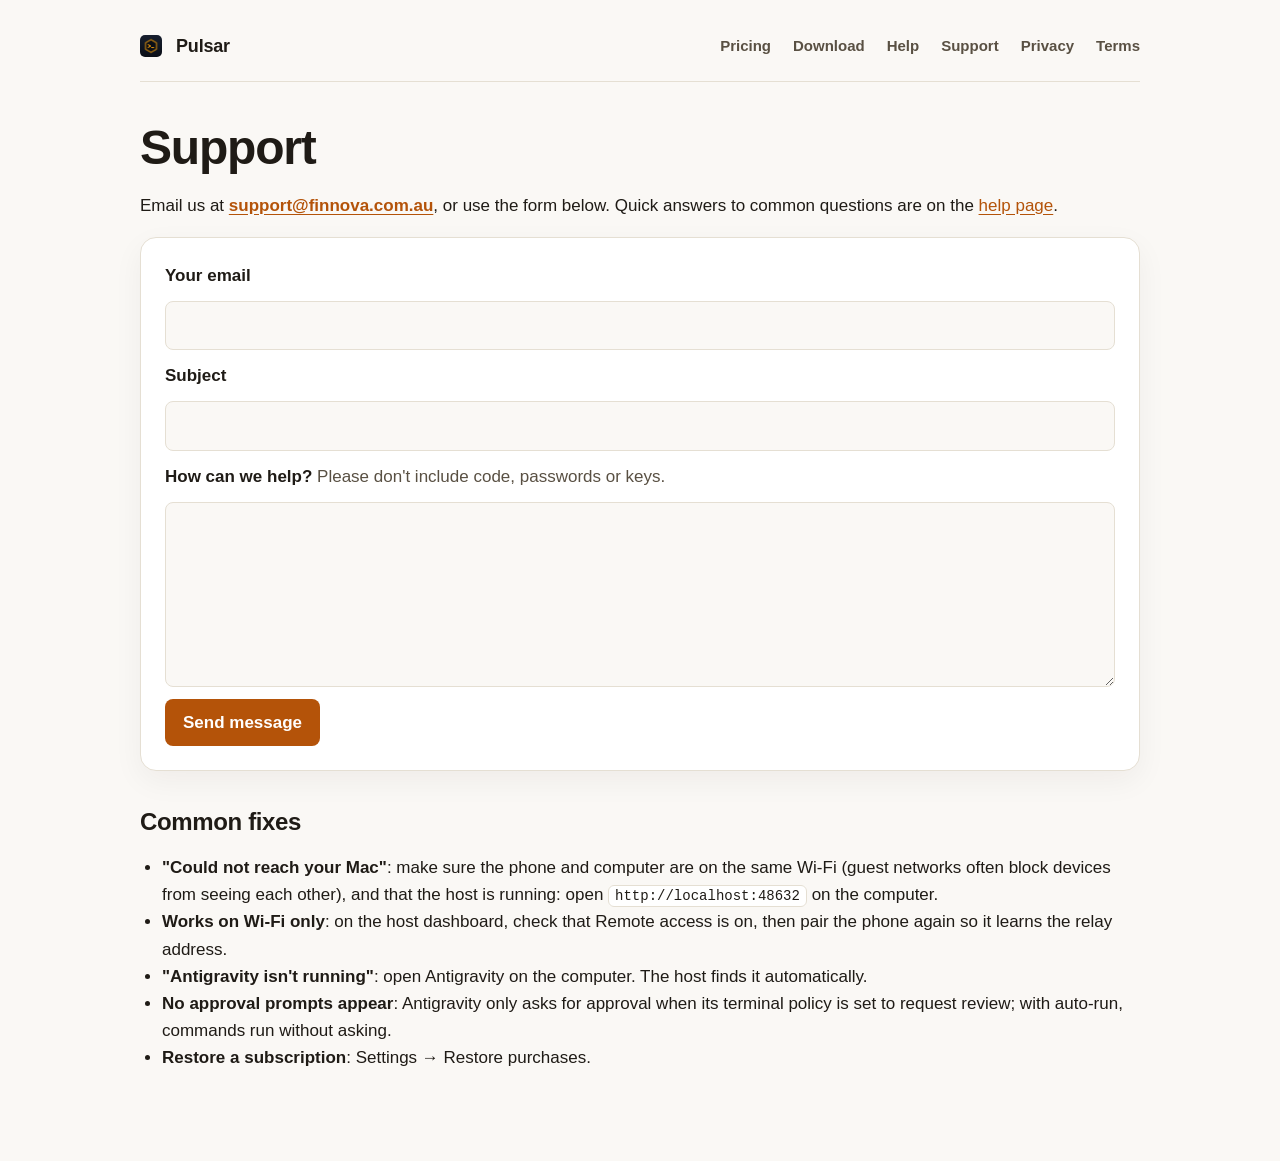
<file: support.html>
<!doctype html>
<html lang="en"><head><meta charset="utf-8"><meta name="viewport" content="width=device-width,initial-scale=1">
<title>Pulsar Support</title><link rel="icon" href="/favicon.png"><link rel="apple-touch-icon" href="/apple-touch-icon.png"><link rel="stylesheet" href="/style.css"></head><body><main>
<nav><a class="brand" href="/"><img src="/logo.png" alt="" width="22" height="22" style="vertical-align:-5px;border-radius:5px;margin-right:6px">Pulsar</a><a href="/pricing">Pricing</a><a href="/download">Download</a><a href="/help">Help</a><a href="/support">Support</a><a href="/privacy">Privacy</a><a href="/terms">Terms</a></nav>
<h1>Support</h1>
<p>Email us at <a href="mailto:support@finnova.com.au"><b>support@finnova.com.au</b></a>, or use the form below. Quick answers to common questions are on the <a href="/help">help page</a>.</p>
<p id="sent" class="card" hidden><b>Thanks, your message was sent.</b> We usually reply within two business days.</p>
<form class="card" method="post" action="https://agentdeck-telemetry.finnova.com.au/v1/support" style="display:grid;gap:12px">
<label for="email"><b>Your email</b></label>
<input id="email" name="email" type="email" required autocomplete="email" style="font:inherit;padding:10px;border:1px solid var(--border);border-radius:8px;background:var(--bg);color:var(--text)">
<label for="subject"><b>Subject</b></label>
<input id="subject" name="subject" maxlength="120" style="font:inherit;padding:10px;border:1px solid var(--border);border-radius:8px;background:var(--bg);color:var(--text)">
<label for="message"><b>How can we help?</b> <span class="muted">Please don't include code, passwords or keys.</span></label>
<textarea id="message" name="message" rows="6" required maxlength="4000" style="font:inherit;padding:10px;border:1px solid var(--border);border-radius:8px;background:var(--bg);color:var(--text)"></textarea>
<input type="hidden" name="source" value="website">
<button type="submit" style="justify-self:start;background:var(--accent);color:#fff;border:0;border-radius:8px;padding:10px 18px;font:inherit;font-weight:700;cursor:pointer">Send message</button>
</form>
<script>if(location.search.includes('sent=1'))document.getElementById('sent').hidden=false;</script>
<h2>Common fixes</h2>
<ul>
<li><b>"Could not reach your Mac"</b>: make sure the phone and computer are on the same Wi-Fi (guest networks often block devices from seeing each other), and that the host is running: open <code>http://localhost:48632</code> on the computer.</li>
<li><b>Works on Wi-Fi only</b>: on the host dashboard, check that Remote access is on, then pair the phone again so it learns the relay address.</li>
<li><b>"Antigravity isn't running"</b>: open Antigravity on the computer. The host finds it automatically.</li>
<li><b>No approval prompts appear</b>: Antigravity only asks for approval when its terminal policy is set to request review; with auto-run, commands run without asking.</li>
<li><b>Restore a subscription</b>: Settings → Restore purchases.</li>
</ul>
</main></body></html>
</file>
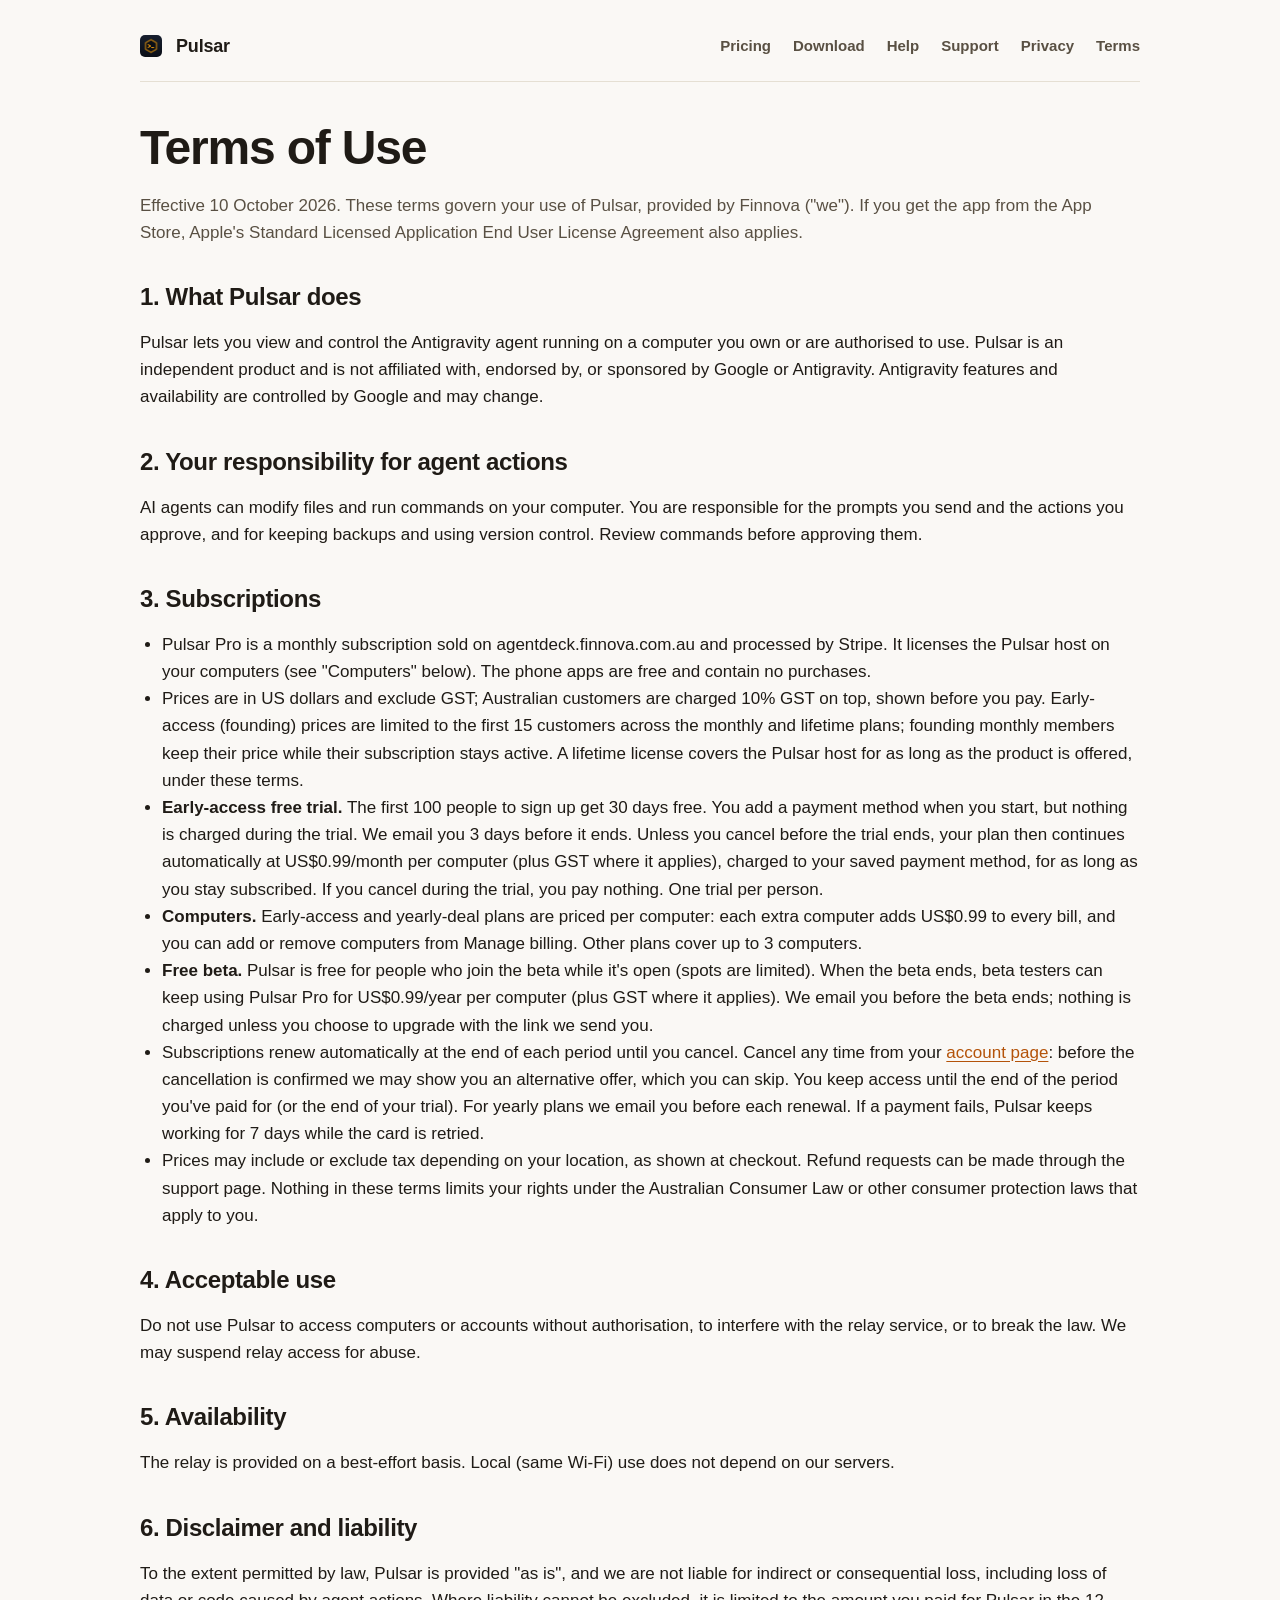
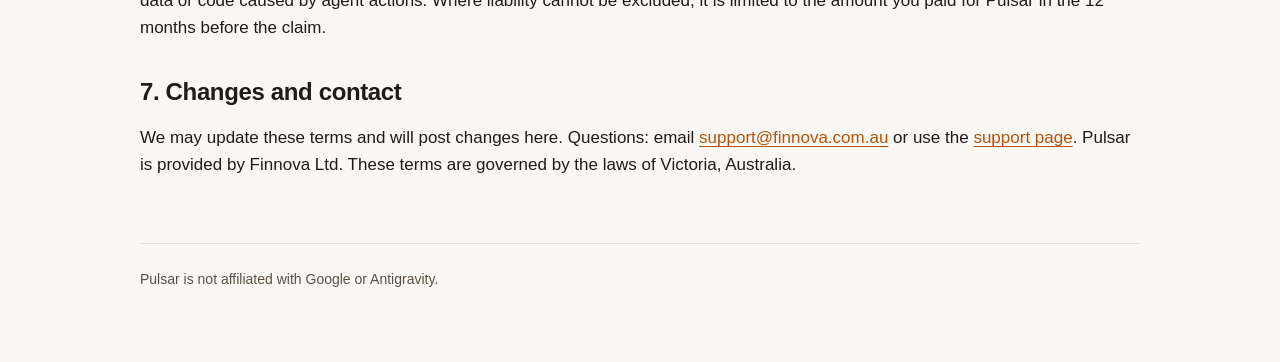
<file: terms.html>
<!doctype html>
<html lang="en"><head><meta charset="utf-8"><meta name="viewport" content="width=device-width,initial-scale=1">
<title>Pulsar Terms of Use</title><link rel="icon" href="/favicon.png"><link rel="apple-touch-icon" href="/apple-touch-icon.png"><link rel="stylesheet" href="/style.css"></head><body><main>
<nav><a class="brand" href="/"><img src="/logo.png" alt="" width="22" height="22" style="vertical-align:-5px;border-radius:5px;margin-right:6px">Pulsar</a><a href="/pricing">Pricing</a><a href="/download">Download</a><a href="/help">Help</a><a href="/support">Support</a><a href="/privacy">Privacy</a><a href="/terms">Terms</a></nav>
<h1>Terms of Use</h1>
<p class="muted">Effective 10 October 2026. These terms govern your use of Pulsar, provided by Finnova ("we"). If you get the app from the App Store, Apple's Standard Licensed Application End User License Agreement also applies.</p>

<h2>1. What Pulsar does</h2>
<p>Pulsar lets you view and control the Antigravity agent running on a computer you own or are authorised to use. Pulsar is an independent product and is not affiliated with, endorsed by, or sponsored by Google or Antigravity. Antigravity features and availability are controlled by Google and may change.</p>

<h2>2. Your responsibility for agent actions</h2>
<p>AI agents can modify files and run commands on your computer. You are responsible for the prompts you send and the actions you approve, and for keeping backups and using version control. Review commands before approving them.</p>

<h2>3. Subscriptions</h2>
<ul>
<li>Pulsar Pro is a monthly subscription sold on agentdeck.finnova.com.au and processed by Stripe. It licenses the Pulsar host on your computers (see "Computers" below). The phone apps are free and contain no purchases.</li>
<li>Prices are in US dollars and exclude GST; Australian customers are charged 10% GST on top, shown before you pay. Early-access (founding) prices are limited to the first 15 customers across the monthly and lifetime plans; founding monthly members keep their price while their subscription stays active. A lifetime license covers the Pulsar host for as long as the product is offered, under these terms.</li>
<li><b>Early-access free trial.</b> The first 100 people to sign up get 30 days free. You add a payment method when you start, but nothing is charged during the trial. We email you 3 days before it ends. Unless you cancel before the trial ends, your plan then continues automatically at US$0.99/month per computer (plus GST where it applies), charged to your saved payment method, for as long as you stay subscribed. If you cancel during the trial, you pay nothing. One trial per person.</li>
<li><b>Computers.</b> Early-access and yearly-deal plans are priced per computer: each extra computer adds US$0.99 to every bill, and you can add or remove computers from Manage billing. Other plans cover up to 3 computers.</li>
<li><b>Free beta.</b> Pulsar is free for people who join the beta while it's open (spots are limited). When the beta ends, beta testers can keep using Pulsar Pro for US$0.99/year per computer (plus GST where it applies). We email you before the beta ends; nothing is charged unless you choose to upgrade with the link we send you.</li>
<li>Subscriptions renew automatically at the end of each period until you cancel. Cancel any time from your <a href="/account">account page</a>: before the cancellation is confirmed we may show you an alternative offer, which you can skip. You keep access until the end of the period you've paid for (or the end of your trial). For yearly plans we email you before each renewal. If a payment fails, Pulsar keeps working for 7 days while the card is retried.</li>
<li>Prices may include or exclude tax depending on your location, as shown at checkout. Refund requests can be made through the support page. Nothing in these terms limits your rights under the Australian Consumer Law or other consumer protection laws that apply to you.</li>
</ul>

<h2>4. Acceptable use</h2>
<p>Do not use Pulsar to access computers or accounts without authorisation, to interfere with the relay service, or to break the law. We may suspend relay access for abuse.</p>

<h2>5. Availability</h2>
<p>The relay is provided on a best-effort basis. Local (same Wi-Fi) use does not depend on our servers.</p>

<h2>6. Disclaimer and liability</h2>
<p>To the extent permitted by law, Pulsar is provided "as is", and we are not liable for indirect or consequential loss, including loss of data or code caused by agent actions. Where liability cannot be excluded, it is limited to the amount you paid for Pulsar in the 12 months before the claim.</p>

<h2>7. Changes and contact</h2>
<p>We may update these terms and will post changes here. Questions: email <a href="mailto:support@finnova.com.au">support@finnova.com.au</a> or use the <a href="/support">support page</a>. Pulsar is provided by Finnova Ltd. These terms are governed by the laws of Victoria, Australia.</p>
<footer>Pulsar is not affiliated with Google or Antigravity.</footer>
</main></body></html>
</file>
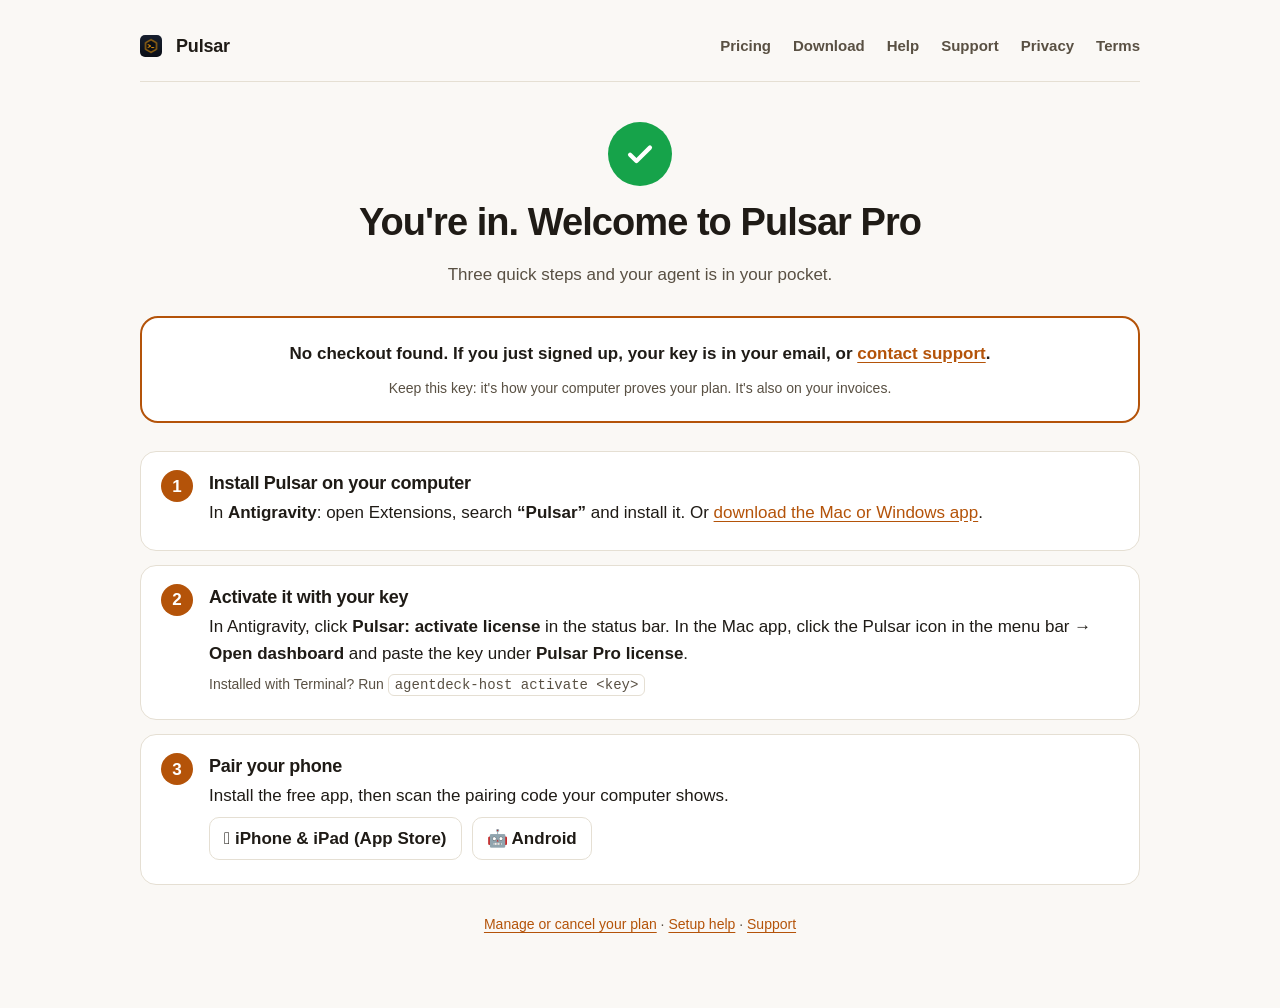
<file: thanks.html>
<!doctype html>
<html lang="en"><head><meta charset="utf-8"><meta name="viewport" content="width=device-width,initial-scale=1"><meta name="referrer" content="no-referrer">
<title>Welcome to Pulsar Pro</title><link rel="icon" href="/favicon.png"><link rel="apple-touch-icon" href="/apple-touch-icon.png"><link rel="stylesheet" href="/style.css"></head><body><main>
<nav><a class="brand" href="/"><img src="/logo.png" alt="" width="22" height="22" style="vertical-align:-5px;border-radius:5px;margin-right:6px">Pulsar</a><a href="/pricing">Pricing</a><a href="/download">Download</a><a href="/help">Help</a><a href="/support">Support</a><a href="/privacy">Privacy</a><a href="/terms">Terms</a></nav>

<header class="welcome">
  <div class="tick" aria-hidden="true"><svg viewBox="0 0 24 24"><path d="m5 12.5 4.5 4.5L19 7.5"/></svg></div>
  <h1 id="title">You're in. Welcome to Pulsar Pro</h1>
  <p id="sub" class="muted">Three quick steps and your agent is in your pocket.</p>
</header>

<section class="keycard">
  <p id="status" class="label">Getting your license key…</p>
  <div id="keywrap" hidden class="keyrow"><code id="key"></code><button id="copy" type="button">Copy</button></div>
  <p class="muted small">Keep this key: it's how your computer proves your plan. It's also on your invoices<span id="emailed" hidden>, and we've emailed it to you</span>.</p>
</section>

<section class="steps">
  <div class="step"><span class="num">1</span><div><h2>Install Pulsar on your computer</h2>
    <p>In <b>Antigravity</b>: open Extensions, search <b>“Pulsar”</b> and install it. Or <a href="/download">download the Mac or Windows app</a>.</p></div></div>
  <div class="step"><span class="num">2</span><div><h2>Activate it with your key</h2>
    <p>In Antigravity, click <b>Pulsar: activate license</b> in the status bar. In the Mac app, click the Pulsar icon in the menu bar → <b>Open dashboard</b> and paste the key under <b>Pulsar Pro license</b>.</p>
    <p class="muted small">Installed with Terminal? Run <code id="cmd">agentdeck-host activate &lt;key&gt;</code></p></div></div>
  <div class="step"><span class="num">3</span><div><h2>Pair your phone</h2>
    <p>Install the free app, then scan the pairing code your computer shows.</p>
    <p class="stores"><a href="https://apps.apple.com/au/app/pulsar-ai-agent-remote/id6824424776"> iPhone &amp; iPad (App Store)</a><a href="/download#android">🤖 Android</a></p></div></div>
</section>

<p class="center muted small"><a id="manage" href="/account">Manage or cancel your plan</a> · <a href="/help">Setup help</a> · <a href="/support">Support</a></p>

<style>
[hidden]{display:none!important}
.welcome{text-align:center;margin:8px 0 28px}
.tick{width:64px;height:64px;margin:0 auto 16px;border-radius:50%;background:#16A34A;display:grid;place-items:center;animation:pop .5s cubic-bezier(.2,1.4,.4,1)}
.tick svg{width:34px;height:34px;fill:none;stroke:#fff;stroke-width:3;stroke-linecap:round;stroke-linejoin:round}
@keyframes pop{from{transform:scale(.4);opacity:0}}
.welcome h1{font-size:clamp(28px,5vw,38px);margin:0 0 8px}
.keycard{background:var(--surface);border:2px solid var(--accent);border-radius:18px;padding:22px;text-align:center;margin-bottom:28px}
.label{margin:0 0 10px;font-weight:700}
.keyrow{display:flex;gap:10px;justify-content:center;align-items:center;flex-wrap:wrap;margin-bottom:10px}
.keyrow code{font-size:clamp(17px,4vw,22px);padding:8px 14px;user-select:all;letter-spacing:.04em}
.keyrow button{font:inherit;font-weight:700;border:0;background:var(--accent);color:#fff;border-radius:10px;padding:9px 16px;cursor:pointer}
.small{font-size:14px;margin:6px 0 0}
.steps{display:grid;gap:14px;margin-bottom:28px}
.step{display:flex;gap:16px;align-items:flex-start;background:var(--surface);border:1px solid var(--border);border-radius:16px;padding:18px 20px}
.step h2{font-size:18px;margin:2px 0 4px}.step p{margin:0 0 6px}
.num{flex:none;display:grid;place-items:center;width:32px;height:32px;border-radius:50%;background:var(--accent);color:#fff;font-weight:800}
.stores{display:flex;gap:10px;flex-wrap:wrap;margin-top:8px!important}
.stores a{text-decoration:none;font-weight:700;border:1px solid var(--border);border-radius:10px;padding:7px 14px;color:var(--text)}
.center{text-align:center}
@media (prefers-reduced-motion:reduce){.tick{animation:none}}
</style>
<script>
const BILL='https://agentdeck-billing.finnova.com.au';
const id=new URLSearchParams(location.search).get('session_id');
const $=(x)=>document.getElementById(x);
const date=(s)=>new Date(s*1000).toLocaleDateString(undefined,{day:'numeric',month:'long',year:'numeric'});
function show(r){
  try{localStorage.setItem('agentdeck.key.'+id,JSON.stringify(r))}catch(e){}
  $('status').textContent='Your Pulsar Pro license key';$('key').textContent=r.key;$('keywrap').hidden=false;
  $('cmd').textContent='node ~/.agentdeck/bin/agentdeck-host.cjs activate '+r.key;
  $('manage').href='/account#key='+encodeURIComponent(r.key);
  if(r.plan==='trial'){
    $('title').textContent='Your 90-day free trial has started';
    $('sub').textContent='Nothing charged today.'+(r.trialEnd?' Your trial runs until '+date(r.trialEnd)+', and we\'ll email you 3 days before it ends.':' We\'ll email you 3 days before it ends.');
  }
}
let tries=0;
async function poll(){
  if(!id){$('status').innerHTML='No checkout found. If you just signed up, your key is in your email, or <a href="/support">contact support</a>.';return;}
  try{const saved=localStorage.getItem('agentdeck.key.'+id);if(saved)return show(saved.startsWith('{')?JSON.parse(saved):{key:saved});}catch(e){}
  try{const r=await (await fetch(BILL+'/v1/session?session_id='+encodeURIComponent(id))).json();if(r.key)return show(r);
    if(r.error){$('status').innerHTML='We couldn\'t find that sign-up. Your key is in your welcome email, or <a href="/support">contact support</a>.';return;}}catch(e){}
  if(++tries<20)setTimeout(poll,2000);else $('status').innerHTML='You\'re signed up, but the key is taking a while. Refresh in a minute or <a href="/support">contact support</a>.';
}
poll();
fetch(BILL+'/health').then(r=>r.json()).then(h=>{if(h.emailsKeys)$('emailed').hidden=false;}).catch(()=>{});
$('copy').onclick=async()=>{try{await navigator.clipboard.writeText($('key').textContent);$('copy').textContent='Copied';setTimeout(()=>$('copy').textContent='Copy',1500);}catch(e){}};
</script>
</main></body></html>
</file>
<file: style.css>
:root{
  --bg:#FAF8F5;
  --surface:#FFFFFF;
  --border:#E5DFD3;
  --text:#1F1B16;
  --muted:#595043;
  --accent:#B45309;
  --accent-hover:#92400E;
  --ok:#16A34A;
  --shadow:0 10px 30px rgba(31,27,22,.05);
}
@media (prefers-color-scheme:dark){
  :root{
    --bg:#0B0F17;
    --surface:#141A23;
    --border:#263142;
    --text:#F1F5F9;
    --muted:#94A3B8;
    --accent:#F59E0B;
    --accent-hover:#FBBF24;
    --shadow:0 14px 36px rgba(0,0,0,.35);
  }
}
*{box-sizing:border-box}
body{
  margin:0;
  background:var(--bg);
  color:var(--text);
  font:17px/1.6 -apple-system,BlinkMacSystemFont,"Segoe UI",Roboto,sans-serif;
  -webkit-font-smoothing:antialiased;
}
main{max-width:1040px;margin:0 auto;padding:32px 20px 72px}
nav{
  display:flex;
  align-items:center;
  gap:22px;
  flex-wrap:wrap;
  padding-bottom:20px;
  margin-bottom:40px;
  border-bottom:1px solid var(--border);
  font-size:15px;
  font-weight:600;
}
nav a{color:var(--muted);text-decoration:none;transition:color .15s ease}
nav a:hover{color:var(--text)}
nav a.brand{
  display:inline-flex;
  align-items:center;
  gap:8px;
  color:var(--text);
  font-weight:800;
  font-size:18px;
  letter-spacing:-.01em;
  margin-right:auto;
}
nav a.brand img{vertical-align:middle;border-radius:6px}
h1{font-size:clamp(32px,4.5vw,48px);line-height:1.1;letter-spacing:-.025em;margin:0 0 14px}
h2{font-size:24px;line-height:1.25;letter-spacing:-.015em;margin:36px 0 12px}
h3{font-size:18px;line-height:1.3;margin:0 0 8px}
p,li{color:var(--text)}
.muted{color:var(--muted)}
a{color:var(--accent);text-Underline-offset:3px}
.card{
  background:var(--surface);
  border:1px solid var(--border);
  border-radius:16px;
  padding:24px;
  margin:18px 0;
  box-shadow:var(--shadow);
}
code{
  font:14px ui-monospace,Menlo,monospace;
  background:var(--surface);
  border:1px solid var(--border);
  border-radius:6px;
  padding:2px 6px;
  word-break:break-all;
}
ul{padding-left:22px}
footer{
  margin-top:64px;
  padding-top:24px;
  border-top:1px solid var(--border);
  font-size:14px;
  color:var(--muted);
  display:flex;
  justify-content:space-between;
  flex-wrap:wrap;
  gap:12px;
}
.eyebrow{
  display:inline-flex;
  align-items:center;
  gap:8px;
  margin:0 0 14px;
  padding:5px 13px;
  border-radius:999px;
  background:color-mix(in srgb,var(--accent) 13%,transparent);
  color:var(--accent);
  font-size:13px;
  font-weight:700;
  letter-spacing:.04em;
  text-transform:uppercase;
}
.btn{
  display:inline-flex;
  align-items:center;
  justify-content:center;
  gap:8px;
  background:var(--accent);
  color:#fff!important;
  text-decoration:none;
  border-radius:12px;
  padding:13px 24px;
  font-weight:800;
  font-size:16px;
  border:1px solid transparent;
  box-shadow:0 8px 22px color-mix(in srgb,var(--accent) 32%,transparent);
  transition:transform .15s ease,box-shadow .15s ease,background .15s ease;
  cursor:pointer;
}
.btn:hover{
  transform:translateY(-1px);
  box-shadow:0 12px 26px color-mix(in srgb,var(--accent) 42%,transparent);
}
.btn-outline{
  background:var(--surface);
  color:var(--text)!important;
  border:1px solid var(--border);
  box-shadow:var(--shadow);
}
.btn-outline:hover{
  border-color:var(--accent);
  color:var(--accent)!important;
  box-shadow:var(--shadow);
}
.soon{
  background:var(--surface);
  border:1px solid var(--accent);
  border-left-width:4px;
  border-radius:12px;
  padding:12px 16px;
  margin:14px 0 18px;
}
.soon b{color:var(--accent)}
</file>
